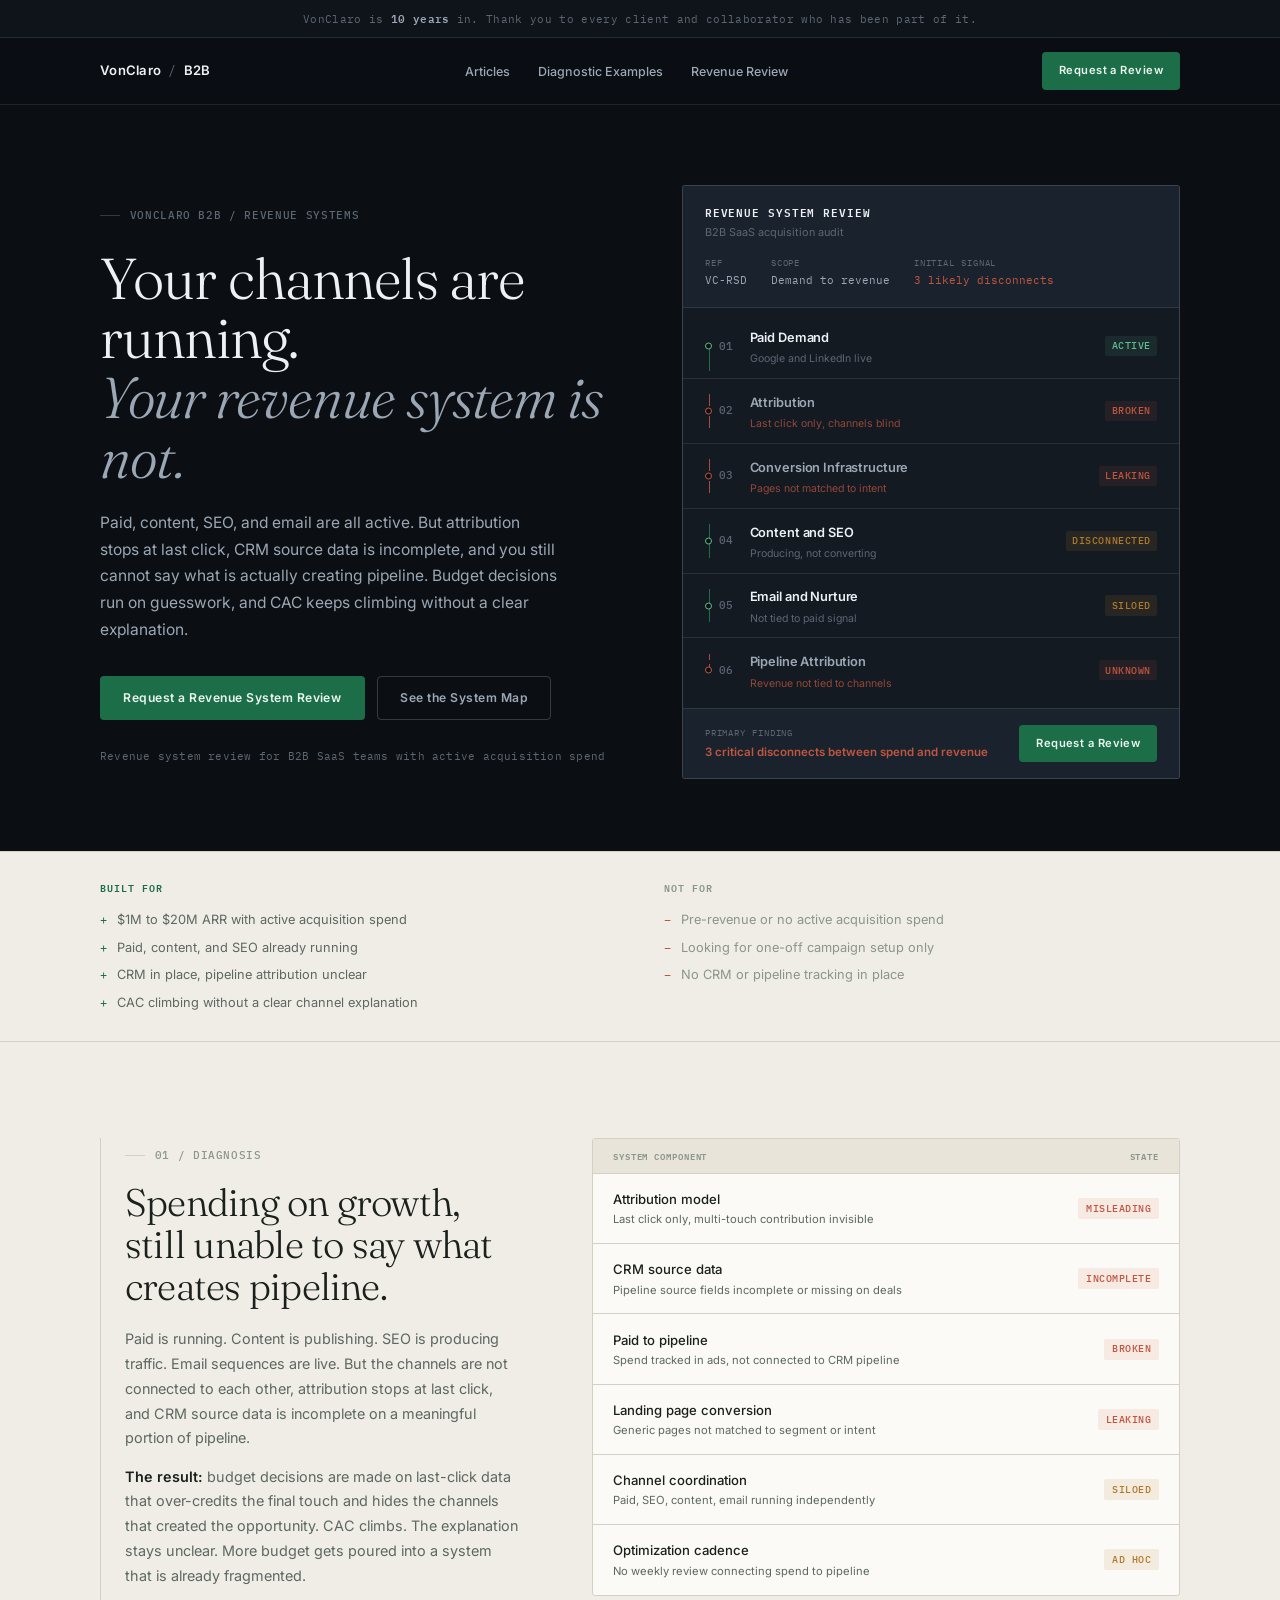
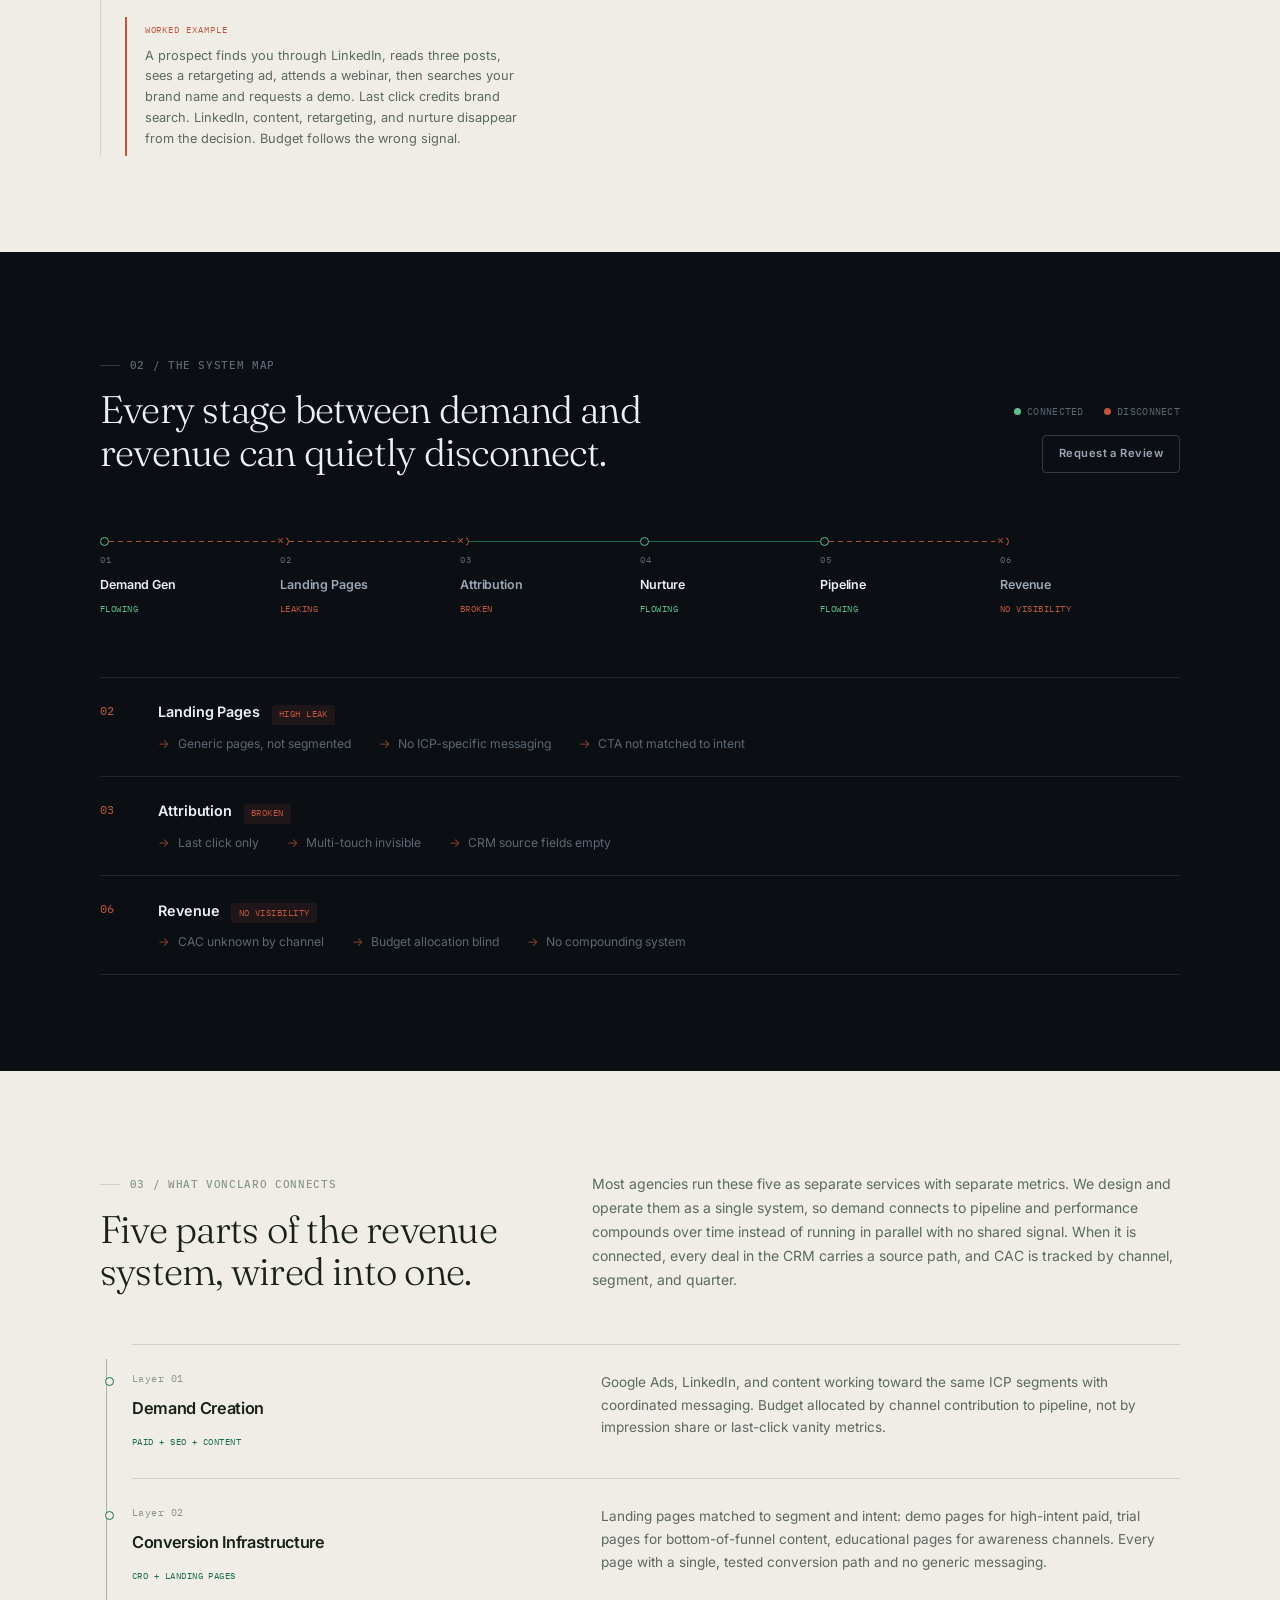
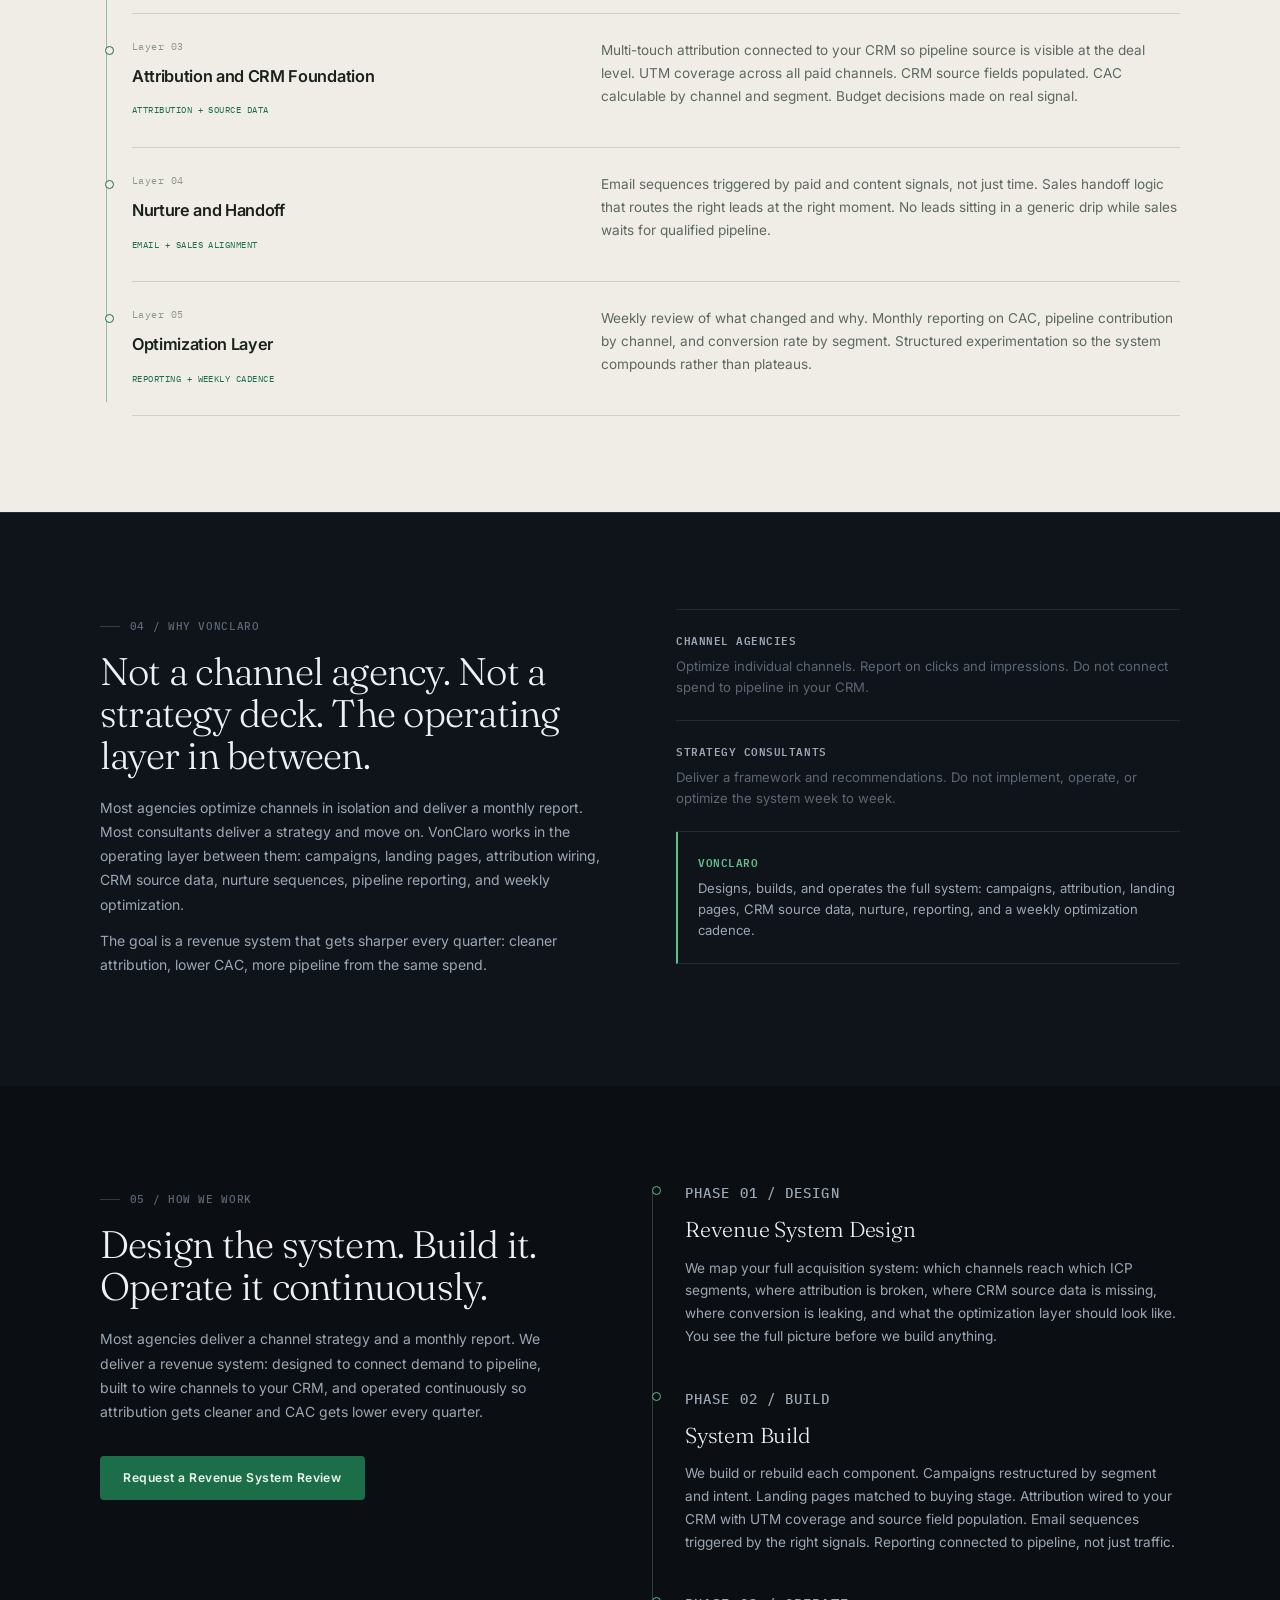
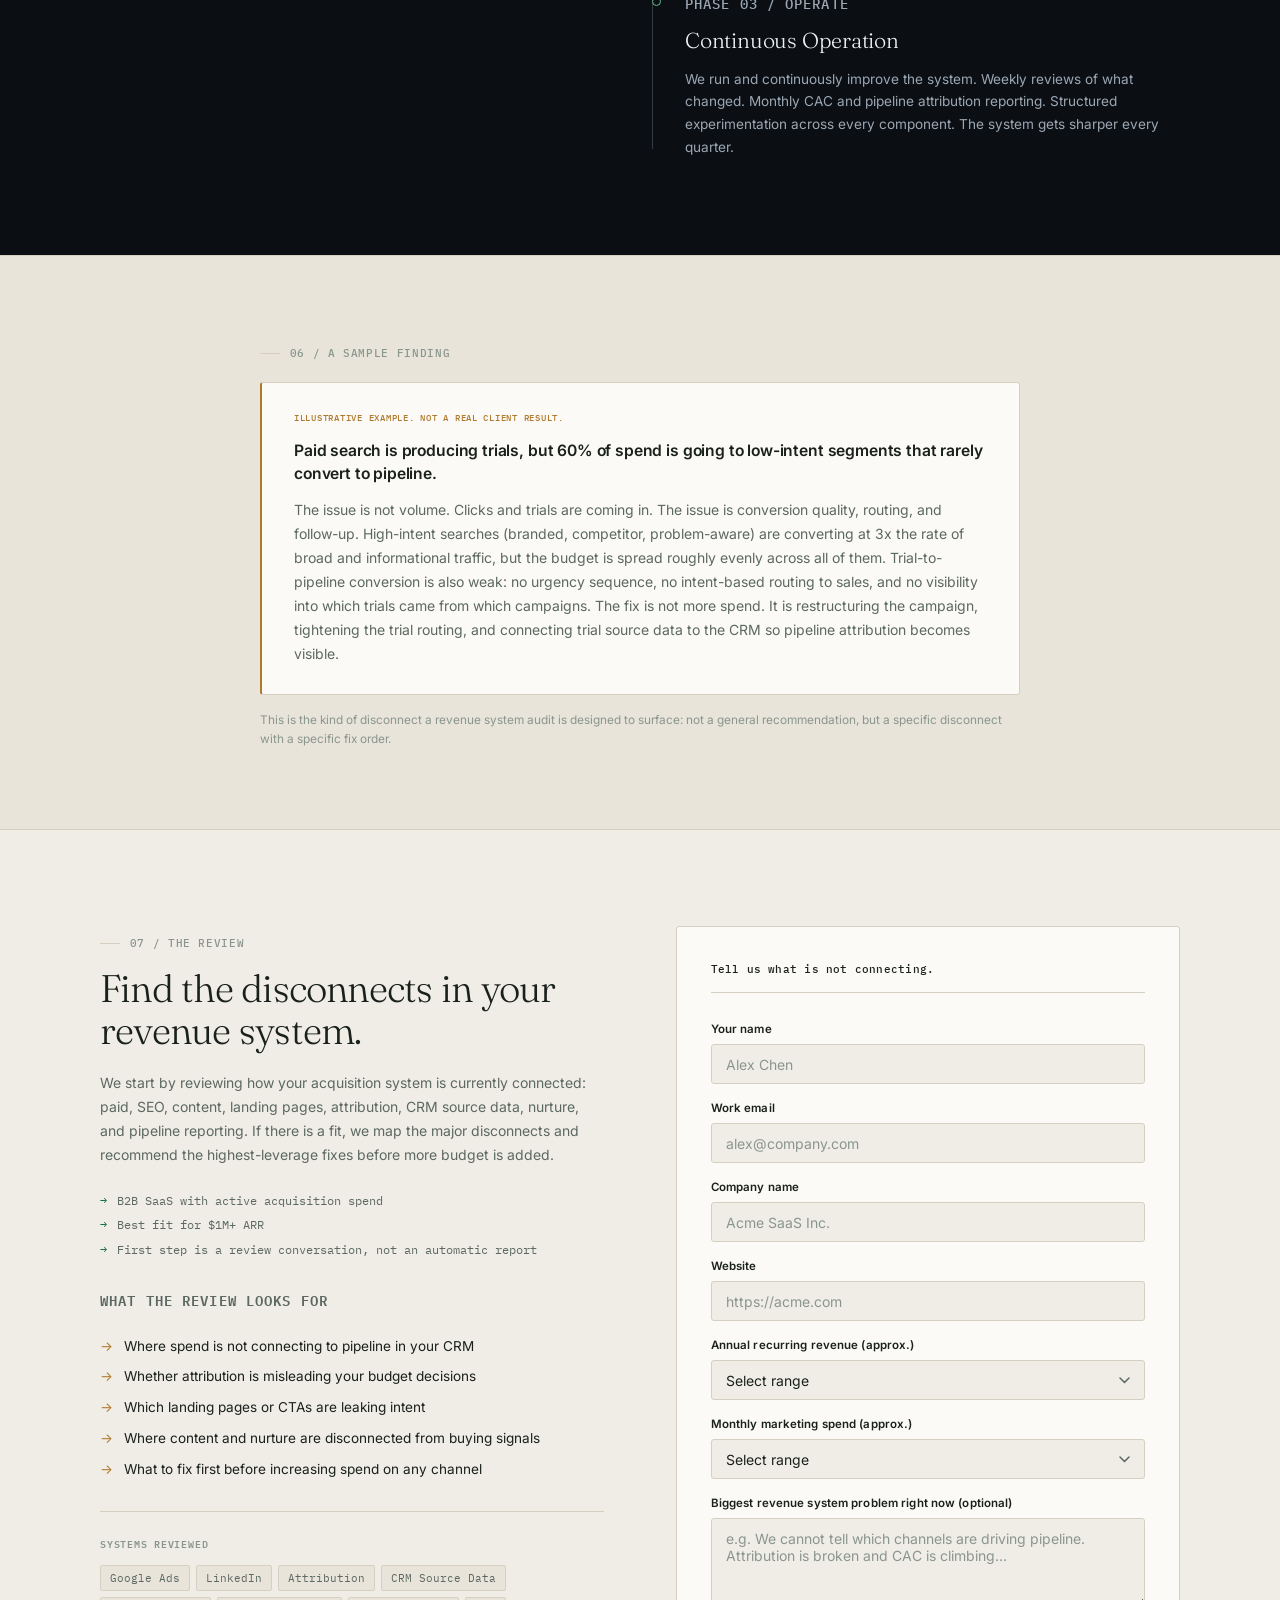
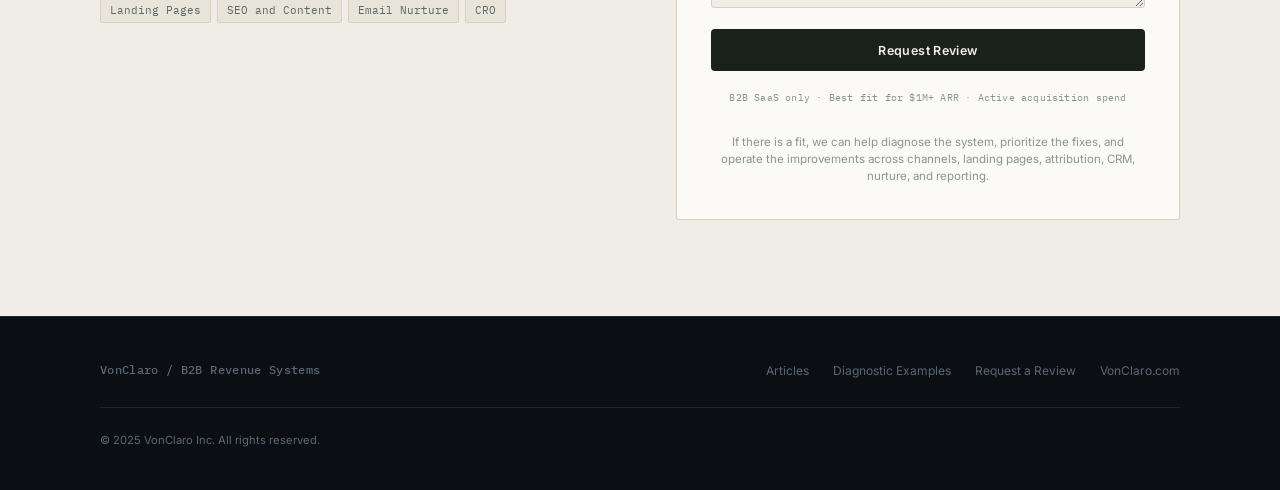
<file: index.html>
<!DOCTYPE html>
<html lang="en">
<head>
  <meta charset="UTF-8" />
  <meta name="viewport" content="width=device-width, initial-scale=1.0" />
  <title>B2B Revenue Systems for SaaS Companies | VonClaro</title>
  <meta name="description" content="VonClaro audits and rebuilds the revenue system behind paid, content, attribution, landing pages, nurture, and CRM so budget decisions are based on pipeline, not guesswork." />
  <link rel="stylesheet" href="/css/content.css" />
  <link rel="icon" href="https://vonclaro.com/favicon.png" />
</head>
<body>
<div class="announcement"><div class="container"><p class="announcement__text">VonClaro is <strong>10 years</strong> in. Thank you to every client and collaborator who has been part of it.</p></div></div>

<nav class="nav">
  <div class="container">
    <div class="nav__inner">
      <a href="/" class="nav__logo">VonClaro <span class="nav__logo-sep">/</span> B2B</a>
      <ul class="nav__links">
        <li><a href="/articles/">Articles</a></li>
        <li><a href="/case-studies/">Diagnostic Examples</a></li>
        <li><a href="#audit">Revenue Review</a></li>
      </ul>
      <a href="#audit" class="btn btn--primary btn--sm">Request a Review</a>
    </div>
  </div>
</nav>

<!-- HERO -->
<section class="hero">
  <div class="container">
    <div class="hero__grid">
      <div class="hero__copy">
        <div class="hero__kicker"><span class="sec-mark sec-mark--dark">VonClaro B2B / Revenue Systems</span></div>
        <h1 class="hero__h1">Your channels are running.<br><em>Your revenue system is not.</em></h1>
        <p class="hero__sub">Paid, content, SEO, and email are all active. But attribution stops at last click, CRM source data is incomplete, and you still cannot say what is actually creating pipeline. Budget decisions run on guesswork, and CAC keeps climbing without a clear explanation.</p>
        <div class="hero__actions">
          <a href="#audit" class="btn btn--primary">Request a Revenue System Review</a>
          <a href="#sysmap" class="btn btn--ghost">See the System Map</a>
        </div>
        <p class="hero__trust">Revenue system review for B2B SaaS teams with active acquisition spend</p>
      </div>

      <!-- Annotated revenue audit artifact -->
      <aside class="audit-doc" aria-label="Revenue system diagnostic example">
        <div class="audit-doc__head">
          <div class="audit-doc__title">
            <span class="audit-doc__kicker">Revenue System Review</span>
            <span class="audit-doc__scope">B2B SaaS acquisition audit</span>
          </div>
          <dl class="audit-doc__meta">
            <div><dt>Ref</dt><dd>VC-RSD</dd></div>
            <div><dt>Scope</dt><dd>Demand to revenue</dd></div>
            <div><dt>Initial signal</dt><dd class="is-leak">3 likely disconnects</dd></div>
          </dl>
        </div>
        <ol class="ledger">
          <li class="ledger__row">
            <span class="ledger__code">01</span>
            <span><span class="ledger__name">Paid Demand</span><span class="ledger__note">Google and LinkedIn live</span></span>
            <span class="ledger__state ledger__state--ok">Active</span>
          </li>
          <li class="ledger__row ledger__row--leak ledger__row--break">
            <span class="ledger__code">02</span>
            <span><span class="ledger__name">Attribution</span><span class="ledger__note">Last click only, channels blind</span></span>
            <span class="ledger__state ledger__state--leak">Broken</span>
          </li>
          <li class="ledger__row ledger__row--leak ledger__row--break">
            <span class="ledger__code">03</span>
            <span><span class="ledger__name">Conversion Infrastructure</span><span class="ledger__note">Pages not matched to intent</span></span>
            <span class="ledger__state ledger__state--leak">Leaking</span>
          </li>
          <li class="ledger__row">
            <span class="ledger__code">04</span>
            <span><span class="ledger__name">Content and SEO</span><span class="ledger__note">Producing, not converting</span></span>
            <span class="ledger__state ledger__state--warn">Disconnected</span>
          </li>
          <li class="ledger__row">
            <span class="ledger__code">05</span>
            <span><span class="ledger__name">Email and Nurture</span><span class="ledger__note">Not tied to paid signal</span></span>
            <span class="ledger__state ledger__state--warn">Siloed</span>
          </li>
          <li class="ledger__row ledger__row--leak ledger__row--break">
            <span class="ledger__code">06</span>
            <span><span class="ledger__name">Pipeline Attribution</span><span class="ledger__note">Revenue not tied to channels</span></span>
            <span class="ledger__state ledger__state--leak">Unknown</span>
          </li>
        </ol>
        <div class="audit-doc__foot">
          <div class="audit-doc__finding">
            <span class="audit-doc__finding-label">Primary finding</span>
            <span class="audit-doc__finding-val">3 critical disconnects between spend and revenue</span>
          </div>
          <a href="#audit" class="btn btn--primary btn--sm">Request a Review</a>
        </div>
      </aside>
    </div>
  </div>
</section>

<!-- QUALIFIER BAND -->
<div class="qual">
  <div class="container">
    <div class="qual__grid">
      <div>
        <p class="qual__head qual__head--fit">Built for</p>
        <ul class="qual__list qual__list--fit">
          <li>$1M to $20M ARR with active acquisition spend</li>
          <li>Paid, content, and SEO already running</li>
          <li>CRM in place, pipeline attribution unclear</li>
          <li>CAC climbing without a clear channel explanation</li>
        </ul>
      </div>
      <div>
        <p class="qual__head qual__head--not">Not for</p>
        <ul class="qual__list qual__list--not">
          <li>Pre-revenue or no active acquisition spend</li>
          <li>Looking for one-off campaign setup only</li>
          <li>No CRM or pipeline tracking in place</li>
        </ul>
      </div>
    </div>
  </div>
</div>

<!-- DIAGNOSIS -->
<section class="diag">
  <div class="container">
    <div class="diag__inner">
      <div class="diag__rail">
        <span class="sec-mark sec-mark--light">01 / Diagnosis</span>
        <h2>Spending on growth, still unable to say what creates pipeline.</h2>
        <p>Paid is running. Content is publishing. SEO is producing traffic. Email sequences are live. But the channels are not connected to each other, attribution stops at last click, and CRM source data is incomplete on a meaningful portion of pipeline.</p>
        <p><strong>The result:</strong> budget decisions are made on last-click data that over-credits the final touch and hides the channels that created the opportunity. CAC climbs. The explanation stays unclear. More budget gets poured into a system that is already fragmented.</p>
        <div class="diag__note">
          <span class="mono">Worked example</span>
          <p>A prospect finds you through LinkedIn, reads three posts, sees a retargeting ad, attends a webinar, then searches your brand name and requests a demo. Last click credits brand search. LinkedIn, content, retargeting, and nurture disappear from the decision. Budget follows the wrong signal.</p>
        </div>
      </div>
      <div class="dtable">
        <div class="dtable__head"><span>System component</span><span>State</span></div>
        <div class="drow">
          <div><div class="drow__label">Attribution model</div><div class="drow__sub">Last click only, multi-touch contribution invisible</div></div>
          <span class="dflag dflag--leak">Misleading</span>
        </div>
        <div class="drow">
          <div><div class="drow__label">CRM source data</div><div class="drow__sub">Pipeline source fields incomplete or missing on deals</div></div>
          <span class="dflag dflag--leak">Incomplete</span>
        </div>
        <div class="drow">
          <div><div class="drow__label">Paid to pipeline</div><div class="drow__sub">Spend tracked in ads, not connected to CRM pipeline</div></div>
          <span class="dflag dflag--leak">Broken</span>
        </div>
        <div class="drow">
          <div><div class="drow__label">Landing page conversion</div><div class="drow__sub">Generic pages not matched to segment or intent</div></div>
          <span class="dflag dflag--leak">Leaking</span>
        </div>
        <div class="drow">
          <div><div class="drow__label">Channel coordination</div><div class="drow__sub">Paid, SEO, content, email running independently</div></div>
          <span class="dflag dflag--warn">Siloed</span>
        </div>
        <div class="drow">
          <div><div class="drow__label">Optimization cadence</div><div class="drow__sub">No weekly review connecting spend to pipeline</div></div>
          <span class="dflag dflag--warn">Ad hoc</span>
        </div>
      </div>
    </div>
  </div>
</section>

<!-- REVENUE SYSTEM MAP -->
<section class="sysmap" id="sysmap">
  <div class="container">
    <div class="sysmap__header">
      <div>
        <span class="sec-mark sec-mark--dark">02 / The System Map</span>
        <h2>Every stage between demand and revenue can quietly disconnect.</h2>
      </div>
      <div class="sysmap__header-right">
        <div class="sysmap__legend">
          <span class="legend-item"><span class="legend-dot legend-dot--ok"></span>Connected</span>
          <span class="legend-item"><span class="legend-dot legend-dot--leak"></span>Disconnect</span>
        </div>
        <a href="#audit" class="btn btn--ghost btn--sm">Request a Review</a>
      </div>
    </div>

    <div class="flowbar">
      <div class="fstation fstation--break">
        <div class="fstation__top"><span class="fstation__dot"></span><span class="fbreak">&#215;</span></div>
        <span class="fstation__code">01</span>
        <span class="fstation__name">Demand Gen</span>
        <span class="fstation__state fstation__state--ok">Flowing</span>
      </div>
      <div class="fstation fstation--leak fstation--break">
        <div class="fstation__top"><span class="fstation__dot"></span><span class="fbreak">&#215;</span></div>
        <span class="fstation__code">02</span>
        <span class="fstation__name">Landing Pages</span>
        <span class="fstation__state fstation__state--leak">Leaking</span>
      </div>
      <div class="fstation fstation--leak">
        <div class="fstation__top"><span class="fstation__dot"></span></div>
        <span class="fstation__code">03</span>
        <span class="fstation__name">Attribution</span>
        <span class="fstation__state fstation__state--leak">Broken</span>
      </div>
      <div class="fstation">
        <div class="fstation__top"><span class="fstation__dot"></span></div>
        <span class="fstation__code">04</span>
        <span class="fstation__name">Nurture</span>
        <span class="fstation__state fstation__state--ok">Flowing</span>
      </div>
      <div class="fstation fstation--break">
        <div class="fstation__top"><span class="fstation__dot"></span><span class="fbreak">&#215;</span></div>
        <span class="fstation__code">05</span>
        <span class="fstation__name">Pipeline</span>
        <span class="fstation__state fstation__state--ok">Flowing</span>
      </div>
      <div class="fstation fstation--leak">
        <div class="fstation__top"><span class="fstation__dot"></span></div>
        <span class="fstation__code">06</span>
        <span class="fstation__name">Revenue</span>
        <span class="fstation__state fstation__state--leak">No visibility</span>
      </div>
    </div>

    <div class="findings">
      <div class="finding">
        <span class="finding__code">02</span>
        <div>
          <div class="finding__head"><span class="finding__name">Landing Pages</span><span class="finding__tag">High leak</span></div>
          <ul class="finding__pts">
            <li>Generic pages, not segmented</li>
            <li>No ICP-specific messaging</li>
            <li>CTA not matched to intent</li>
          </ul>
        </div>
      </div>
      <div class="finding">
        <span class="finding__code">03</span>
        <div>
          <div class="finding__head"><span class="finding__name">Attribution</span><span class="finding__tag">Broken</span></div>
          <ul class="finding__pts">
            <li>Last click only</li>
            <li>Multi-touch invisible</li>
            <li>CRM source fields empty</li>
          </ul>
        </div>
      </div>
      <div class="finding">
        <span class="finding__code">06</span>
        <div>
          <div class="finding__head"><span class="finding__name">Revenue</span><span class="finding__tag">No visibility</span></div>
          <ul class="finding__pts">
            <li>CAC unknown by channel</li>
            <li>Budget allocation blind</li>
            <li>No compounding system</li>
          </ul>
        </div>
      </div>
    </div>
  </div>
</section>

<!-- OPERATING SYSTEM (what we fix) -->
<section class="opsys">
  <div class="container">
    <div class="opsys__top">
      <div>
        <span class="sec-mark sec-mark--light">03 / What VonClaro Connects</span>
        <h2>Five parts of the revenue system, wired into one.</h2>
      </div>
      <p>Most agencies run these five as separate services with separate metrics. We design and operate them as a single system, so demand connects to pipeline and performance compounds over time instead of running in parallel with no shared signal. When it is connected, every deal in the CRM carries a source path, and CAC is tracked by channel, segment, and quarter.</p>
    </div>
    <div class="opsys__stack">
      <div class="layer">
        <div>
          <span class="layer__code">Layer 01</span>
          <p class="layer__title">Demand Creation</p>
          <span class="layer__tag">Paid + SEO + Content</span>
        </div>
        <p class="layer__desc">Google Ads, LinkedIn, and content working toward the same ICP segments with coordinated messaging. Budget allocated by channel contribution to pipeline, not by impression share or last-click vanity metrics.</p>
      </div>
      <div class="layer">
        <div>
          <span class="layer__code">Layer 02</span>
          <p class="layer__title">Conversion Infrastructure</p>
          <span class="layer__tag">CRO + Landing Pages</span>
        </div>
        <p class="layer__desc">Landing pages matched to segment and intent: demo pages for high-intent paid, trial pages for bottom-of-funnel content, educational pages for awareness channels. Every page with a single, tested conversion path and no generic messaging.</p>
      </div>
      <div class="layer">
        <div>
          <span class="layer__code">Layer 03</span>
          <p class="layer__title">Attribution and CRM Foundation</p>
          <span class="layer__tag">Attribution + Source Data</span>
        </div>
        <p class="layer__desc">Multi-touch attribution connected to your CRM so pipeline source is visible at the deal level. UTM coverage across all paid channels. CRM source fields populated. CAC calculable by channel and segment. Budget decisions made on real signal.</p>
      </div>
      <div class="layer">
        <div>
          <span class="layer__code">Layer 04</span>
          <p class="layer__title">Nurture and Handoff</p>
          <span class="layer__tag">Email + Sales Alignment</span>
        </div>
        <p class="layer__desc">Email sequences triggered by paid and content signals, not just time. Sales handoff logic that routes the right leads at the right moment. No leads sitting in a generic drip while sales waits for qualified pipeline.</p>
      </div>
      <div class="layer">
        <div>
          <span class="layer__code">Layer 05</span>
          <p class="layer__title">Optimization Layer</p>
          <span class="layer__tag">Reporting + Weekly Cadence</span>
        </div>
        <p class="layer__desc">Weekly review of what changed and why. Monthly reporting on CAC, pipeline contribution by channel, and conversion rate by segment. Structured experimentation so the system compounds rather than plateaus.</p>
      </div>
    </div>
  </div>
</section>

<!-- WHY VONCLARO -->
<section class="why">
  <div class="container">
    <div class="why__inner">
      <div class="why__copy">
        <span class="sec-mark sec-mark--dark">04 / Why VonClaro</span>
        <h2>Not a channel agency. Not a strategy deck. The operating layer in between.</h2>
        <p>Most agencies optimize channels in isolation and deliver a monthly report. Most consultants deliver a strategy and move on. VonClaro works in the operating layer between them: campaigns, landing pages, attribution wiring, CRM source data, nurture sequences, pipeline reporting, and weekly optimization.</p>
        <p>The goal is a revenue system that gets sharper every quarter: cleaner attribution, lower CAC, more pipeline from the same spend.</p>
      </div>
      <div class="cmp">
        <div class="cmp__row">
          <p class="cmp__label">Channel agencies</p>
          <p class="cmp__desc">Optimize individual channels. Report on clicks and impressions. Do not connect spend to pipeline in your CRM.</p>
        </div>
        <div class="cmp__row">
          <p class="cmp__label">Strategy consultants</p>
          <p class="cmp__desc">Deliver a framework and recommendations. Do not implement, operate, or optimize the system week to week.</p>
        </div>
        <div class="cmp__row cmp__row--vc">
          <p class="cmp__label">VonClaro</p>
          <p class="cmp__desc">Designs, builds, and operates the full system: campaigns, attribution, landing pages, CRM source data, nurture, reporting, and a weekly optimization cadence.</p>
        </div>
      </div>
    </div>
  </div>
</section>

<!-- PROCESS -->
<section class="process">
  <div class="container">
    <div class="process__inner">
      <div class="process__intro">
        <span class="sec-mark sec-mark--dark">05 / How We Work</span>
        <h2>Design the system. Build it. Operate it continuously.</h2>
        <p>Most agencies deliver a channel strategy and a monthly report. We deliver a revenue system: designed to connect demand to pipeline, built to wire channels to your CRM, and operated continuously so attribution gets cleaner and CAC gets lower every quarter.</p>
        <a href="#audit" class="btn btn--primary">Request a Revenue System Review</a>
      </div>
      <div class="process__timeline">
        <div class="phase">
          <p class="phase__label">Phase 01 / Design</p>
          <h3>Revenue System Design</h3>
          <p>We map your full acquisition system: which channels reach which ICP segments, where attribution is broken, where CRM source data is missing, where conversion is leaking, and what the optimization layer should look like. You see the full picture before we build anything.</p>
        </div>
        <div class="phase">
          <p class="phase__label">Phase 02 / Build</p>
          <h3>System Build</h3>
          <p>We build or rebuild each component. Campaigns restructured by segment and intent. Landing pages matched to buying stage. Attribution wired to your CRM with UTM coverage and source field population. Email sequences triggered by the right signals. Reporting connected to pipeline, not just traffic.</p>
        </div>
        <div class="phase">
          <p class="phase__label">Phase 03 / Operate</p>
          <h3>Continuous Operation</h3>
          <p>We run and continuously improve the system. Weekly reviews of what changed. Monthly CAC and pipeline attribution reporting. Structured experimentation across every component. The system gets sharper every quarter.</p>
        </div>
      </div>
    </div>
  </div>
</section>

<!-- SAMPLE FINDING -->
<section class="sample">
  <div class="container">
    <div class="sample__inner">
      <span class="sec-mark sec-mark--light">06 / A Sample Finding</span>
      <div class="sample__doc">
        <p class="sample__meta">Illustrative example. Not a real client result.</p>
        <p class="sample__claim">Paid search is producing trials, but 60% of spend is going to low-intent segments that rarely convert to pipeline.</p>
        <p class="sample__body">The issue is not volume. Clicks and trials are coming in. The issue is conversion quality, routing, and follow-up. High-intent searches (branded, competitor, problem-aware) are converting at 3x the rate of broad and informational traffic, but the budget is spread roughly evenly across all of them. Trial-to-pipeline conversion is also weak: no urgency sequence, no intent-based routing to sales, and no visibility into which trials came from which campaigns. The fix is not more spend. It is restructuring the campaign, tightening the trial routing, and connecting trial source data to the CRM so pipeline attribution becomes visible.</p>
      </div>
      <p class="sample__foot">This is the kind of disconnect a revenue system audit is designed to surface: not a general recommendation, but a specific disconnect with a specific fix order.</p>
    </div>
  </div>
</section>

<!-- AUDIT FORM -->
<section class="audit" id="audit">
  <div class="container">
    <div class="audit__inner">
      <div class="audit__copy">
        <span class="sec-mark sec-mark--light">07 / The Review</span>
        <h2>Find the disconnects in your revenue system.</h2>
        <p>We start by reviewing how your acquisition system is currently connected: paid, SEO, content, landing pages, attribution, CRM source data, nurture, and pipeline reporting. If there is a fit, we map the major disconnects and recommend the highest-leverage fixes before more budget is added.</p>
        <ul class="audit__terms">
          <li>B2B SaaS with active acquisition spend</li>
          <li>Best fit for $1M+ ARR</li>
          <li>First step is a review conversation, not an automatic report</li>
        </ul>
        <p class="audit__deliver-label">What the review looks for</p>
        <ul class="audit__list">
          <li>Where spend is not connecting to pipeline in your CRM</li>
          <li>Whether attribution is misleading your budget decisions</li>
          <li>Which landing pages or CTAs are leaking intent</li>
          <li>Where content and nurture are disconnected from buying signals</li>
          <li>What to fix first before increasing spend on any channel</li>
        </ul>
        <div class="audit__coverage">
          <p class="audit__coverage-label">Systems reviewed</p>
          <div class="audit__chips">
            <span class="chip">Google Ads</span>
            <span class="chip">LinkedIn</span>
            <span class="chip">Attribution</span>
            <span class="chip">CRM Source Data</span>
            <span class="chip">Landing Pages</span>
            <span class="chip">SEO and Content</span>
            <span class="chip">Email Nurture</span>
            <span class="chip">CRO</span>
          </div>
        </div>
      </div>
      <div>
        <form class="audit-form" name="b2b-revenue-audit" method="POST" data-netlify="true" action="/thank-you.html">
          <input type="hidden" name="form-name" value="b2b-revenue-audit" />
          <p class="audit-form__lead">Tell us what is not connecting.</p>
          <div class="form-group">
            <label for="name">Your name</label>
            <input type="text" id="name" name="name" placeholder="Alex Chen" required />
          </div>
          <div class="form-group">
            <label for="email">Work email</label>
            <input type="email" id="email" name="email" placeholder="alex@company.com" required />
          </div>
          <div class="form-group">
            <label for="company">Company name</label>
            <input type="text" id="company" name="company" placeholder="Acme SaaS Inc." required />
          </div>
          <div class="form-group">
            <label for="website">Website</label>
            <input type="url" id="website" name="website" placeholder="https://acme.com" />
          </div>
          <div class="form-group">
            <label for="arr">Annual recurring revenue (approx.)</label>
            <select id="arr" name="arr" required>
              <option value="" disabled selected>Select range</option>
              <option value="under-1m">Under $1M ARR</option>
              <option value="1m-5m">$1M to $5M ARR</option>
              <option value="5m-20m">$5M to $20M ARR</option>
              <option value="20m-plus">$20M+ ARR</option>
            </select>
          </div>
          <div class="form-group">
            <label for="budget">Monthly marketing spend (approx.)</label>
            <select id="budget" name="budget" required>
              <option value="" disabled selected>Select range</option>
              <option value="under-10k">Under $10,000/mo</option>
              <option value="10k-30k">$10,000 to $30,000/mo</option>
              <option value="30k-100k">$30,000 to $100,000/mo</option>
              <option value="100k-plus">$100,000+/mo</option>
            </select>
          </div>
          <div class="form-group">
            <label for="problem">Biggest revenue system problem right now (optional)</label>
            <textarea id="problem" name="problem" placeholder="e.g. We cannot tell which channels are driving pipeline. Attribution is broken and CAC is climbing..."></textarea>
          </div>
          <button type="submit" class="form-submit-btn">Request Review</button>
          <p class="form-note">B2B SaaS only &middot; Best fit for $1M+ ARR &middot; Active acquisition spend</p>
          <p class="form-fine">If there is a fit, we can help diagnose the system, prioritize the fixes, and operate the improvements across channels, landing pages, attribution, CRM, nurture, and reporting.</p>
        </form>
      </div>
    </div>
  </div>
</section>

<footer class="footer">
  <div class="container">
    <div class="footer__inner">
      <span class="footer__brand">VonClaro / B2B Revenue Systems</span>
      <ul class="footer__links">
        <li><a href="/articles/">Articles</a></li>
        <li><a href="/case-studies/">Diagnostic Examples</a></li>
        <li><a href="/#audit">Request a Review</a></li>
        <li><a href="https://vonclaro.com">VonClaro.com</a></li>
      </ul>
    </div>
    <p class="footer__copy">&copy; 2025 VonClaro Inc. All rights reserved.</p>
  </div>
</footer>

</body>
</html>
</file>
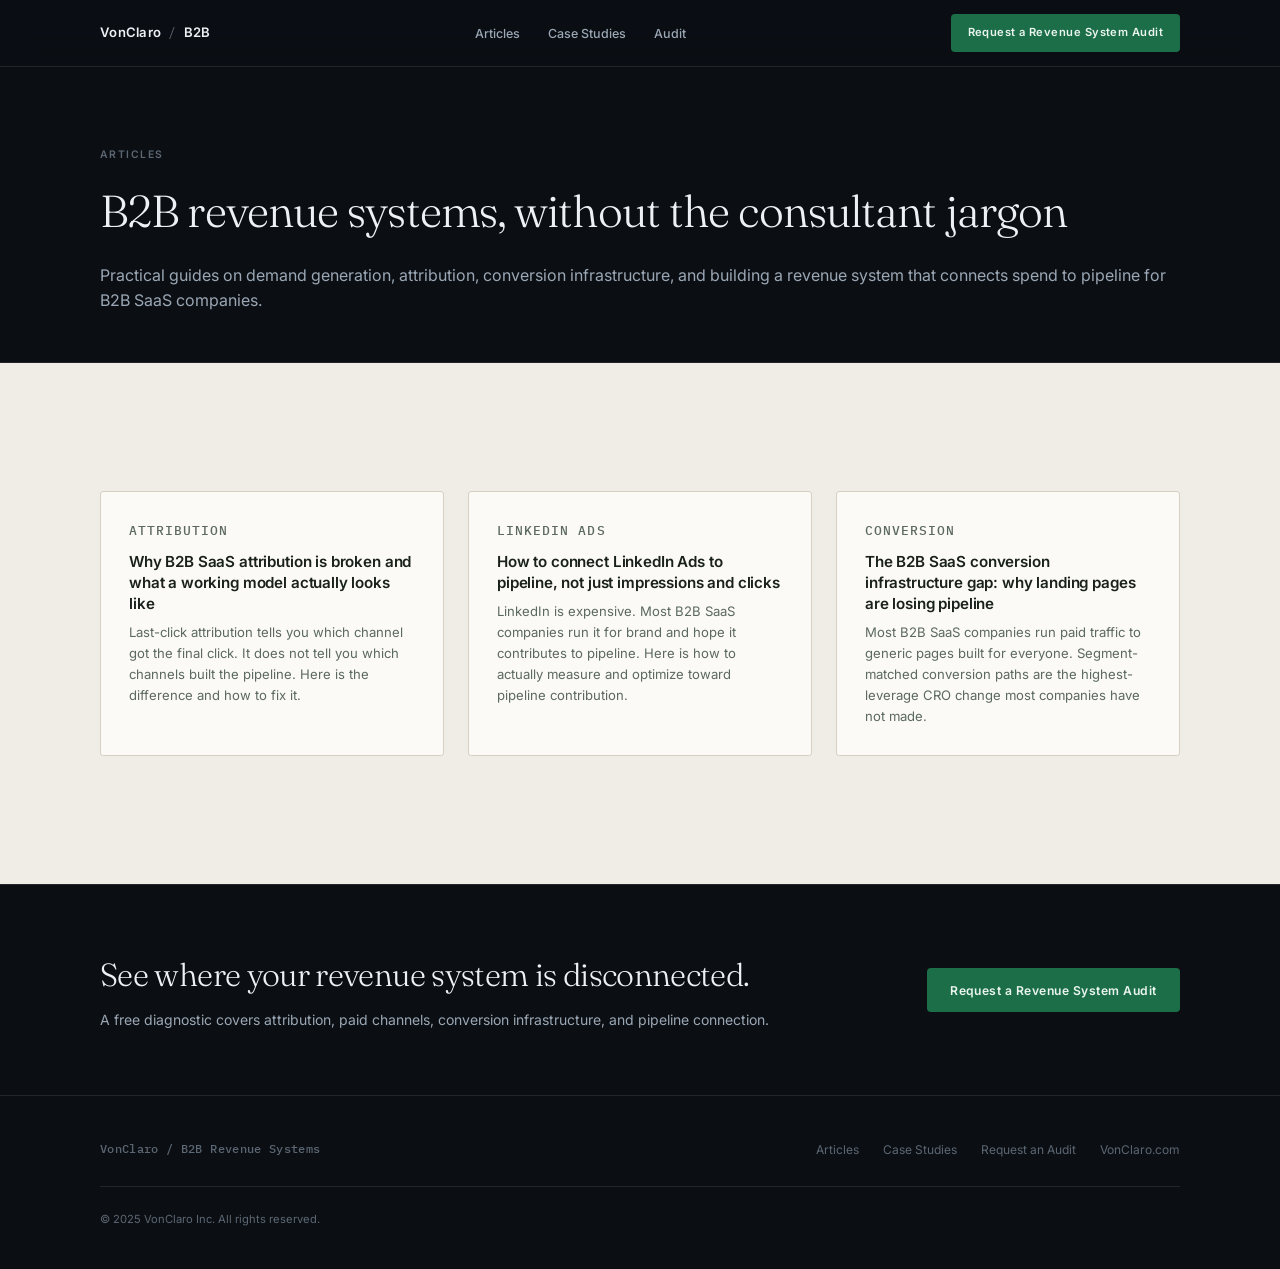
<file: articles/index.html>
<!DOCTYPE html>
<html lang="en">
<head>
  <meta charset="UTF-8" />
  <meta name="viewport" content="width=device-width, initial-scale=1.0" />
  <title>Articles: B2B Revenue Systems | VonClaro</title>
  <meta name="description" content="Practical guides on B2B SaaS demand generation, attribution, conversion infrastructure, and revenue system design." />
  <link rel="stylesheet" href="/css/content.css" />
  <link rel="icon" href="https://vonclaro.com/favicon.png" />
</head>
<body>
<nav class="nav">
  <div class="container">
    <div class="nav__inner">
      <a href="/" class="nav__logo">VonClaro <span class="nav__logo-sep">/</span> B2B</a>
      <ul class="nav__links">
        <li><a href="/articles/">Articles</a></li>
        <li><a href="/case-studies/">Case Studies</a></li>
        <li><a href="/#audit">Audit</a></li>
      </ul>
      <a href="/#audit" class="btn btn--primary btn--sm">Request a Revenue System Audit</a>
    </div>
  </div>
</nav>

<div class="hub-hero">
  <div class="container">
    <span class="eyebrow eyebrow--subtle" style="display:block;margin-bottom:0.75rem;">Articles</span>
    <h1>B2B revenue systems, without the consultant jargon</h1>
    <p style="margin-top:1rem;">Practical guides on demand generation, attribution, conversion infrastructure, and building a revenue system that connects spend to pipeline for B2B SaaS companies.</p>
  </div>
</div>

<div style="background:var(--lt-bg);padding:4rem 0;">
  <div class="container">
    <div class="hub-grid">
      <a href="/articles/b2b-attribution-broken.html" class="article-card">
        <p class="article-card__tag">Attribution</p>
        <h3>Why B2B SaaS attribution is broken and what a working model actually looks like</h3>
        <p>Last-click attribution tells you which channel got the final click. It does not tell you which channels built the pipeline. Here is the difference and how to fix it.</p>
      </a>
      <a href="/articles/b2b-linkedin-ads-pipeline.html" class="article-card">
        <p class="article-card__tag">LinkedIn Ads</p>
        <h3>How to connect LinkedIn Ads to pipeline, not just impressions and clicks</h3>
        <p>LinkedIn is expensive. Most B2B SaaS companies run it for brand and hope it contributes to pipeline. Here is how to actually measure and optimize toward pipeline contribution.</p>
      </a>
      <a href="/articles/b2b-conversion-infrastructure.html" class="article-card">
        <p class="article-card__tag">Conversion</p>
        <h3>The B2B SaaS conversion infrastructure gap: why landing pages are losing pipeline</h3>
        <p>Most B2B SaaS companies run paid traffic to generic pages built for everyone. Segment-matched conversion paths are the highest-leverage CRO change most companies have not made.</p>
      </a>
    </div>
  </div>
</div>

<section style="background:var(--vc-bg);padding:4rem 0;border-top:1px solid var(--vc-border);">
  <div class="container" style="display:flex;justify-content:space-between;align-items:center;flex-wrap:wrap;gap:2rem;">
    <div>
      <h2 style="font-family:var(--font-disp);font-weight:300;font-size:clamp(1.5rem,2.5vw,2rem);color:var(--vc-text);letter-spacing:-0.02em;">See where your revenue system is disconnected.</h2>
      <p style="font-size:0.875rem;color:var(--vc-text-muted);margin-top:0.5rem;">A free diagnostic covers attribution, paid channels, conversion infrastructure, and pipeline connection.</p>
    </div>
    <a href="/#audit" class="btn btn--primary">Request a Revenue System Audit</a>
  </div>
</section>

<footer class="footer">
  <div class="container">
    <div class="footer__inner">
      <span class="footer__brand">VonClaro / B2B Revenue Systems</span>
      <ul class="footer__links">
        <li><a href="/articles/">Articles</a></li>
        <li><a href="/case-studies/">Case Studies</a></li>
        <li><a href="/#audit">Request an Audit</a></li>
        <li><a href="https://vonclaro.com">VonClaro.com</a></li>
      </ul>
    </div>
    <p class="footer__copy">&copy; 2025 VonClaro Inc. All rights reserved.</p>
  </div>
</footer>
</body>
</html>
</file>
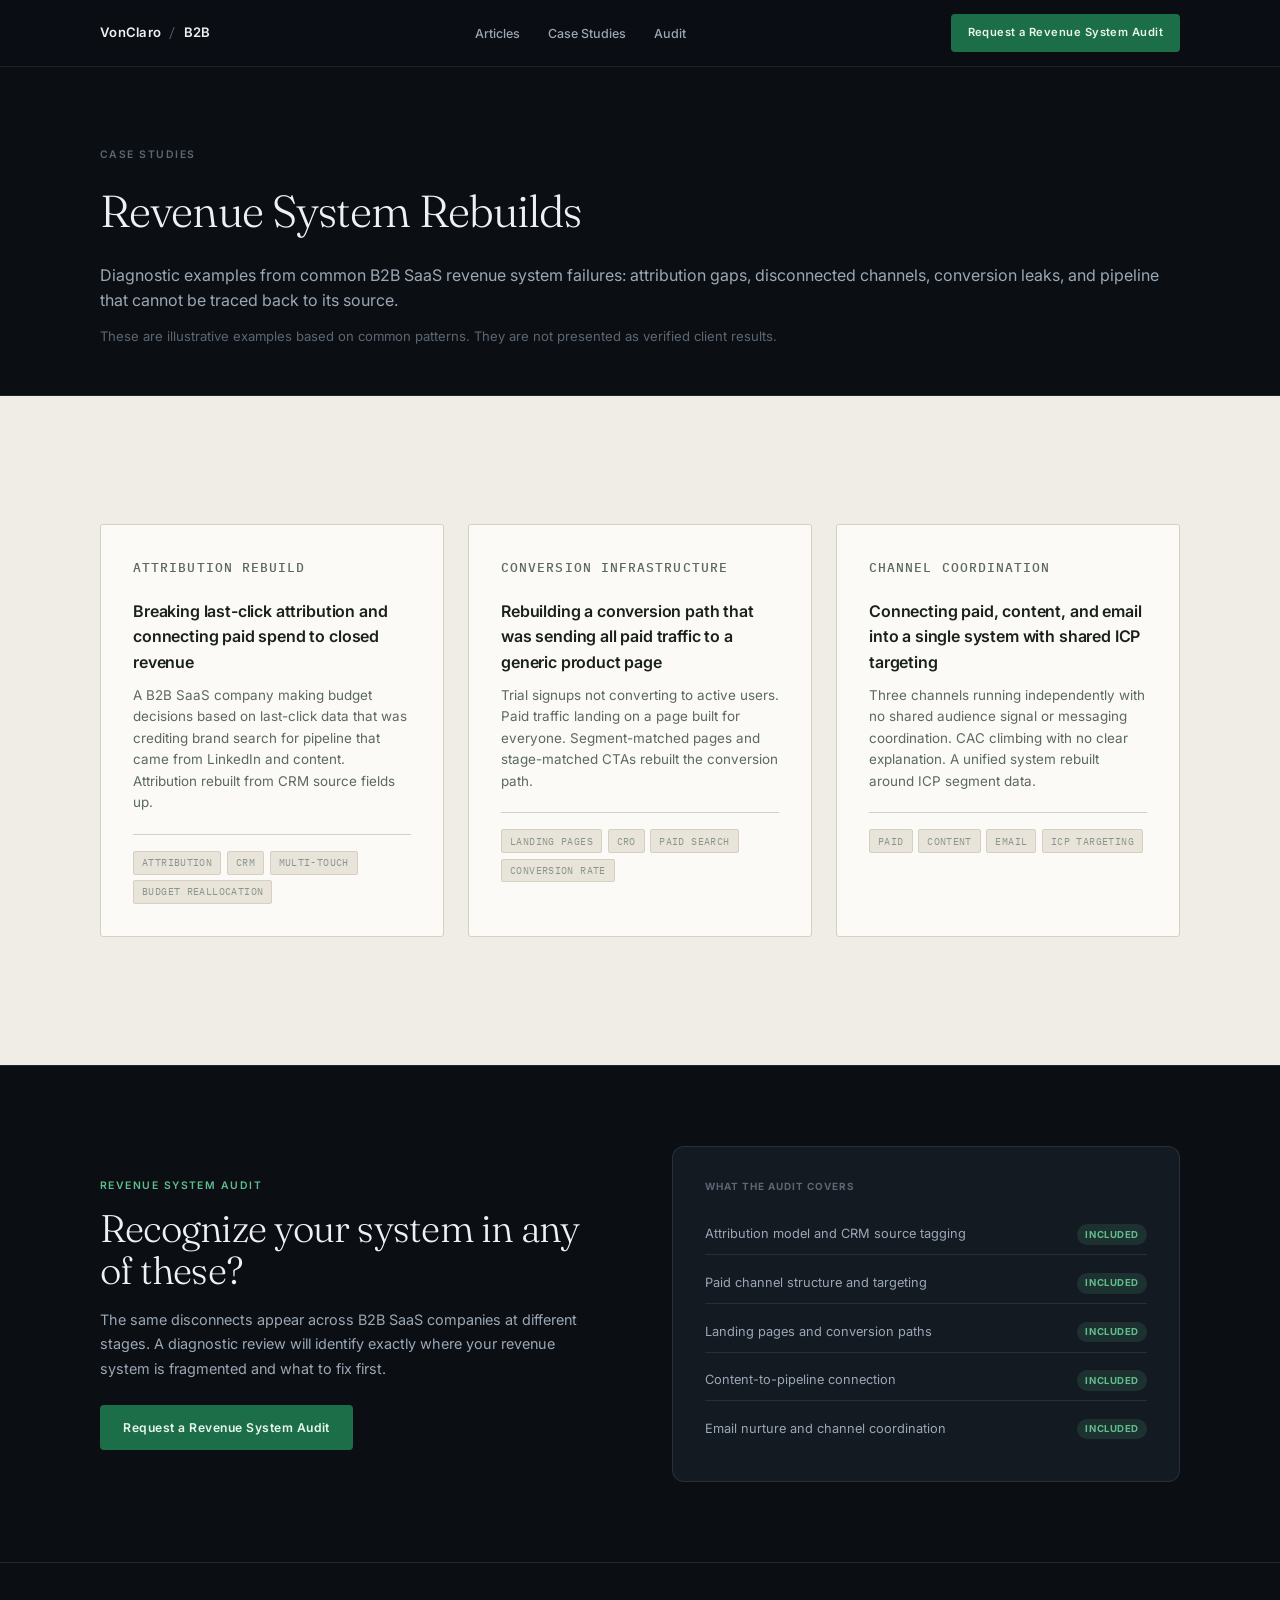
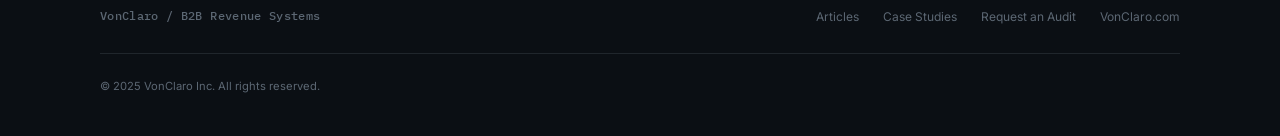
<file: case-studies/index.html>
<!DOCTYPE html>
<html lang="en">
<head>
  <meta charset="UTF-8" />
  <meta name="viewport" content="width=device-width, initial-scale=1.0" />
  <title>Revenue System Rebuilds: Case Studies | VonClaro B2B</title>
  <meta name="description" content="Diagnostic examples from common B2B SaaS revenue system failures. Attribution gaps, disconnected channels, conversion leaks, and pipeline attribution problems." />
  <link rel="stylesheet" href="/css/content.css" />
  <link rel="icon" href="https://vonclaro.com/favicon.png" />
</head>
<body>
<nav class="nav">
  <div class="container">
    <div class="nav__inner">
      <a href="/" class="nav__logo">VonClaro <span class="nav__logo-sep">/</span> B2B</a>
      <ul class="nav__links">
        <li><a href="/articles/">Articles</a></li>
        <li><a href="/case-studies/">Case Studies</a></li>
        <li><a href="/#audit">Audit</a></li>
      </ul>
      <a href="/#audit" class="btn btn--primary btn--sm">Request a Revenue System Audit</a>
    </div>
  </div>
</nav>

<div class="hub-hero">
  <div class="container">
    <span class="eyebrow eyebrow--subtle" style="display:block;margin-bottom:0.75rem;">Case Studies</span>
    <h1>Revenue System Rebuilds</h1>
    <p style="margin-top:1rem;">Diagnostic examples from common B2B SaaS revenue system failures: attribution gaps, disconnected channels, conversion leaks, and pipeline that cannot be traced back to its source.</p>
    <p style="margin-top:0.75rem;font-size:0.82rem;color:var(--vc-text-subtle);">These are illustrative examples based on common patterns. They are not presented as verified client results.</p>
  </div>
</div>

<div style="background:var(--lt-bg);padding:4rem 0;">
  <div class="container">
    <div class="hub-grid">
      <a href="/case-studies/saas-attribution-rebuild.html" class="cs-card">
        <p class="cs-card__type">Attribution Rebuild</p>
        <h3>Breaking last-click attribution and connecting paid spend to closed revenue</h3>
        <p>A B2B SaaS company making budget decisions based on last-click data that was crediting brand search for pipeline that came from LinkedIn and content. Attribution rebuilt from CRM source fields up.</p>
        <div class="cs-card__tags">
          <span class="cs-card__tag">Attribution</span>
          <span class="cs-card__tag">CRM</span>
          <span class="cs-card__tag">Multi-touch</span>
          <span class="cs-card__tag">Budget reallocation</span>
        </div>
      </a>
      <a href="/case-studies/saas-conversion-rebuild.html" class="cs-card">
        <p class="cs-card__type">Conversion Infrastructure</p>
        <h3>Rebuilding a conversion path that was sending all paid traffic to a generic product page</h3>
        <p>Trial signups not converting to active users. Paid traffic landing on a page built for everyone. Segment-matched pages and stage-matched CTAs rebuilt the conversion path.</p>
        <div class="cs-card__tags">
          <span class="cs-card__tag">Landing pages</span>
          <span class="cs-card__tag">CRO</span>
          <span class="cs-card__tag">Paid search</span>
          <span class="cs-card__tag">Conversion rate</span>
        </div>
      </a>
      <a href="/case-studies/saas-channel-disconnect.html" class="cs-card">
        <p class="cs-card__type">Channel Coordination</p>
        <h3>Connecting paid, content, and email into a single system with shared ICP targeting</h3>
        <p>Three channels running independently with no shared audience signal or messaging coordination. CAC climbing with no clear explanation. A unified system rebuilt around ICP segment data.</p>
        <div class="cs-card__tags">
          <span class="cs-card__tag">Paid</span>
          <span class="cs-card__tag">Content</span>
          <span class="cs-card__tag">Email</span>
          <span class="cs-card__tag">ICP targeting</span>
        </div>
      </a>
    </div>
  </div>
</div>

<section style="background:var(--vc-bg);padding:5rem 0;border-top:1px solid var(--vc-border);">
  <div class="container" style="display:grid;grid-template-columns:1fr 1fr;gap:4rem;align-items:center;">
    <div>
      <span class="eyebrow eyebrow--green" style="display:block;margin-bottom:0.75rem;">Revenue System Audit</span>
      <h2 style="font-family:var(--font-disp);font-weight:300;font-size:clamp(1.75rem,3vw,2.4rem);color:var(--vc-text);letter-spacing:-0.02em;line-height:1.1;margin-bottom:1rem;">Recognize your system in any of these?</h2>
      <p style="font-size:0.9rem;color:var(--vc-text-muted);line-height:1.7;margin-bottom:1.5rem;">The same disconnects appear across B2B SaaS companies at different stages. A diagnostic review will identify exactly where your revenue system is fragmented and what to fix first.</p>
      <a href="/#audit" class="btn btn--primary">Request a Revenue System Audit</a>
    </div>
    <div style="background:var(--vc-surface);border:1px solid var(--vc-border);border-radius:12px;padding:2rem;">
      <p style="font-size:0.62rem;font-weight:700;letter-spacing:0.1em;text-transform:uppercase;color:var(--vc-text-subtle);margin-bottom:1.25rem;">What the audit covers</p>
      <div style="display:flex;flex-direction:column;gap:0.5rem;">
        <div style="display:flex;justify-content:space-between;padding:0.6rem 0;border-bottom:1px solid var(--vc-border);font-size:0.8rem;"><span style="color:var(--vc-text-muted);">Attribution model and CRM source tagging</span><span style="font-size:0.6rem;font-weight:700;letter-spacing:0.06em;text-transform:uppercase;color:var(--vc-green);background:rgba(124,255,178,0.1);padding:0.15rem 0.5rem;border-radius:999px;">Included</span></div>
        <div style="display:flex;justify-content:space-between;padding:0.6rem 0;border-bottom:1px solid var(--vc-border);font-size:0.8rem;"><span style="color:var(--vc-text-muted);">Paid channel structure and targeting</span><span style="font-size:0.6rem;font-weight:700;letter-spacing:0.06em;text-transform:uppercase;color:var(--vc-green);background:rgba(124,255,178,0.1);padding:0.15rem 0.5rem;border-radius:999px;">Included</span></div>
        <div style="display:flex;justify-content:space-between;padding:0.6rem 0;border-bottom:1px solid var(--vc-border);font-size:0.8rem;"><span style="color:var(--vc-text-muted);">Landing pages and conversion paths</span><span style="font-size:0.6rem;font-weight:700;letter-spacing:0.06em;text-transform:uppercase;color:var(--vc-green);background:rgba(124,255,178,0.1);padding:0.15rem 0.5rem;border-radius:999px;">Included</span></div>
        <div style="display:flex;justify-content:space-between;padding:0.6rem 0;border-bottom:1px solid var(--vc-border);font-size:0.8rem;"><span style="color:var(--vc-text-muted);">Content-to-pipeline connection</span><span style="font-size:0.6rem;font-weight:700;letter-spacing:0.06em;text-transform:uppercase;color:var(--vc-green);background:rgba(124,255,178,0.1);padding:0.15rem 0.5rem;border-radius:999px;">Included</span></div>
        <div style="display:flex;justify-content:space-between;padding:0.6rem 0;font-size:0.8rem;"><span style="color:var(--vc-text-muted);">Email nurture and channel coordination</span><span style="font-size:0.6rem;font-weight:700;letter-spacing:0.06em;text-transform:uppercase;color:var(--vc-green);background:rgba(124,255,178,0.1);padding:0.15rem 0.5rem;border-radius:999px;">Included</span></div>
      </div>
    </div>
  </div>
</section>

<footer class="footer">
  <div class="container">
    <div class="footer__inner">
      <span class="footer__brand">VonClaro / B2B Revenue Systems</span>
      <ul class="footer__links">
        <li><a href="/articles/">Articles</a></li>
        <li><a href="/case-studies/">Case Studies</a></li>
        <li><a href="/#audit">Request an Audit</a></li>
        <li><a href="https://vonclaro.com">VonClaro.com</a></li>
      </ul>
    </div>
    <p class="footer__copy">&copy; 2025 VonClaro Inc. All rights reserved.</p>
  </div>
</footer>
</body>
</html>
</file>
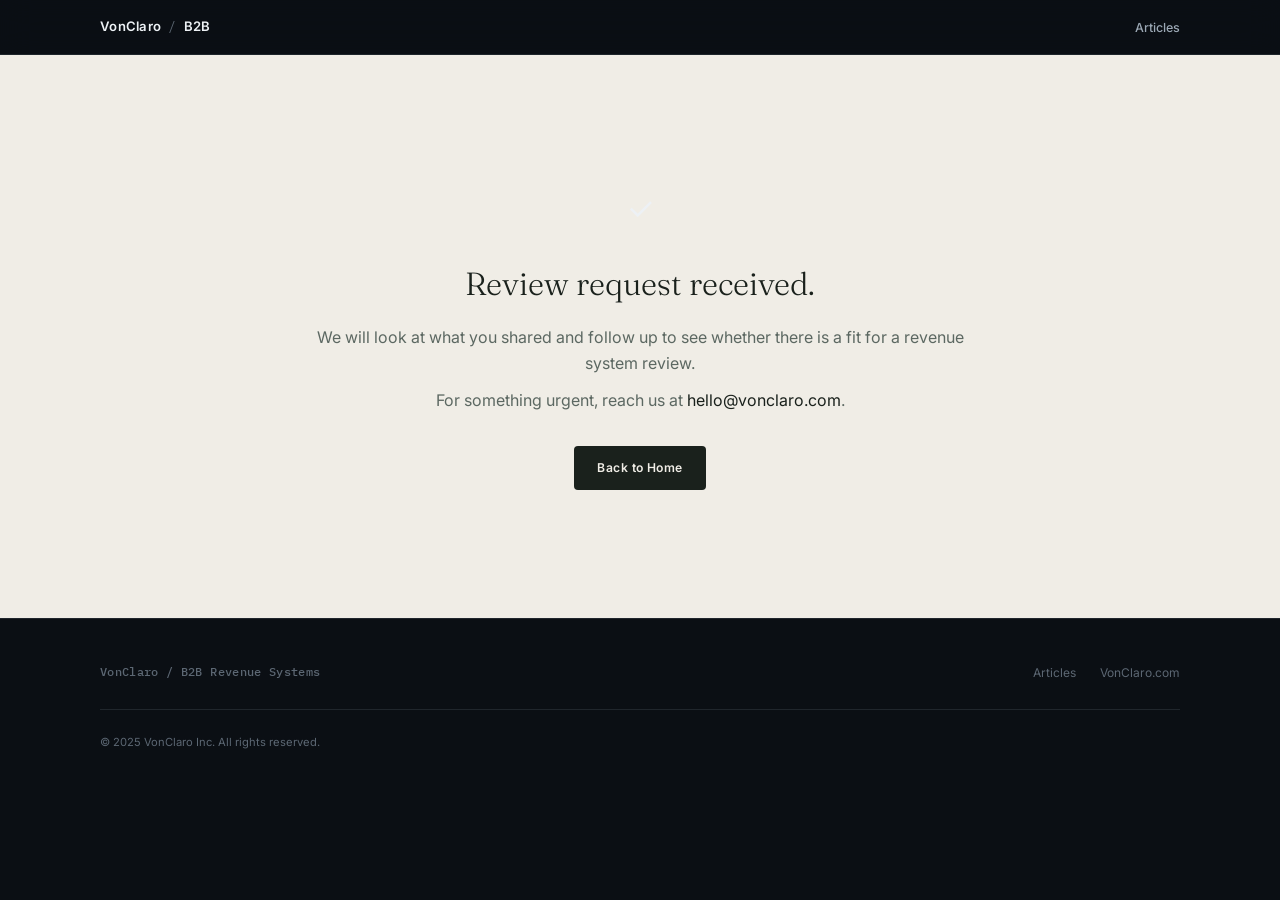
<file: thank-you.html>
<!DOCTYPE html>
<html lang="en">
<head>
  <meta charset="UTF-8" />
  <meta name="viewport" content="width=device-width, initial-scale=1.0" />
  <title>Review Request Received | VonClaro B2B</title>
  <meta name="robots" content="noindex" />
  <link rel="stylesheet" href="/css/content.css" />
  <link rel="icon" href="https://vonclaro.com/favicon.png" />
</head>
<body>
<nav class="nav">
  <div class="container">
    <div class="nav__inner">
      <a href="/" class="nav__logo">VonClaro <span class="nav__logo-sep">/</span> B2B</a>
      <ul class="nav__links">
        <li><a href="/articles/">Articles</a></li>
        
      </ul>
    </div>
  </div>
</nav>
<section style="padding:8rem 0;text-align:center;background:var(--lt-bg);">
  <div class="container--prose">
    <p style="font-size:2rem;margin-bottom:1.5rem;">&#10003;</p>
    <h1 style="font-family:var(--font-disp);font-weight:300;font-size:2rem;color:var(--lt-text);margin-bottom:1rem;">Review request received.</h1>
    <p style="margin-inline:auto;margin-bottom:0.75rem;color:var(--lt-muted);">We will look at what you shared and follow up to see whether there is a fit for a revenue system review.</p>
    <p style="margin-inline:auto;margin-bottom:2rem;color:var(--lt-muted);">For something urgent, reach us at <a href="mailto:hello@vonclaro.com" style="color:var(--lt-text);">hello@vonclaro.com</a>.</p>
    <a href="/" class="btn btn--dark">Back to Home</a>
  </div>
</section>
<footer class="footer">
  <div class="container">
    <div class="footer__inner">
      <span class="footer__brand">VonClaro / B2B Revenue Systems</span>
      <ul class="footer__links">
        <li><a href="/articles/">Articles</a></li>
        
        <li><a href="https://vonclaro.com">VonClaro.com</a></li>
      </ul>
    </div>
    <p class="footer__copy">&copy; 2025 VonClaro Inc. All rights reserved.</p>
  </div>
</footer>
</body>
</html>
</file>
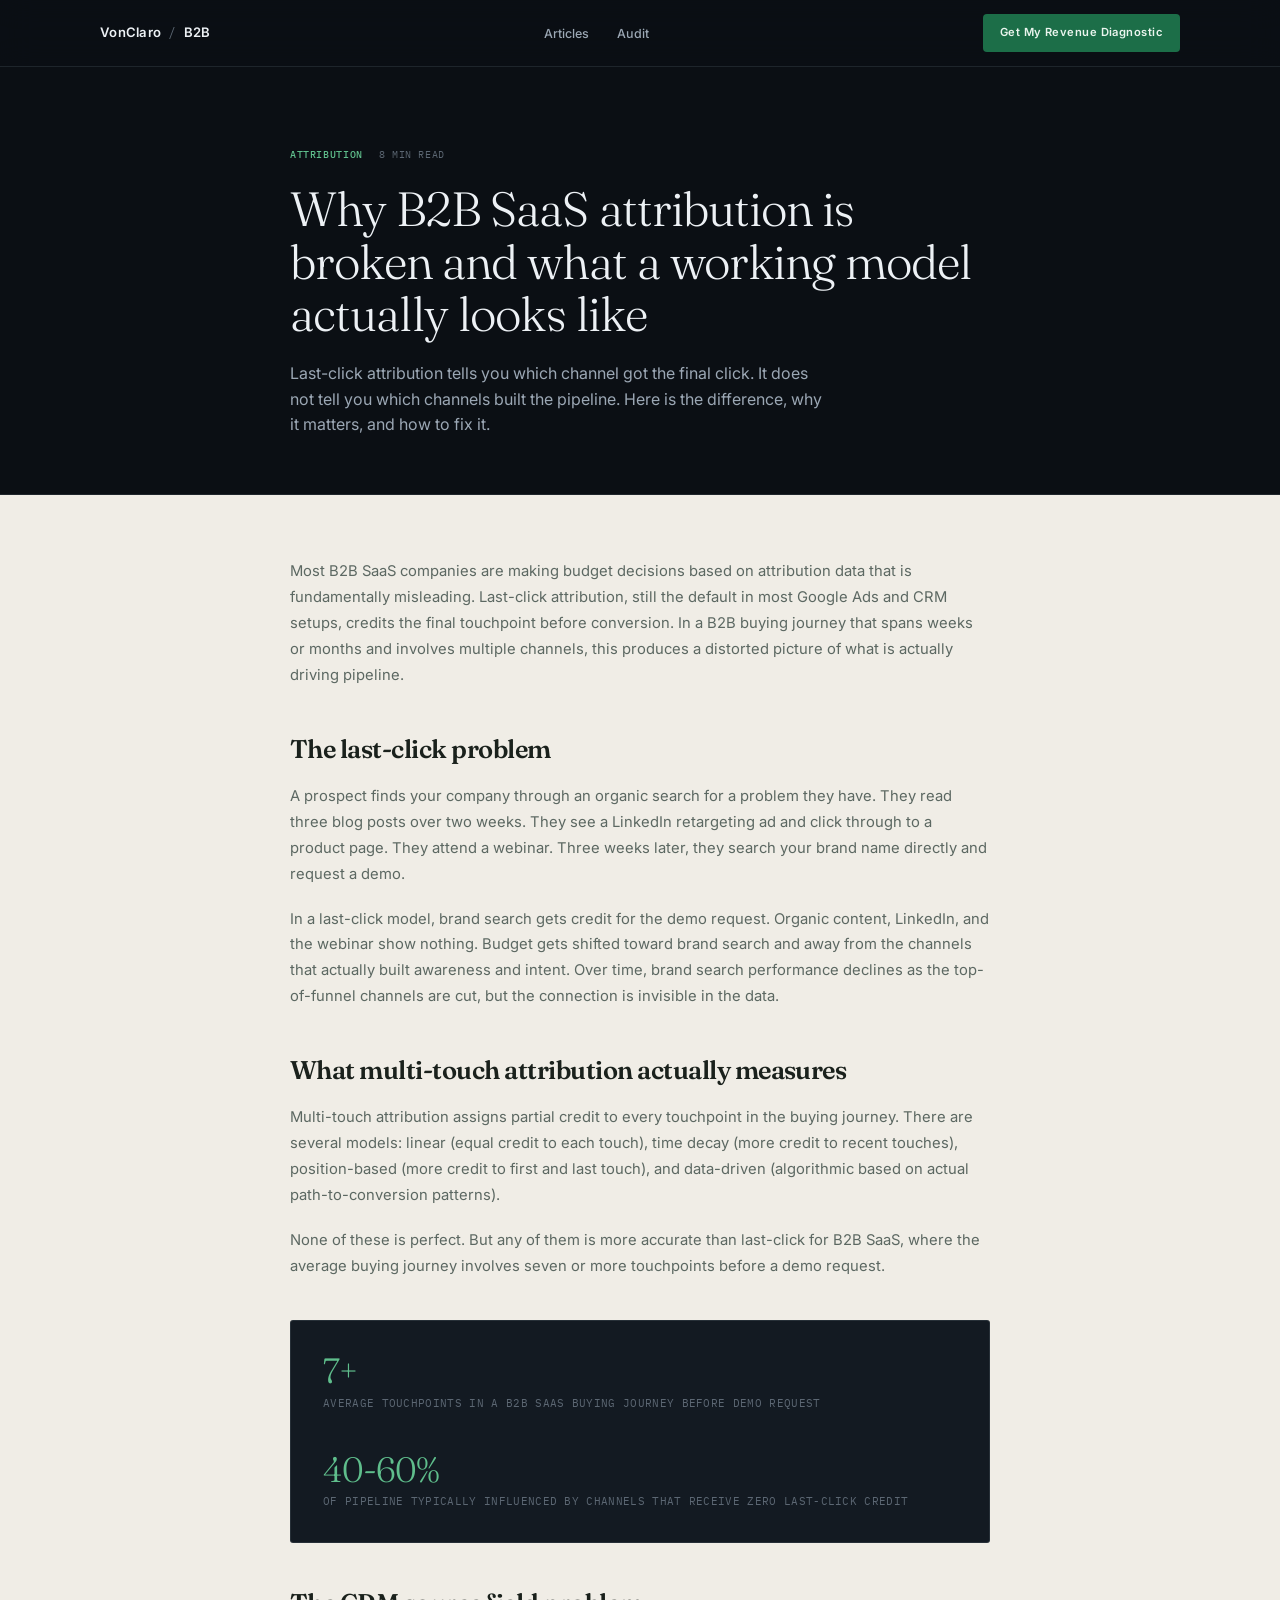
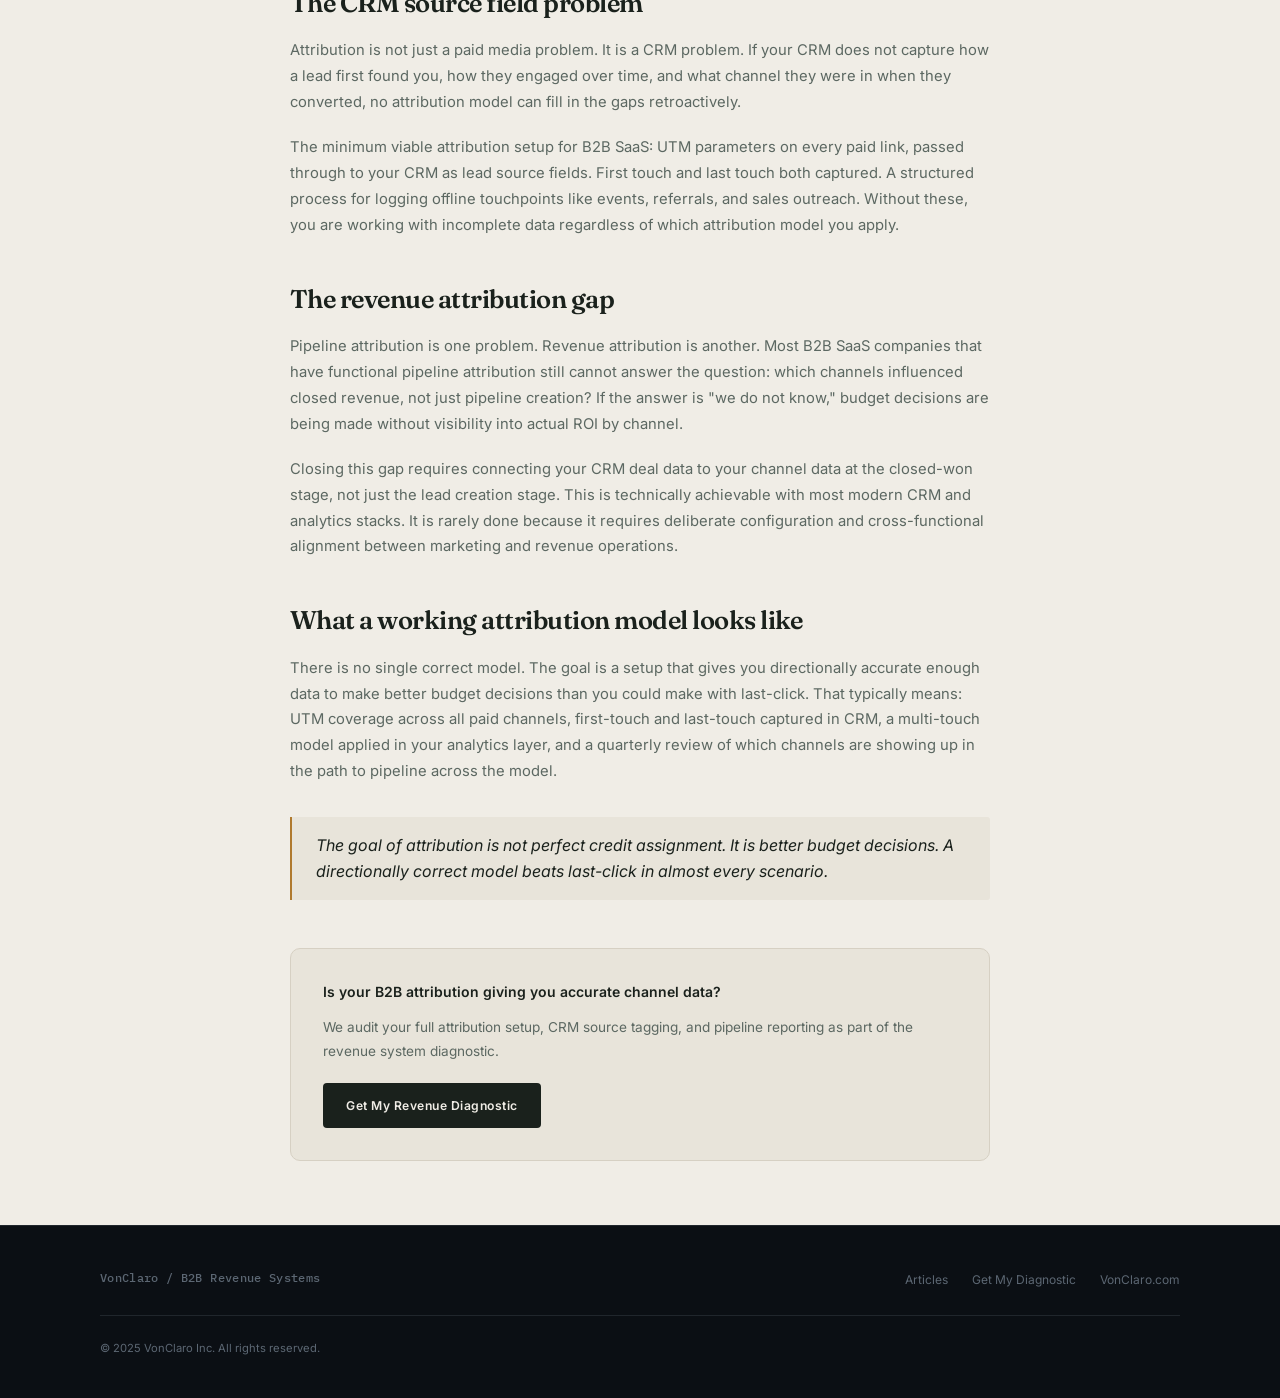
<file: articles/b2b-attribution-broken.html>
<!DOCTYPE html>
<html lang="en">
<head>
  <meta charset="UTF-8" />
  <meta name="viewport" content="width=device-width, initial-scale=1.0" />
  <title>Why B2B SaaS Attribution Is Broken | VonClaro</title>
  <meta name="description" content="Last-click attribution misrepresents which channels are driving pipeline. Here is what a working B2B attribution model looks like and how to build it." />
  <link rel="stylesheet" href="/css/content.css" />
  <link rel="icon" href="https://vonclaro.com/favicon.png" />
</head>
<body>
<nav class="nav"><div class="container"><div class="nav__inner">
  <a href="/" class="nav__logo">VonClaro <span class="nav__logo-sep">/</span> B2B</a>
  <ul class="nav__links"><li><a href="/articles/">Articles</a></li><li><a href="/#audit">Audit</a></li></ul>
  <a href="/#audit" class="btn btn--primary btn--sm">Get My Revenue Diagnostic</a>
</div></div></nav>

<div class="page-hero"><div class="container--prose">
  <div class="page-hero__meta"><span class="page-hero__meta-tag">Attribution</span><span>8 min read</span></div>
  <h1>Why B2B SaaS attribution is broken and what a working model actually looks like</h1>
  <p>Last-click attribution tells you which channel got the final click. It does not tell you which channels built the pipeline. Here is the difference, why it matters, and how to fix it.</p>
</div></div>

<div class="article-body"><div class="container--prose">
  <p>Most B2B SaaS companies are making budget decisions based on attribution data that is fundamentally misleading. Last-click attribution, still the default in most Google Ads and CRM setups, credits the final touchpoint before conversion. In a B2B buying journey that spans weeks or months and involves multiple channels, this produces a distorted picture of what is actually driving pipeline.</p>

  <h2>The last-click problem</h2>
  <p>A prospect finds your company through an organic search for a problem they have. They read three blog posts over two weeks. They see a LinkedIn retargeting ad and click through to a product page. They attend a webinar. Three weeks later, they search your brand name directly and request a demo.</p>
  <p>In a last-click model, brand search gets credit for the demo request. Organic content, LinkedIn, and the webinar show nothing. Budget gets shifted toward brand search and away from the channels that actually built awareness and intent. Over time, brand search performance declines as the top-of-funnel channels are cut, but the connection is invisible in the data.</p>

  <h2>What multi-touch attribution actually measures</h2>
  <p>Multi-touch attribution assigns partial credit to every touchpoint in the buying journey. There are several models: linear (equal credit to each touch), time decay (more credit to recent touches), position-based (more credit to first and last touch), and data-driven (algorithmic based on actual path-to-conversion patterns).</p>
  <p>None of these is perfect. But any of them is more accurate than last-click for B2B SaaS, where the average buying journey involves seven or more touchpoints before a demo request.</p>

  <div class="stat-callout">
    <div class="stat-callout__item"><div class="stat-callout__val">7+</div><div class="stat-callout__label">Average touchpoints in a B2B SaaS buying journey before demo request</div></div>
    <div class="stat-callout__item"><div class="stat-callout__val">40-60%</div><div class="stat-callout__label">Of pipeline typically influenced by channels that receive zero last-click credit</div></div>
  </div>

  <h2>The CRM source field problem</h2>
  <p>Attribution is not just a paid media problem. It is a CRM problem. If your CRM does not capture how a lead first found you, how they engaged over time, and what channel they were in when they converted, no attribution model can fill in the gaps retroactively.</p>
  <p>The minimum viable attribution setup for B2B SaaS: UTM parameters on every paid link, passed through to your CRM as lead source fields. First touch and last touch both captured. A structured process for logging offline touchpoints like events, referrals, and sales outreach. Without these, you are working with incomplete data regardless of which attribution model you apply.</p>

  <h2>The revenue attribution gap</h2>
  <p>Pipeline attribution is one problem. Revenue attribution is another. Most B2B SaaS companies that have functional pipeline attribution still cannot answer the question: which channels influenced closed revenue, not just pipeline creation? If the answer is "we do not know," budget decisions are being made without visibility into actual ROI by channel.</p>
  <p>Closing this gap requires connecting your CRM deal data to your channel data at the closed-won stage, not just the lead creation stage. This is technically achievable with most modern CRM and analytics stacks. It is rarely done because it requires deliberate configuration and cross-functional alignment between marketing and revenue operations.</p>

  <h2>What a working attribution model looks like</h2>
  <p>There is no single correct model. The goal is a setup that gives you directionally accurate enough data to make better budget decisions than you could make with last-click. That typically means: UTM coverage across all paid channels, first-touch and last-touch captured in CRM, a multi-touch model applied in your analytics layer, and a quarterly review of which channels are showing up in the path to pipeline across the model.</p>
  <blockquote>The goal of attribution is not perfect credit assignment. It is better budget decisions. A directionally correct model beats last-click in almost every scenario.</blockquote>

  <div style="margin-top:3rem;padding:2rem;background:var(--lt-bg-soft);border:1px solid var(--lt-border);border-radius:10px;">
    <h4 style="font-size:0.875rem;font-weight:600;color:var(--lt-text);margin-bottom:0.75rem;">Is your B2B attribution giving you accurate channel data?</h4>
    <p style="margin-bottom:1.25rem;font-size:0.85rem;">We audit your full attribution setup, CRM source tagging, and pipeline reporting as part of the revenue system diagnostic.</p>
    <a href="/#audit" class="btn btn--dark">Get My Revenue Diagnostic</a>
  </div>
</div></div>

<footer class="footer"><div class="container"><div class="footer__inner">
  <span class="footer__brand">VonClaro / B2B Revenue Systems</span>
  <ul class="footer__links"><li><a href="/articles/">Articles</a></li><li><a href="/#audit">Get My Diagnostic</a></li><li><a href="https://vonclaro.com">VonClaro.com</a></li></ul>
</div><p class="footer__copy">&copy; 2025 VonClaro Inc. All rights reserved.</p></div></footer>
</body>
</html>
</file>
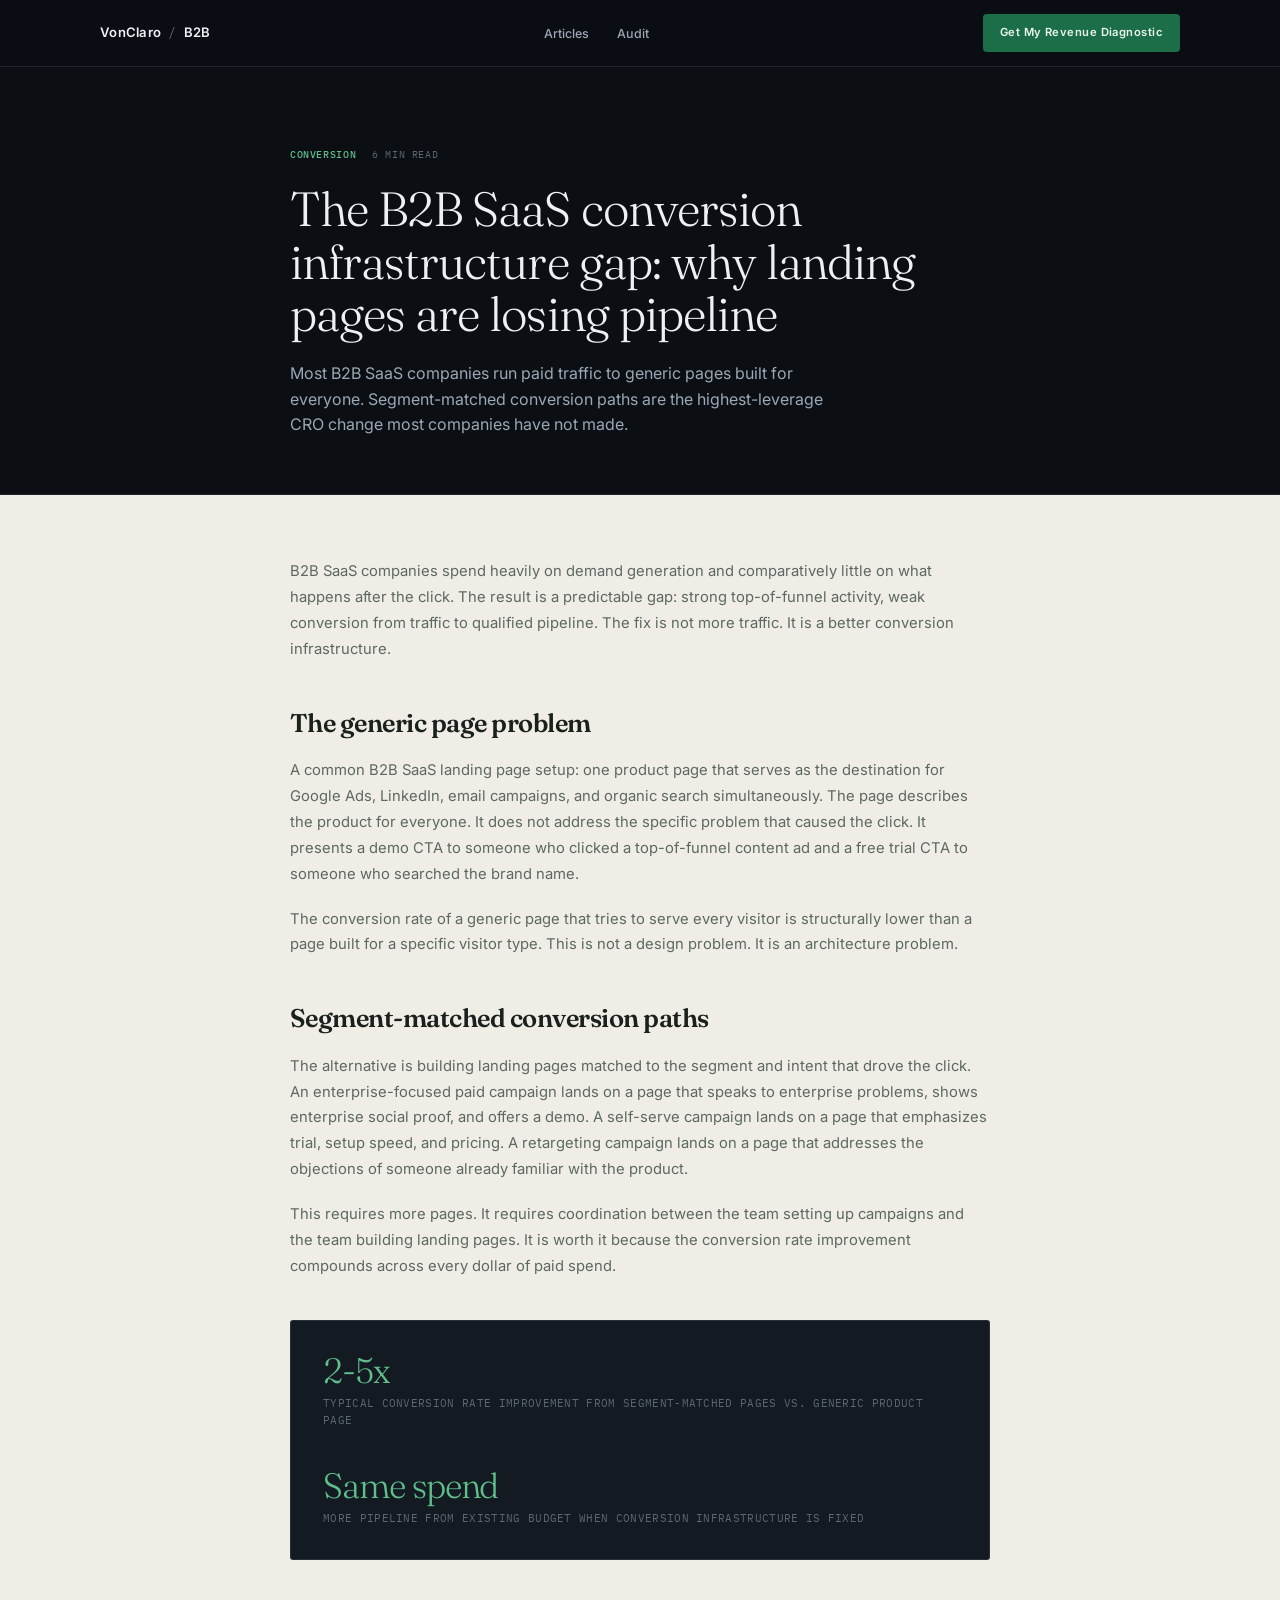
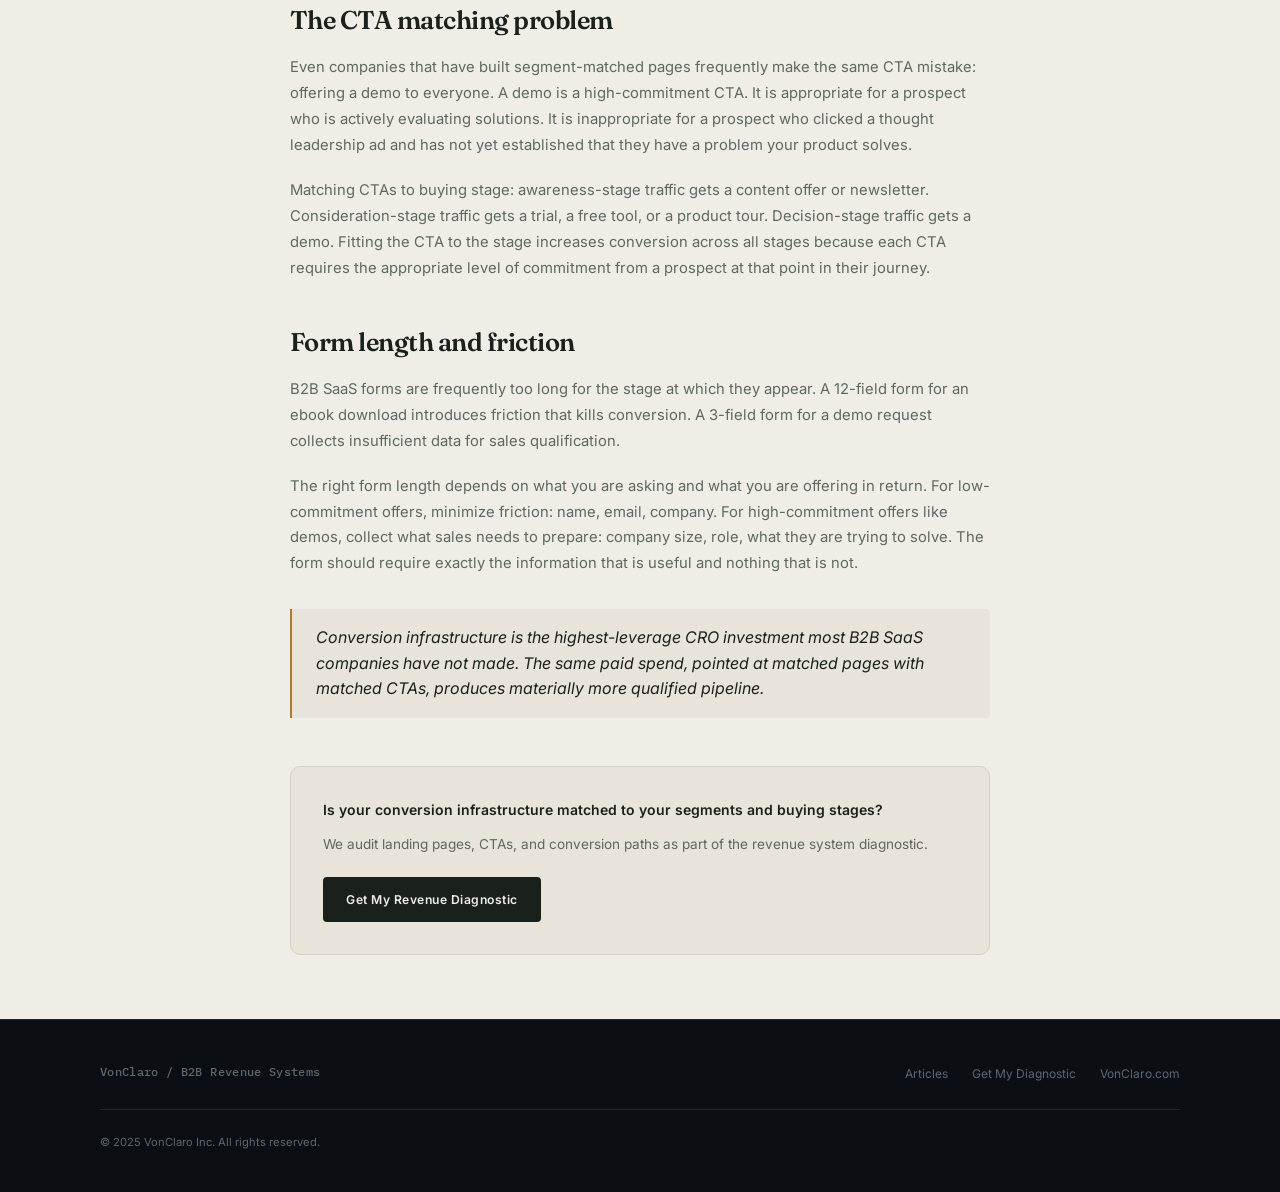
<file: articles/b2b-conversion-infrastructure.html>
<!DOCTYPE html>
<html lang="en">
<head>
  <meta charset="UTF-8" />
  <meta name="viewport" content="width=device-width, initial-scale=1.0" />
  <title>The B2B SaaS Conversion Infrastructure Gap | VonClaro</title>
  <meta name="description" content="Most B2B SaaS companies run paid traffic to generic pages. Segment-matched conversion paths are the highest-leverage CRO change most companies have not made." />
  <link rel="stylesheet" href="/css/content.css" />
  <link rel="icon" href="https://vonclaro.com/favicon.png" />
</head>
<body>
<nav class="nav"><div class="container"><div class="nav__inner">
  <a href="/" class="nav__logo">VonClaro <span class="nav__logo-sep">/</span> B2B</a>
  <ul class="nav__links"><li><a href="/articles/">Articles</a></li><li><a href="/#audit">Audit</a></li></ul>
  <a href="/#audit" class="btn btn--primary btn--sm">Get My Revenue Diagnostic</a>
</div></div></nav>

<div class="page-hero"><div class="container--prose">
  <div class="page-hero__meta"><span class="page-hero__meta-tag">Conversion</span><span>6 min read</span></div>
  <h1>The B2B SaaS conversion infrastructure gap: why landing pages are losing pipeline</h1>
  <p>Most B2B SaaS companies run paid traffic to generic pages built for everyone. Segment-matched conversion paths are the highest-leverage CRO change most companies have not made.</p>
</div></div>

<div class="article-body"><div class="container--prose">
  <p>B2B SaaS companies spend heavily on demand generation and comparatively little on what happens after the click. The result is a predictable gap: strong top-of-funnel activity, weak conversion from traffic to qualified pipeline. The fix is not more traffic. It is a better conversion infrastructure.</p>

  <h2>The generic page problem</h2>
  <p>A common B2B SaaS landing page setup: one product page that serves as the destination for Google Ads, LinkedIn, email campaigns, and organic search simultaneously. The page describes the product for everyone. It does not address the specific problem that caused the click. It presents a demo CTA to someone who clicked a top-of-funnel content ad and a free trial CTA to someone who searched the brand name.</p>
  <p>The conversion rate of a generic page that tries to serve every visitor is structurally lower than a page built for a specific visitor type. This is not a design problem. It is an architecture problem.</p>

  <h2>Segment-matched conversion paths</h2>
  <p>The alternative is building landing pages matched to the segment and intent that drove the click. An enterprise-focused paid campaign lands on a page that speaks to enterprise problems, shows enterprise social proof, and offers a demo. A self-serve campaign lands on a page that emphasizes trial, setup speed, and pricing. A retargeting campaign lands on a page that addresses the objections of someone already familiar with the product.</p>
  <p>This requires more pages. It requires coordination between the team setting up campaigns and the team building landing pages. It is worth it because the conversion rate improvement compounds across every dollar of paid spend.</p>

  <div class="stat-callout">
    <div class="stat-callout__item"><div class="stat-callout__val">2-5x</div><div class="stat-callout__label">Typical conversion rate improvement from segment-matched pages vs. generic product page</div></div>
    <div class="stat-callout__item"><div class="stat-callout__val">Same spend</div><div class="stat-callout__label">More pipeline from existing budget when conversion infrastructure is fixed</div></div>
  </div>

  <h2>The CTA matching problem</h2>
  <p>Even companies that have built segment-matched pages frequently make the same CTA mistake: offering a demo to everyone. A demo is a high-commitment CTA. It is appropriate for a prospect who is actively evaluating solutions. It is inappropriate for a prospect who clicked a thought leadership ad and has not yet established that they have a problem your product solves.</p>
  <p>Matching CTAs to buying stage: awareness-stage traffic gets a content offer or newsletter. Consideration-stage traffic gets a trial, a free tool, or a product tour. Decision-stage traffic gets a demo. Fitting the CTA to the stage increases conversion across all stages because each CTA requires the appropriate level of commitment from a prospect at that point in their journey.</p>

  <h2>Form length and friction</h2>
  <p>B2B SaaS forms are frequently too long for the stage at which they appear. A 12-field form for an ebook download introduces friction that kills conversion. A 3-field form for a demo request collects insufficient data for sales qualification.</p>
  <p>The right form length depends on what you are asking and what you are offering in return. For low-commitment offers, minimize friction: name, email, company. For high-commitment offers like demos, collect what sales needs to prepare: company size, role, what they are trying to solve. The form should require exactly the information that is useful and nothing that is not.</p>

  <blockquote>Conversion infrastructure is the highest-leverage CRO investment most B2B SaaS companies have not made. The same paid spend, pointed at matched pages with matched CTAs, produces materially more qualified pipeline.</blockquote>

  <div style="margin-top:3rem;padding:2rem;background:var(--lt-bg-soft);border:1px solid var(--lt-border);border-radius:10px;">
    <h4 style="font-size:0.875rem;font-weight:600;color:var(--lt-text);margin-bottom:0.75rem;">Is your conversion infrastructure matched to your segments and buying stages?</h4>
    <p style="margin-bottom:1.25rem;font-size:0.85rem;">We audit landing pages, CTAs, and conversion paths as part of the revenue system diagnostic.</p>
    <a href="/#audit" class="btn btn--dark">Get My Revenue Diagnostic</a>
  </div>
</div></div>

<footer class="footer"><div class="container"><div class="footer__inner">
  <span class="footer__brand">VonClaro / B2B Revenue Systems</span>
  <ul class="footer__links"><li><a href="/articles/">Articles</a></li><li><a href="/#audit">Get My Diagnostic</a></li><li><a href="https://vonclaro.com">VonClaro.com</a></li></ul>
</div><p class="footer__copy">&copy; 2025 VonClaro Inc. All rights reserved.</p></div></footer>
</body>
</html>
</file>
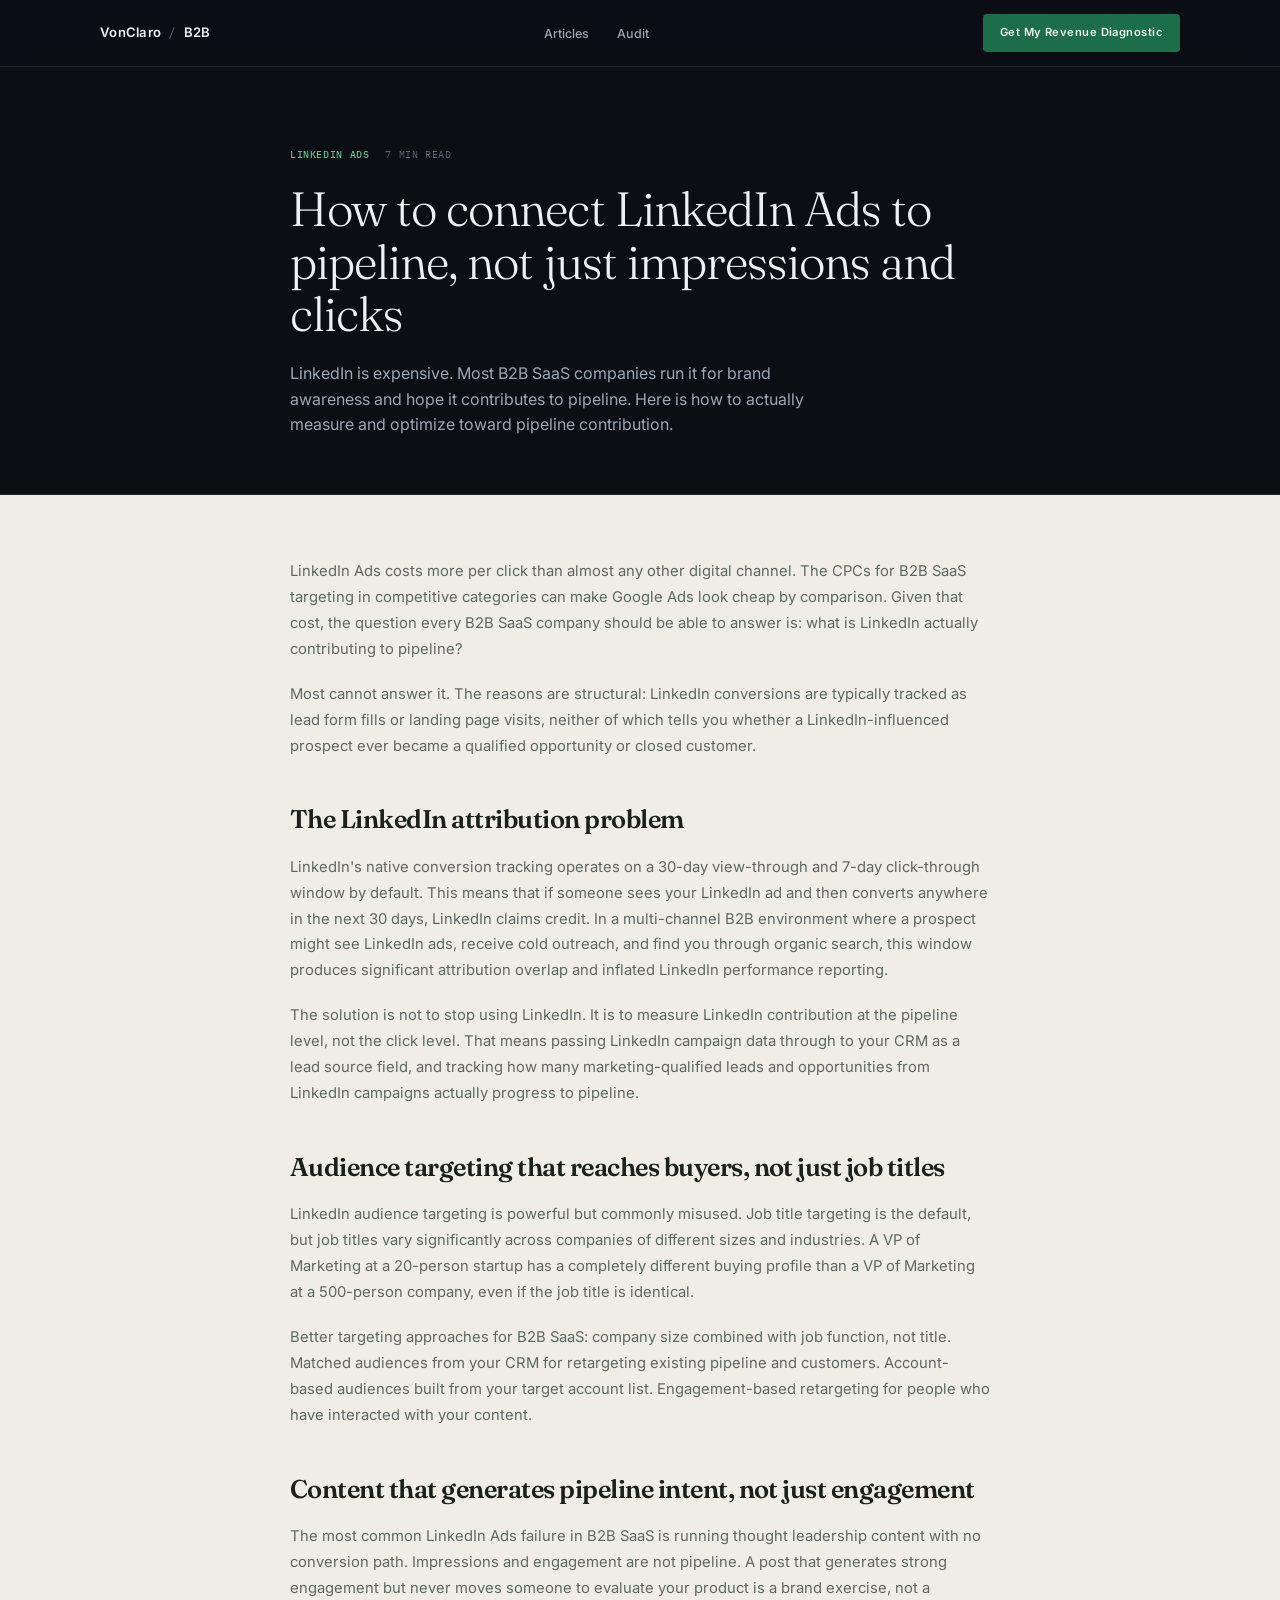
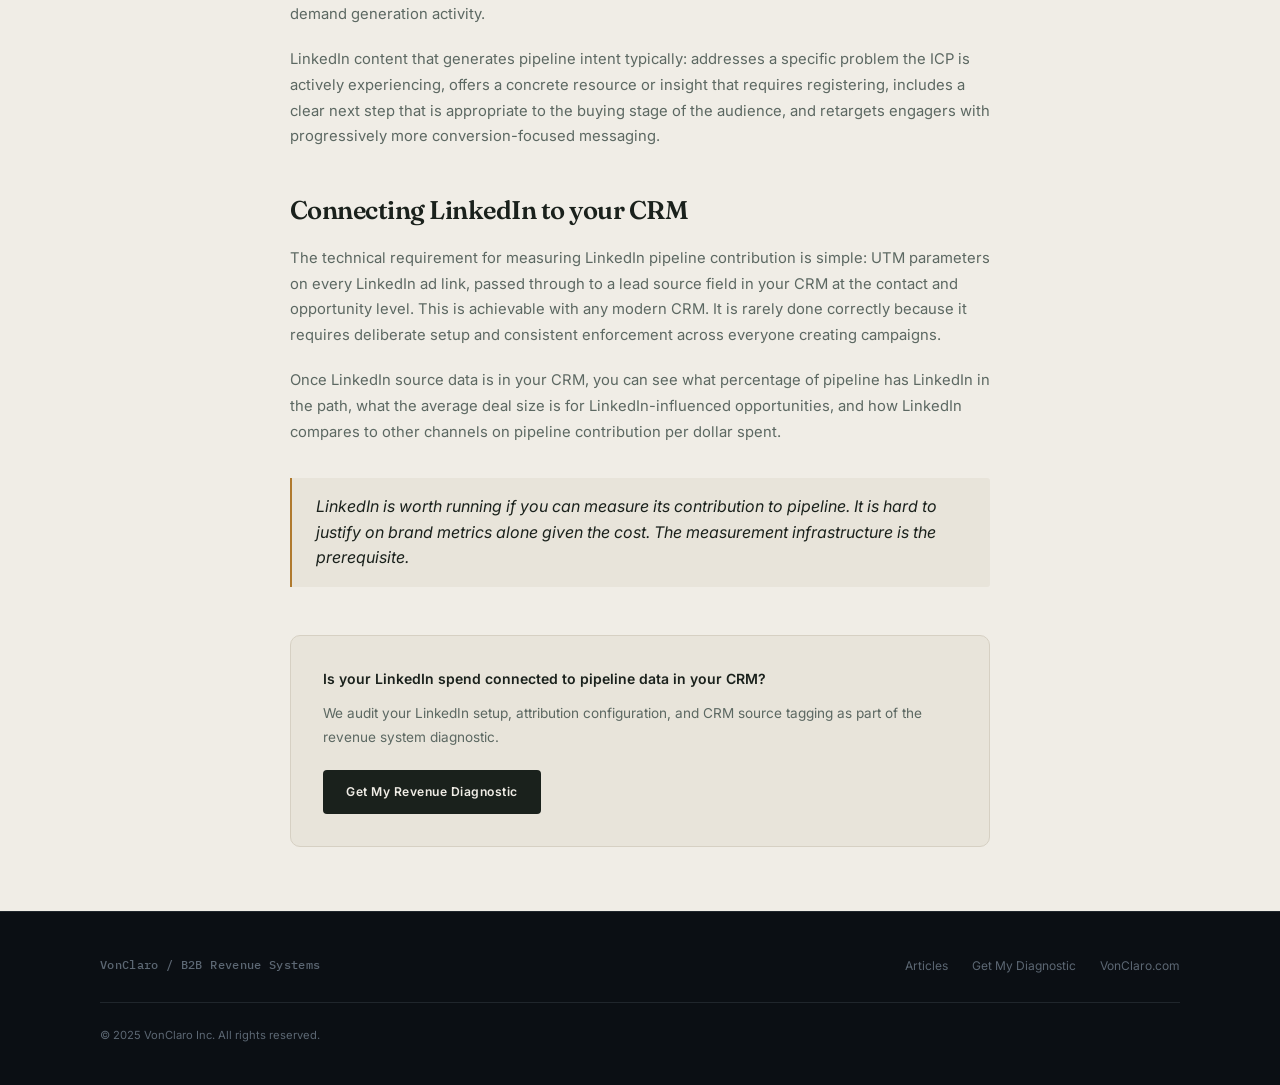
<file: articles/b2b-linkedin-ads-pipeline.html>
<!DOCTYPE html>
<html lang="en">
<head>
  <meta charset="UTF-8" />
  <meta name="viewport" content="width=device-width, initial-scale=1.0" />
  <title>How to Connect LinkedIn Ads to Pipeline | VonClaro</title>
  <meta name="description" content="LinkedIn Ads is expensive. Most B2B SaaS companies run it for brand. Here is how to measure and optimize toward actual pipeline contribution." />
  <link rel="stylesheet" href="/css/content.css" />
  <link rel="icon" href="https://vonclaro.com/favicon.png" />
</head>
<body>
<nav class="nav"><div class="container"><div class="nav__inner">
  <a href="/" class="nav__logo">VonClaro <span class="nav__logo-sep">/</span> B2B</a>
  <ul class="nav__links"><li><a href="/articles/">Articles</a></li><li><a href="/#audit">Audit</a></li></ul>
  <a href="/#audit" class="btn btn--primary btn--sm">Get My Revenue Diagnostic</a>
</div></div></nav>

<div class="page-hero"><div class="container--prose">
  <div class="page-hero__meta"><span class="page-hero__meta-tag">LinkedIn Ads</span><span>7 min read</span></div>
  <h1>How to connect LinkedIn Ads to pipeline, not just impressions and clicks</h1>
  <p>LinkedIn is expensive. Most B2B SaaS companies run it for brand awareness and hope it contributes to pipeline. Here is how to actually measure and optimize toward pipeline contribution.</p>
</div></div>

<div class="article-body"><div class="container--prose">
  <p>LinkedIn Ads costs more per click than almost any other digital channel. The CPCs for B2B SaaS targeting in competitive categories can make Google Ads look cheap by comparison. Given that cost, the question every B2B SaaS company should be able to answer is: what is LinkedIn actually contributing to pipeline?</p>
  <p>Most cannot answer it. The reasons are structural: LinkedIn conversions are typically tracked as lead form fills or landing page visits, neither of which tells you whether a LinkedIn-influenced prospect ever became a qualified opportunity or closed customer.</p>

  <h2>The LinkedIn attribution problem</h2>
  <p>LinkedIn's native conversion tracking operates on a 30-day view-through and 7-day click-through window by default. This means that if someone sees your LinkedIn ad and then converts anywhere in the next 30 days, LinkedIn claims credit. In a multi-channel B2B environment where a prospect might see LinkedIn ads, receive cold outreach, and find you through organic search, this window produces significant attribution overlap and inflated LinkedIn performance reporting.</p>
  <p>The solution is not to stop using LinkedIn. It is to measure LinkedIn contribution at the pipeline level, not the click level. That means passing LinkedIn campaign data through to your CRM as a lead source field, and tracking how many marketing-qualified leads and opportunities from LinkedIn campaigns actually progress to pipeline.</p>

  <h2>Audience targeting that reaches buyers, not just job titles</h2>
  <p>LinkedIn audience targeting is powerful but commonly misused. Job title targeting is the default, but job titles vary significantly across companies of different sizes and industries. A VP of Marketing at a 20-person startup has a completely different buying profile than a VP of Marketing at a 500-person company, even if the job title is identical.</p>
  <p>Better targeting approaches for B2B SaaS: company size combined with job function, not title. Matched audiences from your CRM for retargeting existing pipeline and customers. Account-based audiences built from your target account list. Engagement-based retargeting for people who have interacted with your content.</p>

  <h2>Content that generates pipeline intent, not just engagement</h2>
  <p>The most common LinkedIn Ads failure in B2B SaaS is running thought leadership content with no conversion path. Impressions and engagement are not pipeline. A post that generates strong engagement but never moves someone to evaluate your product is a brand exercise, not a demand generation activity.</p>
  <p>LinkedIn content that generates pipeline intent typically: addresses a specific problem the ICP is actively experiencing, offers a concrete resource or insight that requires registering, includes a clear next step that is appropriate to the buying stage of the audience, and retargets engagers with progressively more conversion-focused messaging.</p>

  <h2>Connecting LinkedIn to your CRM</h2>
  <p>The technical requirement for measuring LinkedIn pipeline contribution is simple: UTM parameters on every LinkedIn ad link, passed through to a lead source field in your CRM at the contact and opportunity level. This is achievable with any modern CRM. It is rarely done correctly because it requires deliberate setup and consistent enforcement across everyone creating campaigns.</p>
  <p>Once LinkedIn source data is in your CRM, you can see what percentage of pipeline has LinkedIn in the path, what the average deal size is for LinkedIn-influenced opportunities, and how LinkedIn compares to other channels on pipeline contribution per dollar spent.</p>

  <blockquote>LinkedIn is worth running if you can measure its contribution to pipeline. It is hard to justify on brand metrics alone given the cost. The measurement infrastructure is the prerequisite.</blockquote>

  <div style="margin-top:3rem;padding:2rem;background:var(--lt-bg-soft);border:1px solid var(--lt-border);border-radius:10px;">
    <h4 style="font-size:0.875rem;font-weight:600;color:var(--lt-text);margin-bottom:0.75rem;">Is your LinkedIn spend connected to pipeline data in your CRM?</h4>
    <p style="margin-bottom:1.25rem;font-size:0.85rem;">We audit your LinkedIn setup, attribution configuration, and CRM source tagging as part of the revenue system diagnostic.</p>
    <a href="/#audit" class="btn btn--dark">Get My Revenue Diagnostic</a>
  </div>
</div></div>

<footer class="footer"><div class="container"><div class="footer__inner">
  <span class="footer__brand">VonClaro / B2B Revenue Systems</span>
  <ul class="footer__links"><li><a href="/articles/">Articles</a></li><li><a href="/#audit">Get My Diagnostic</a></li><li><a href="https://vonclaro.com">VonClaro.com</a></li></ul>
</div><p class="footer__copy">&copy; 2025 VonClaro Inc. All rights reserved.</p></div></footer>
</body>
</html>
</file>
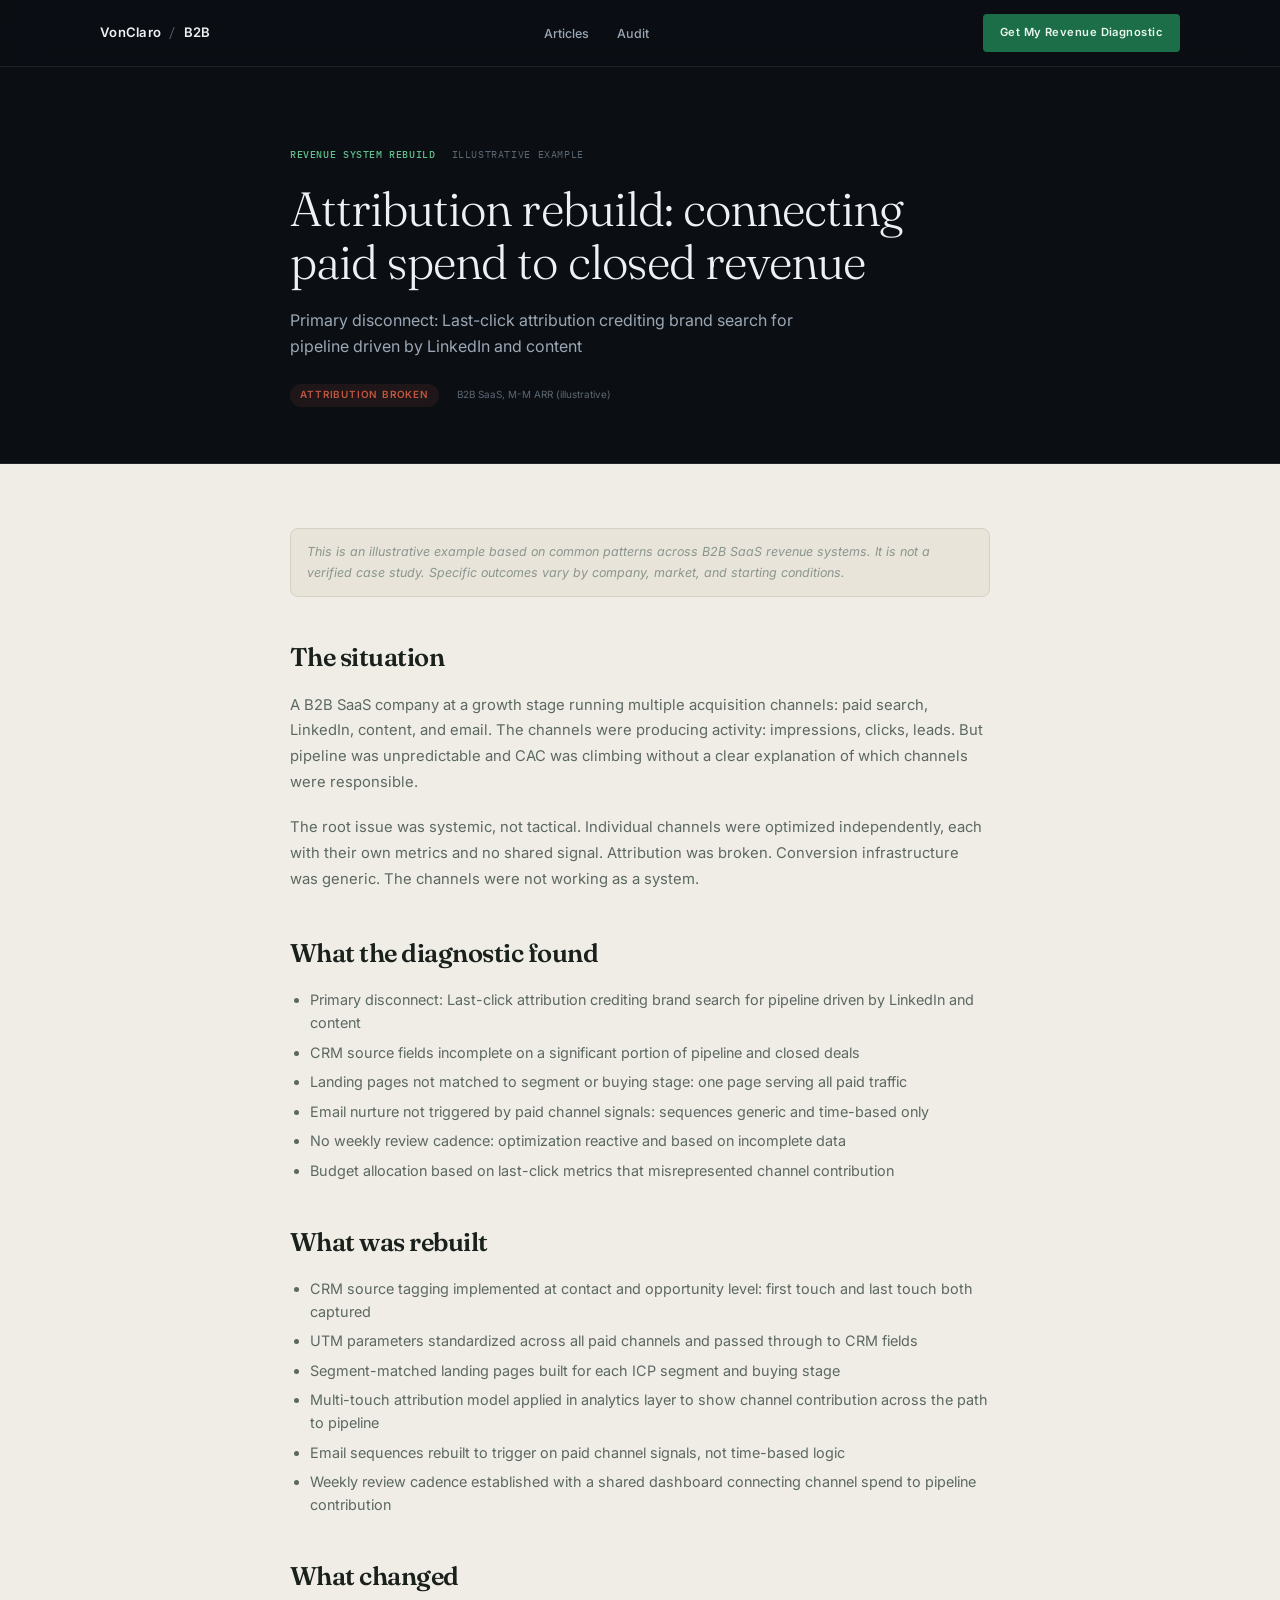
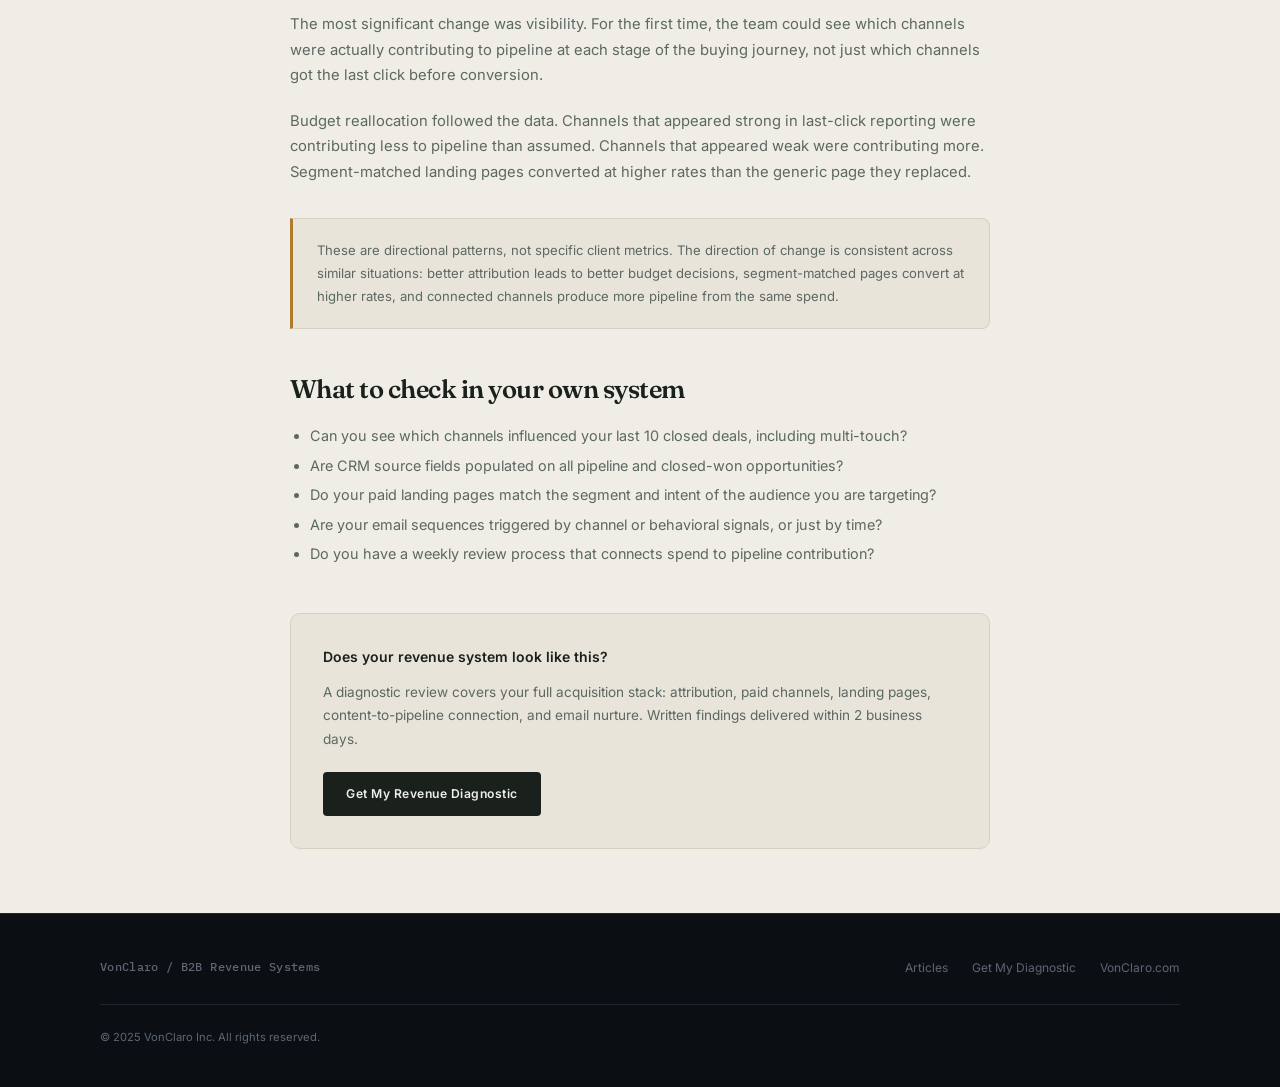
<file: case-studies/saas-attribution-rebuild.html>
<!DOCTYPE html>
<html lang="en">
<head>
  <meta charset="UTF-8" />
  <meta name="viewport" content="width=device-width, initial-scale=1.0" />
  <title>Breaking Last-Click Attribution: Revenue System Rebuild | VonClaro</title>
  <link rel="stylesheet" href="/css/content.css" />
  <link rel="icon" href="https://vonclaro.com/favicon.png" />
</head>
<body>
<nav class="nav"><div class="container"><div class="nav__inner">
  <a href="/" class="nav__logo">VonClaro <span class="nav__logo-sep">/</span> B2B</a>
  <ul class="nav__links"><li><a href="/articles/">Articles</a></li><li><a href="/#audit">Audit</a></li></ul>
  <a href="/#audit" class="btn btn--primary btn--sm">Get My Revenue Diagnostic</a>
</div></div></nav>

<div class="page-hero"><div class="container--prose">
  <div class="page-hero__meta"><span class="page-hero__meta-tag">Revenue System Rebuild</span><span>Illustrative example</span></div>
  <h1>Attribution rebuild: connecting paid spend to closed revenue</h1>
  <p style="margin-top:1.25rem;">Primary disconnect: Last-click attribution crediting brand search for pipeline driven by LinkedIn and content</p>
  <div style="display:flex;gap:0.5rem;flex-wrap:wrap;margin-top:1.5rem;">
    <span style="font-size:0.62rem;font-weight:600;letter-spacing:0.08em;text-transform:uppercase;padding:0.22rem 0.65rem;border-radius:999px;background:var(--leak-soft);color:var(--leak);">Attribution broken</span>
    <span style="font-size:0.62rem;color:var(--vc-text-subtle);padding:0.22rem 0.65rem;">B2B SaaS, M-M ARR (illustrative)</span>
  </div>
</div></div>

<div class="article-body"><div class="container--prose">
  <p style="font-size:0.78rem;color:var(--lt-subtle);font-style:italic;margin-bottom:2rem;padding:0.75rem 1rem;background:var(--lt-bg-soft);border-radius:8px;border:1px solid var(--lt-border);">This is an illustrative example based on common patterns across B2B SaaS revenue systems. It is not a verified case study. Specific outcomes vary by company, market, and starting conditions.</p>

  <h2>The situation</h2>
  <p>A B2B SaaS company at a growth stage running multiple acquisition channels: paid search, LinkedIn, content, and email. The channels were producing activity: impressions, clicks, leads. But pipeline was unpredictable and CAC was climbing without a clear explanation of which channels were responsible.</p>
  <p>The root issue was systemic, not tactical. Individual channels were optimized independently, each with their own metrics and no shared signal. Attribution was broken. Conversion infrastructure was generic. The channels were not working as a system.</p>

  <h2>What the diagnostic found</h2>
  <ul>
    <li>Primary disconnect: Last-click attribution crediting brand search for pipeline driven by LinkedIn and content</li>
    <li>CRM source fields incomplete on a significant portion of pipeline and closed deals</li>
    <li>Landing pages not matched to segment or buying stage: one page serving all paid traffic</li>
    <li>Email nurture not triggered by paid channel signals: sequences generic and time-based only</li>
    <li>No weekly review cadence: optimization reactive and based on incomplete data</li>
    <li>Budget allocation based on last-click metrics that misrepresented channel contribution</li>
  </ul>

  <h2>What was rebuilt</h2>
  <ul>
    <li>CRM source tagging implemented at contact and opportunity level: first touch and last touch both captured</li>
    <li>UTM parameters standardized across all paid channels and passed through to CRM fields</li>
    <li>Segment-matched landing pages built for each ICP segment and buying stage</li>
    <li>Multi-touch attribution model applied in analytics layer to show channel contribution across the path to pipeline</li>
    <li>Email sequences rebuilt to trigger on paid channel signals, not time-based logic</li>
    <li>Weekly review cadence established with a shared dashboard connecting channel spend to pipeline contribution</li>
  </ul>

  <h2>What changed</h2>
  <p>The most significant change was visibility. For the first time, the team could see which channels were actually contributing to pipeline at each stage of the buying journey, not just which channels got the last click before conversion.</p>
  <p>Budget reallocation followed the data. Channels that appeared strong in last-click reporting were contributing less to pipeline than assumed. Channels that appeared weak were contributing more. Segment-matched landing pages converted at higher rates than the generic page they replaced.</p>

  <div style="margin-top:2rem;padding:1.25rem 1.5rem;background:var(--lt-bg-soft);border:1px solid var(--lt-border);border-left:3px solid var(--brass);border-radius:0 8px 8px 0;">
    <p style="font-size:0.82rem;color:var(--lt-muted);margin:0;">These are directional patterns, not specific client metrics. The direction of change is consistent across similar situations: better attribution leads to better budget decisions, segment-matched pages convert at higher rates, and connected channels produce more pipeline from the same spend.</p>
  </div>

  <h2>What to check in your own system</h2>
  <ul>
    <li>Can you see which channels influenced your last 10 closed deals, including multi-touch?</li>
    <li>Are CRM source fields populated on all pipeline and closed-won opportunities?</li>
    <li>Do your paid landing pages match the segment and intent of the audience you are targeting?</li>
    <li>Are your email sequences triggered by channel or behavioral signals, or just by time?</li>
    <li>Do you have a weekly review process that connects spend to pipeline contribution?</li>
  </ul>

  <div style="margin-top:3rem;padding:2rem;background:var(--lt-bg-soft);border:1px solid var(--lt-border);border-radius:10px;">
    <h4 style="font-size:0.875rem;font-weight:600;color:var(--lt-text);margin-bottom:0.75rem;">Does your revenue system look like this?</h4>
    <p style="margin-bottom:1.25rem;font-size:0.85rem;">A diagnostic review covers your full acquisition stack: attribution, paid channels, landing pages, content-to-pipeline connection, and email nurture. Written findings delivered within 2 business days.</p>
    <a href="/#audit" class="btn btn--dark">Get My Revenue Diagnostic</a>
  </div>
</div></div>

<footer class="footer"><div class="container"><div class="footer__inner">
  <span class="footer__brand">VonClaro / B2B Revenue Systems</span>
  <ul class="footer__links"><li><a href="/articles/">Articles</a></li><li><a href="/#audit">Get My Diagnostic</a></li><li><a href="https://vonclaro.com">VonClaro.com</a></li></ul>
</div><p class="footer__copy">&copy; 2025 VonClaro Inc. All rights reserved.</p></div></footer>
</body>
</html>
</file>
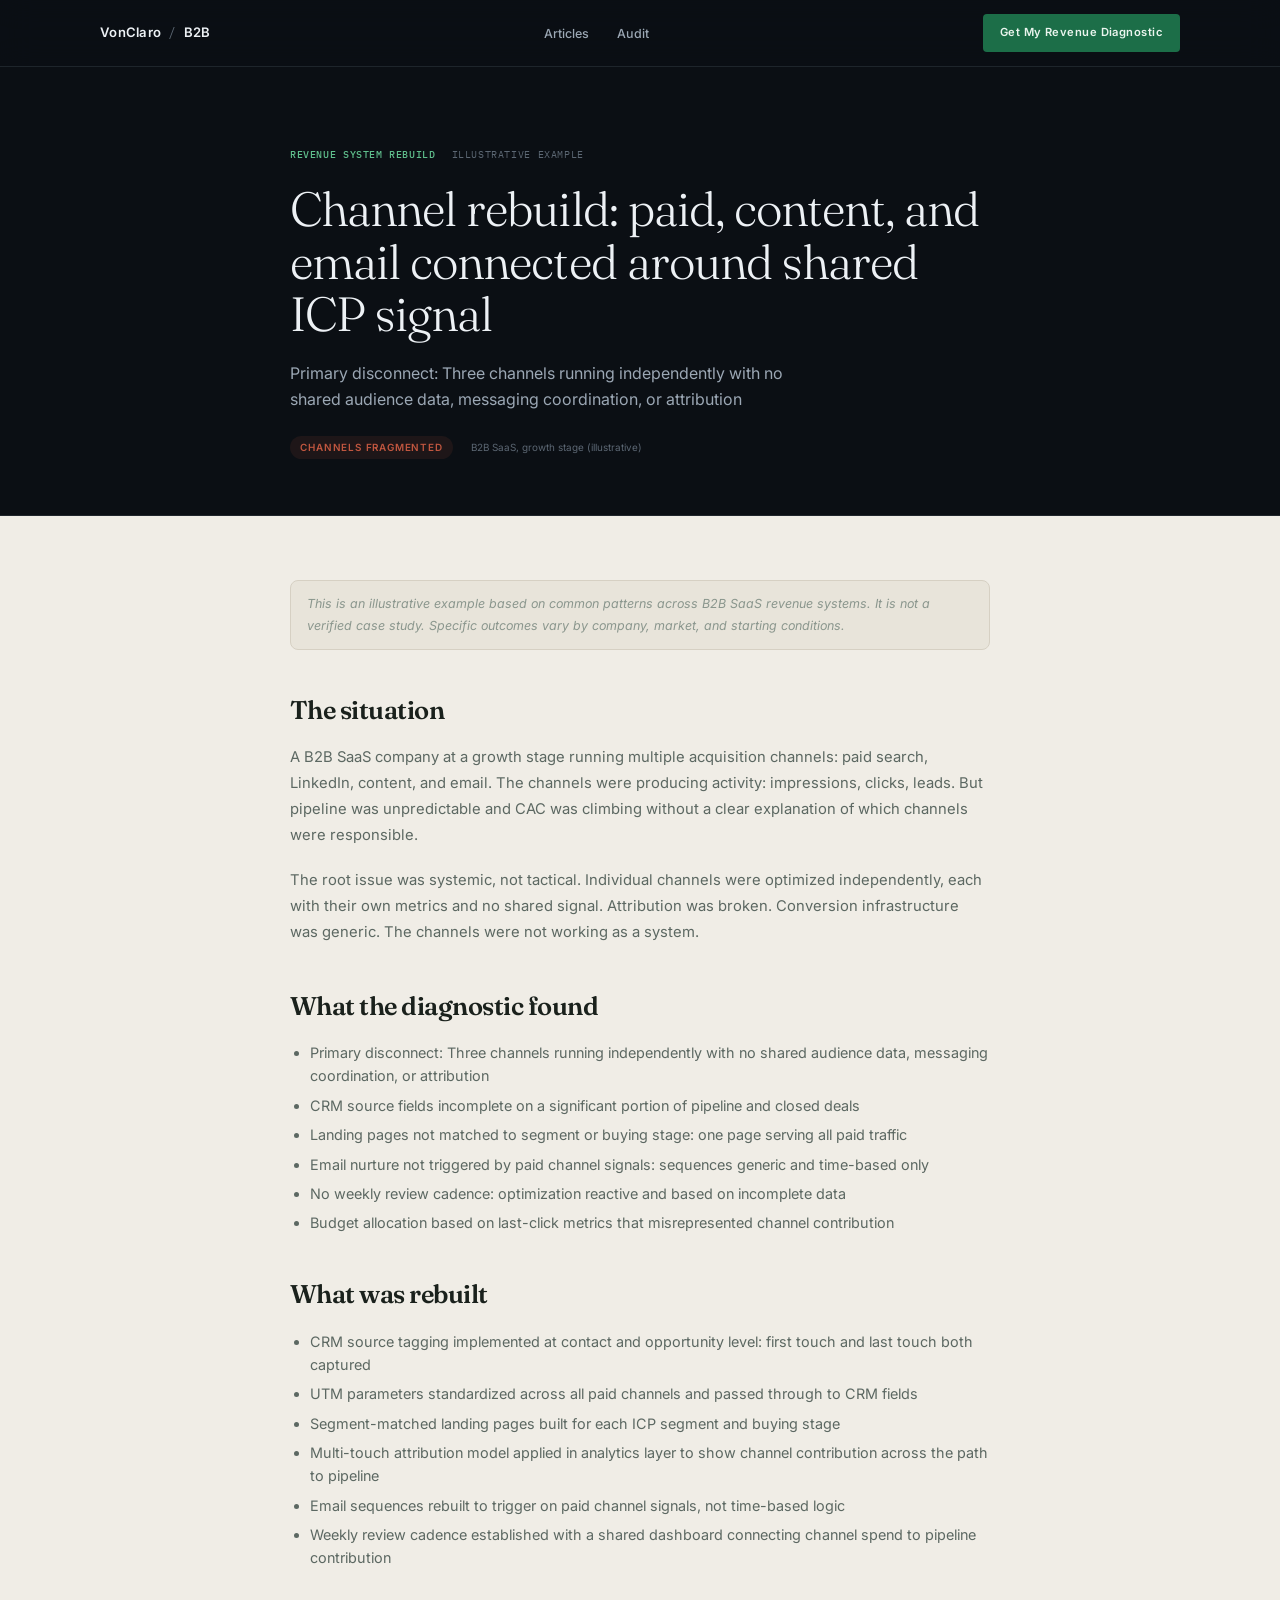
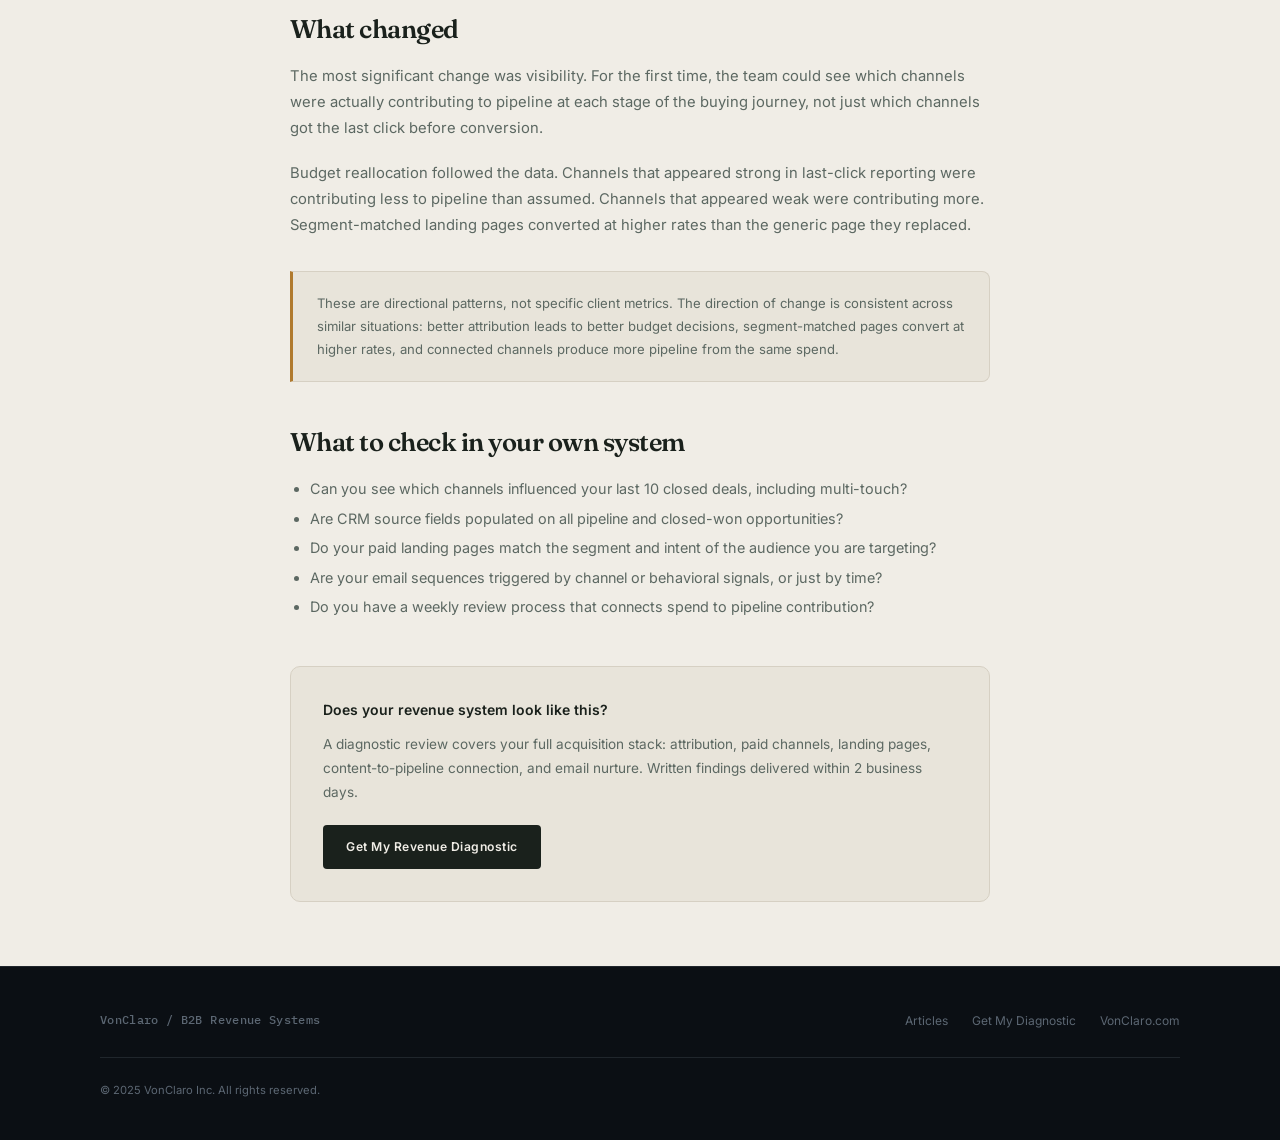
<file: case-studies/saas-channel-disconnect.html>
<!DOCTYPE html>
<html lang="en">
<head>
  <meta charset="UTF-8" />
  <meta name="viewport" content="width=device-width, initial-scale=1.0" />
  <title>Channel Coordination Rebuild: B2B Revenue System | VonClaro</title>
  <link rel="stylesheet" href="/css/content.css" />
  <link rel="icon" href="https://vonclaro.com/favicon.png" />
</head>
<body>
<nav class="nav"><div class="container"><div class="nav__inner">
  <a href="/" class="nav__logo">VonClaro <span class="nav__logo-sep">/</span> B2B</a>
  <ul class="nav__links"><li><a href="/articles/">Articles</a></li><li><a href="/#audit">Audit</a></li></ul>
  <a href="/#audit" class="btn btn--primary btn--sm">Get My Revenue Diagnostic</a>
</div></div></nav>

<div class="page-hero"><div class="container--prose">
  <div class="page-hero__meta"><span class="page-hero__meta-tag">Revenue System Rebuild</span><span>Illustrative example</span></div>
  <h1>Channel rebuild: paid, content, and email connected around shared ICP signal</h1>
  <p style="margin-top:1.25rem;">Primary disconnect: Three channels running independently with no shared audience data, messaging coordination, or attribution</p>
  <div style="display:flex;gap:0.5rem;flex-wrap:wrap;margin-top:1.5rem;">
    <span style="font-size:0.62rem;font-weight:600;letter-spacing:0.08em;text-transform:uppercase;padding:0.22rem 0.65rem;border-radius:999px;background:var(--leak-soft);color:var(--leak);">Channels fragmented</span>
    <span style="font-size:0.62rem;color:var(--vc-text-subtle);padding:0.22rem 0.65rem;">B2B SaaS, growth stage (illustrative)</span>
  </div>
</div></div>

<div class="article-body"><div class="container--prose">
  <p style="font-size:0.78rem;color:var(--lt-subtle);font-style:italic;margin-bottom:2rem;padding:0.75rem 1rem;background:var(--lt-bg-soft);border-radius:8px;border:1px solid var(--lt-border);">This is an illustrative example based on common patterns across B2B SaaS revenue systems. It is not a verified case study. Specific outcomes vary by company, market, and starting conditions.</p>

  <h2>The situation</h2>
  <p>A B2B SaaS company at a growth stage running multiple acquisition channels: paid search, LinkedIn, content, and email. The channels were producing activity: impressions, clicks, leads. But pipeline was unpredictable and CAC was climbing without a clear explanation of which channels were responsible.</p>
  <p>The root issue was systemic, not tactical. Individual channels were optimized independently, each with their own metrics and no shared signal. Attribution was broken. Conversion infrastructure was generic. The channels were not working as a system.</p>

  <h2>What the diagnostic found</h2>
  <ul>
    <li>Primary disconnect: Three channels running independently with no shared audience data, messaging coordination, or attribution</li>
    <li>CRM source fields incomplete on a significant portion of pipeline and closed deals</li>
    <li>Landing pages not matched to segment or buying stage: one page serving all paid traffic</li>
    <li>Email nurture not triggered by paid channel signals: sequences generic and time-based only</li>
    <li>No weekly review cadence: optimization reactive and based on incomplete data</li>
    <li>Budget allocation based on last-click metrics that misrepresented channel contribution</li>
  </ul>

  <h2>What was rebuilt</h2>
  <ul>
    <li>CRM source tagging implemented at contact and opportunity level: first touch and last touch both captured</li>
    <li>UTM parameters standardized across all paid channels and passed through to CRM fields</li>
    <li>Segment-matched landing pages built for each ICP segment and buying stage</li>
    <li>Multi-touch attribution model applied in analytics layer to show channel contribution across the path to pipeline</li>
    <li>Email sequences rebuilt to trigger on paid channel signals, not time-based logic</li>
    <li>Weekly review cadence established with a shared dashboard connecting channel spend to pipeline contribution</li>
  </ul>

  <h2>What changed</h2>
  <p>The most significant change was visibility. For the first time, the team could see which channels were actually contributing to pipeline at each stage of the buying journey, not just which channels got the last click before conversion.</p>
  <p>Budget reallocation followed the data. Channels that appeared strong in last-click reporting were contributing less to pipeline than assumed. Channels that appeared weak were contributing more. Segment-matched landing pages converted at higher rates than the generic page they replaced.</p>

  <div style="margin-top:2rem;padding:1.25rem 1.5rem;background:var(--lt-bg-soft);border:1px solid var(--lt-border);border-left:3px solid var(--brass);border-radius:0 8px 8px 0;">
    <p style="font-size:0.82rem;color:var(--lt-muted);margin:0;">These are directional patterns, not specific client metrics. The direction of change is consistent across similar situations: better attribution leads to better budget decisions, segment-matched pages convert at higher rates, and connected channels produce more pipeline from the same spend.</p>
  </div>

  <h2>What to check in your own system</h2>
  <ul>
    <li>Can you see which channels influenced your last 10 closed deals, including multi-touch?</li>
    <li>Are CRM source fields populated on all pipeline and closed-won opportunities?</li>
    <li>Do your paid landing pages match the segment and intent of the audience you are targeting?</li>
    <li>Are your email sequences triggered by channel or behavioral signals, or just by time?</li>
    <li>Do you have a weekly review process that connects spend to pipeline contribution?</li>
  </ul>

  <div style="margin-top:3rem;padding:2rem;background:var(--lt-bg-soft);border:1px solid var(--lt-border);border-radius:10px;">
    <h4 style="font-size:0.875rem;font-weight:600;color:var(--lt-text);margin-bottom:0.75rem;">Does your revenue system look like this?</h4>
    <p style="margin-bottom:1.25rem;font-size:0.85rem;">A diagnostic review covers your full acquisition stack: attribution, paid channels, landing pages, content-to-pipeline connection, and email nurture. Written findings delivered within 2 business days.</p>
    <a href="/#audit" class="btn btn--dark">Get My Revenue Diagnostic</a>
  </div>
</div></div>

<footer class="footer"><div class="container"><div class="footer__inner">
  <span class="footer__brand">VonClaro / B2B Revenue Systems</span>
  <ul class="footer__links"><li><a href="/articles/">Articles</a></li><li><a href="/#audit">Get My Diagnostic</a></li><li><a href="https://vonclaro.com">VonClaro.com</a></li></ul>
</div><p class="footer__copy">&copy; 2025 VonClaro Inc. All rights reserved.</p></div></footer>
</body>
</html>
</file>
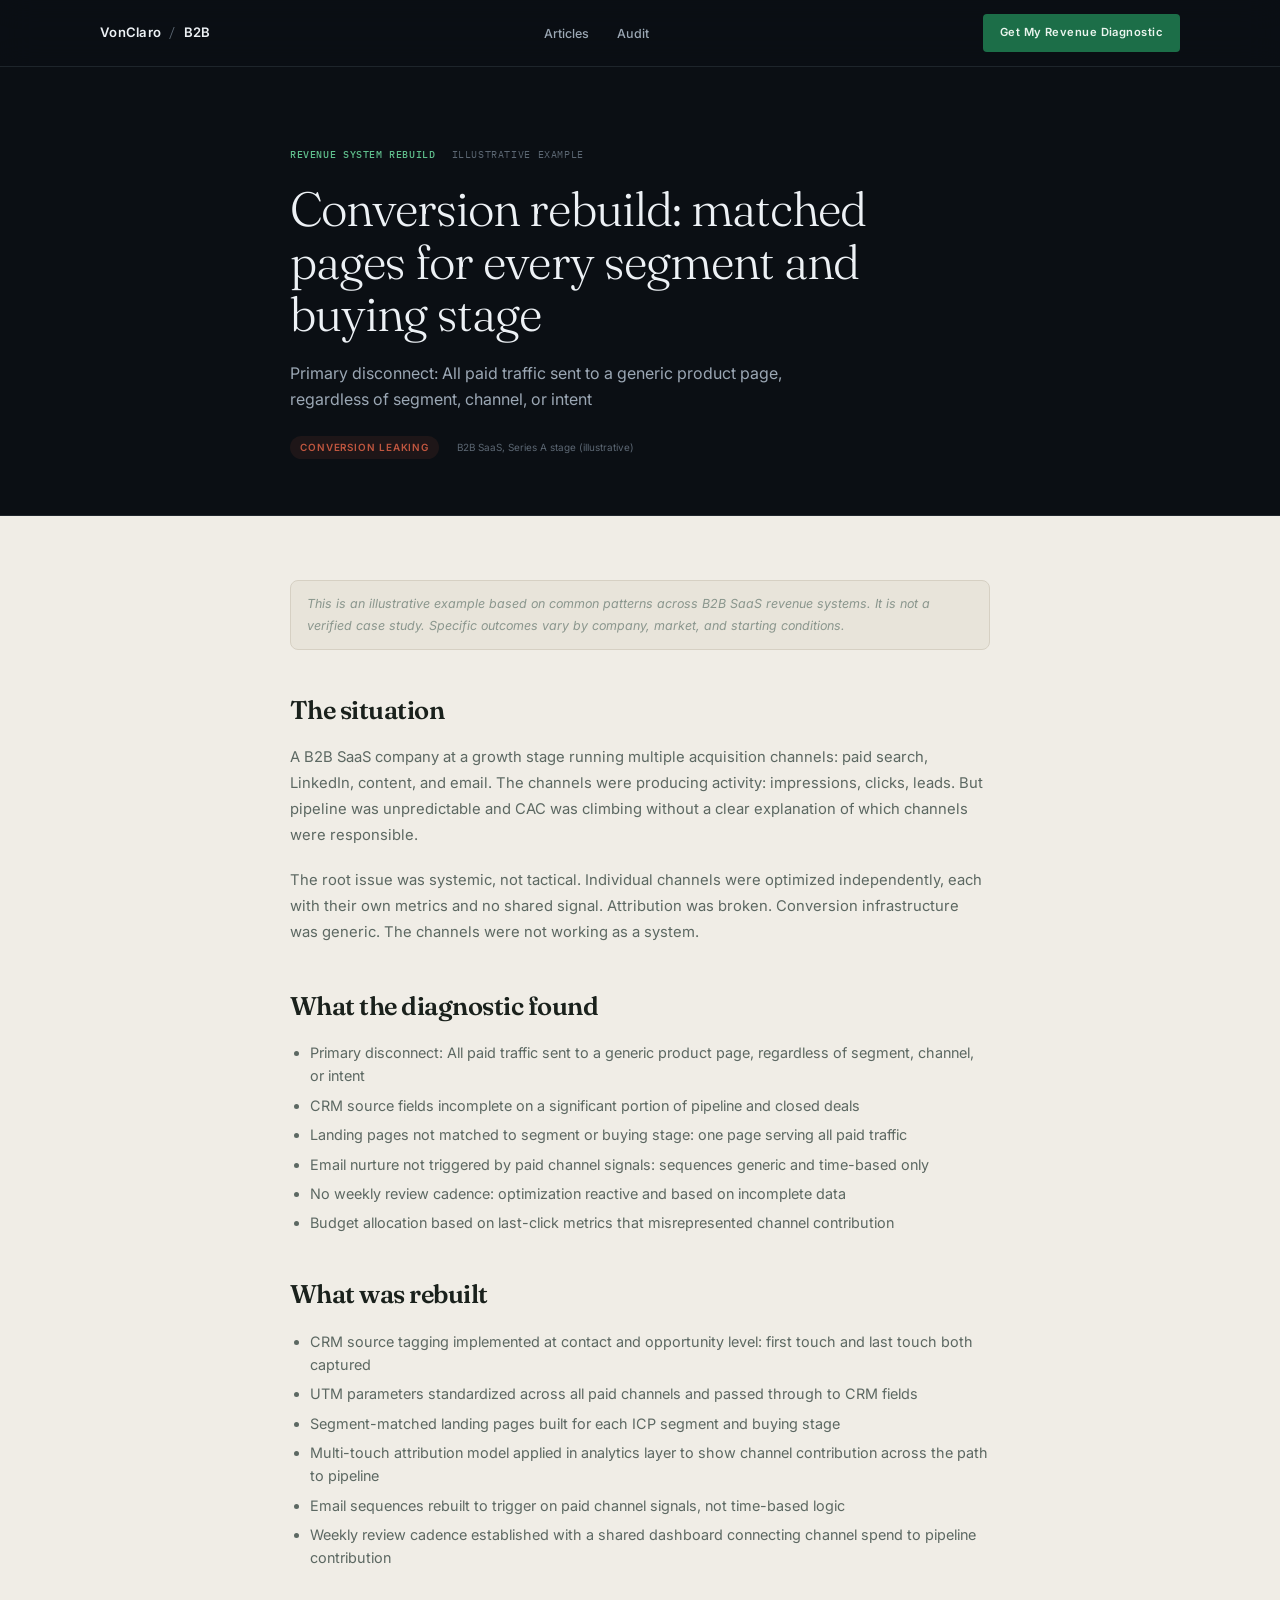
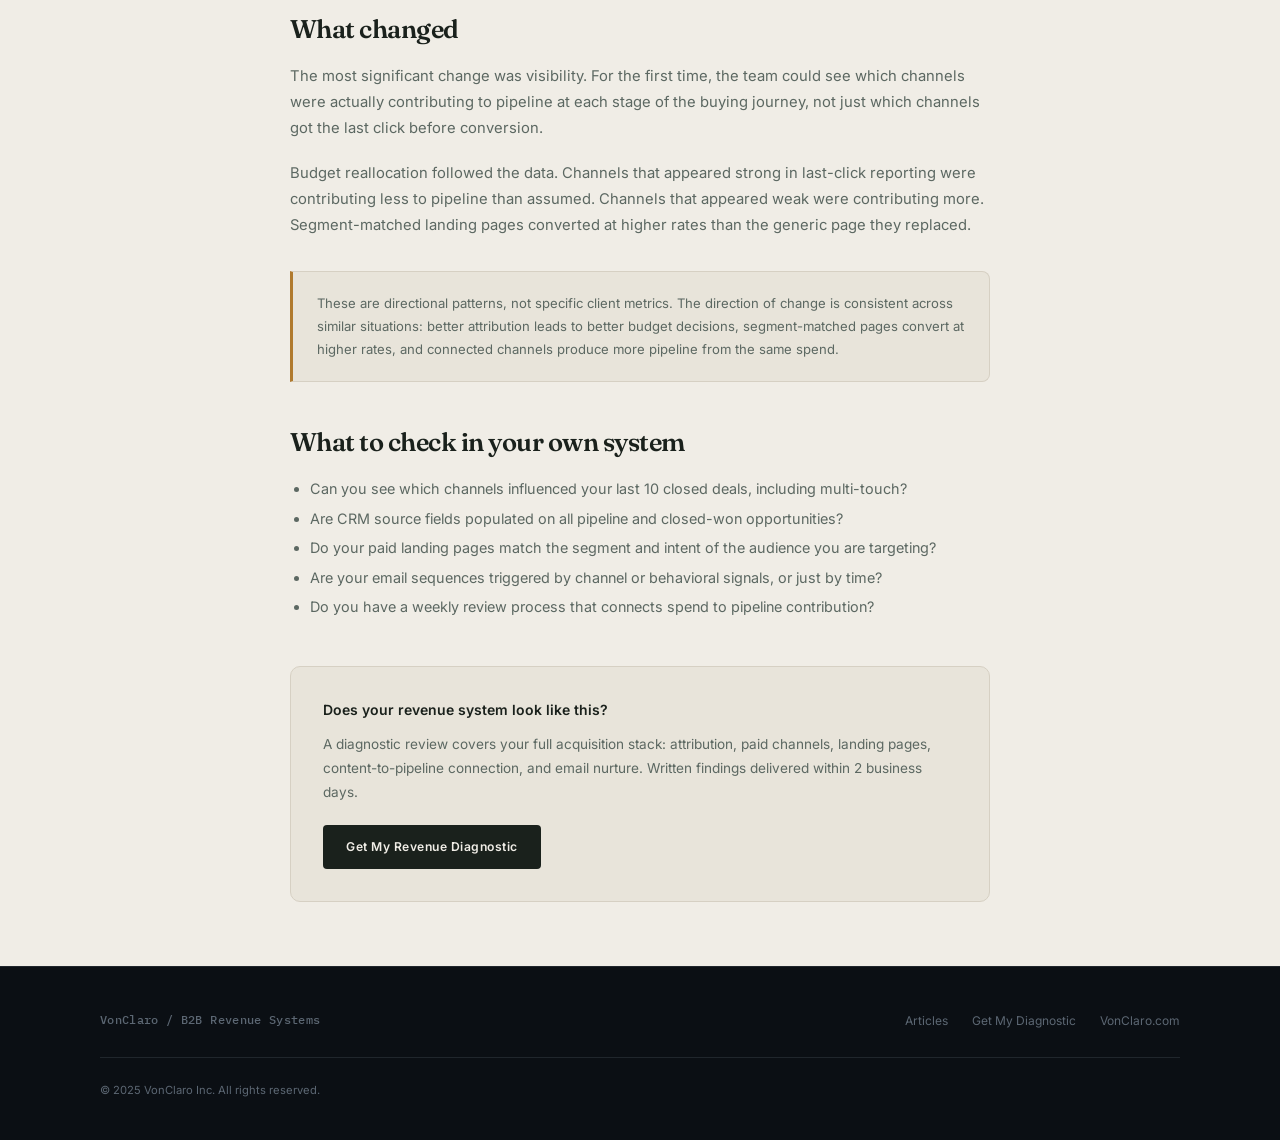
<file: case-studies/saas-conversion-rebuild.html>
<!DOCTYPE html>
<html lang="en">
<head>
  <meta charset="UTF-8" />
  <meta name="viewport" content="width=device-width, initial-scale=1.0" />
  <title>Conversion Infrastructure Rebuild: B2B SaaS Revenue System | VonClaro</title>
  <link rel="stylesheet" href="/css/content.css" />
  <link rel="icon" href="https://vonclaro.com/favicon.png" />
</head>
<body>
<nav class="nav"><div class="container"><div class="nav__inner">
  <a href="/" class="nav__logo">VonClaro <span class="nav__logo-sep">/</span> B2B</a>
  <ul class="nav__links"><li><a href="/articles/">Articles</a></li><li><a href="/#audit">Audit</a></li></ul>
  <a href="/#audit" class="btn btn--primary btn--sm">Get My Revenue Diagnostic</a>
</div></div></nav>

<div class="page-hero"><div class="container--prose">
  <div class="page-hero__meta"><span class="page-hero__meta-tag">Revenue System Rebuild</span><span>Illustrative example</span></div>
  <h1>Conversion rebuild: matched pages for every segment and buying stage</h1>
  <p style="margin-top:1.25rem;">Primary disconnect: All paid traffic sent to a generic product page, regardless of segment, channel, or intent</p>
  <div style="display:flex;gap:0.5rem;flex-wrap:wrap;margin-top:1.5rem;">
    <span style="font-size:0.62rem;font-weight:600;letter-spacing:0.08em;text-transform:uppercase;padding:0.22rem 0.65rem;border-radius:999px;background:var(--leak-soft);color:var(--leak);">Conversion leaking</span>
    <span style="font-size:0.62rem;color:var(--vc-text-subtle);padding:0.22rem 0.65rem;">B2B SaaS, Series A stage (illustrative)</span>
  </div>
</div></div>

<div class="article-body"><div class="container--prose">
  <p style="font-size:0.78rem;color:var(--lt-subtle);font-style:italic;margin-bottom:2rem;padding:0.75rem 1rem;background:var(--lt-bg-soft);border-radius:8px;border:1px solid var(--lt-border);">This is an illustrative example based on common patterns across B2B SaaS revenue systems. It is not a verified case study. Specific outcomes vary by company, market, and starting conditions.</p>

  <h2>The situation</h2>
  <p>A B2B SaaS company at a growth stage running multiple acquisition channels: paid search, LinkedIn, content, and email. The channels were producing activity: impressions, clicks, leads. But pipeline was unpredictable and CAC was climbing without a clear explanation of which channels were responsible.</p>
  <p>The root issue was systemic, not tactical. Individual channels were optimized independently, each with their own metrics and no shared signal. Attribution was broken. Conversion infrastructure was generic. The channels were not working as a system.</p>

  <h2>What the diagnostic found</h2>
  <ul>
    <li>Primary disconnect: All paid traffic sent to a generic product page, regardless of segment, channel, or intent</li>
    <li>CRM source fields incomplete on a significant portion of pipeline and closed deals</li>
    <li>Landing pages not matched to segment or buying stage: one page serving all paid traffic</li>
    <li>Email nurture not triggered by paid channel signals: sequences generic and time-based only</li>
    <li>No weekly review cadence: optimization reactive and based on incomplete data</li>
    <li>Budget allocation based on last-click metrics that misrepresented channel contribution</li>
  </ul>

  <h2>What was rebuilt</h2>
  <ul>
    <li>CRM source tagging implemented at contact and opportunity level: first touch and last touch both captured</li>
    <li>UTM parameters standardized across all paid channels and passed through to CRM fields</li>
    <li>Segment-matched landing pages built for each ICP segment and buying stage</li>
    <li>Multi-touch attribution model applied in analytics layer to show channel contribution across the path to pipeline</li>
    <li>Email sequences rebuilt to trigger on paid channel signals, not time-based logic</li>
    <li>Weekly review cadence established with a shared dashboard connecting channel spend to pipeline contribution</li>
  </ul>

  <h2>What changed</h2>
  <p>The most significant change was visibility. For the first time, the team could see which channels were actually contributing to pipeline at each stage of the buying journey, not just which channels got the last click before conversion.</p>
  <p>Budget reallocation followed the data. Channels that appeared strong in last-click reporting were contributing less to pipeline than assumed. Channels that appeared weak were contributing more. Segment-matched landing pages converted at higher rates than the generic page they replaced.</p>

  <div style="margin-top:2rem;padding:1.25rem 1.5rem;background:var(--lt-bg-soft);border:1px solid var(--lt-border);border-left:3px solid var(--brass);border-radius:0 8px 8px 0;">
    <p style="font-size:0.82rem;color:var(--lt-muted);margin:0;">These are directional patterns, not specific client metrics. The direction of change is consistent across similar situations: better attribution leads to better budget decisions, segment-matched pages convert at higher rates, and connected channels produce more pipeline from the same spend.</p>
  </div>

  <h2>What to check in your own system</h2>
  <ul>
    <li>Can you see which channels influenced your last 10 closed deals, including multi-touch?</li>
    <li>Are CRM source fields populated on all pipeline and closed-won opportunities?</li>
    <li>Do your paid landing pages match the segment and intent of the audience you are targeting?</li>
    <li>Are your email sequences triggered by channel or behavioral signals, or just by time?</li>
    <li>Do you have a weekly review process that connects spend to pipeline contribution?</li>
  </ul>

  <div style="margin-top:3rem;padding:2rem;background:var(--lt-bg-soft);border:1px solid var(--lt-border);border-radius:10px;">
    <h4 style="font-size:0.875rem;font-weight:600;color:var(--lt-text);margin-bottom:0.75rem;">Does your revenue system look like this?</h4>
    <p style="margin-bottom:1.25rem;font-size:0.85rem;">A diagnostic review covers your full acquisition stack: attribution, paid channels, landing pages, content-to-pipeline connection, and email nurture. Written findings delivered within 2 business days.</p>
    <a href="/#audit" class="btn btn--dark">Get My Revenue Diagnostic</a>
  </div>
</div></div>

<footer class="footer"><div class="container"><div class="footer__inner">
  <span class="footer__brand">VonClaro / B2B Revenue Systems</span>
  <ul class="footer__links"><li><a href="/articles/">Articles</a></li><li><a href="/#audit">Get My Diagnostic</a></li><li><a href="https://vonclaro.com">VonClaro.com</a></li></ul>
</div><p class="footer__copy">&copy; 2025 VonClaro Inc. All rights reserved.</p></div></footer>
</body>
</html>
</file>
<file: css/content.css>
@import url('https://fonts.googleapis.com/css2?family=Inter:wght@300;400;500;600;700&family=Fraunces:ital,opsz,wght@0,9..144,300;0,9..144,400;0,9..144,600;1,9..144,300;1,9..144,400&family=IBM+Plex+Mono:wght@400;500;600&display=swap');

:root {
  /* Dark: ink / charcoal, not forest green */
  --vc-bg:            #0B0F14;
  --vc-bg-soft:       #0F141B;
  --vc-surface:       #131A22;
  --vc-surface-up:    #1A232D;
  --vc-text:          #EDF1F5;
  --vc-text-muted:    #9BA7B4;
  --vc-text-subtle:   #5C6773;
  --vc-green:         #5FBE8C;   /* operator green: connected status only, muted */
  --vc-green-deep:    #1C6E48;
  --vc-border:        rgba(180,200,210,0.12);
  --vc-border-strong: rgba(180,200,210,0.24);

  /* Light: cool bone / paper, off the AI cream tell */
  --lt-bg:      #F0EDE6;
  --lt-bg-soft: #E8E4DA;
  --lt-border:  #D6D0C3;
  --lt-paper:   #FBFAF6;
  --lt-text:    #1A211C;
  --lt-muted:   #5C6862;
  --lt-subtle:  #8A968D;

  /* Diagnostic markup */
  --brass:      #B07A2E;
  --brass-soft: rgba(176,122,46,0.12);
  --leak:       #C0563F;   /* executive-markup rust, not toy red */
  --leak-soft:  rgba(192,86,63,0.10);

  --font-sans: 'Inter', ui-sans-serif, system-ui, -apple-system, sans-serif;
  --font-disp: 'Fraunces', Georgia, serif;
  --font-mono: 'IBM Plex Mono', ui-monospace, 'SF Mono', Menlo, monospace;

  --max-w: 1080px;
  --max-w-prose: 700px;
  --r-btn: 4px;
  --r-card: 3px;
}

*, *::before, *::after { box-sizing: border-box; margin: 0; padding: 0; }
html { scroll-behavior: smooth; }
body { background: var(--vc-bg); color: var(--vc-text); font-family: var(--font-sans); font-size: 1rem; line-height: 1.6; -webkit-font-smoothing: antialiased; }

.container { width: min(var(--max-w), 100% - 2.5rem); margin-inline: auto; }
.container--prose { width: min(var(--max-w-prose), 100% - 2.5rem); margin-inline: auto; }

.mono { font-family: var(--font-mono); font-feature-settings: "ss01"; }

/* Shared section marker: a mono index with a short rule. Encodes the audit-document voice. */
.sec-mark { font-family: var(--font-mono); font-size: 0.68rem; font-weight: 500; letter-spacing: 0.06em; text-transform: uppercase; display: inline-flex; align-items: center; gap: 0.6rem; }
.sec-mark::before { content: ''; width: 20px; height: 1px; flex-shrink: 0; }
.sec-mark--dark { color: var(--vc-text-subtle); }
.sec-mark--dark::before { background: var(--vc-border-strong); }
.sec-mark--light { color: var(--lt-subtle); }
.sec-mark--light::before { background: var(--lt-border); }
.sec-mark--leak { color: var(--leak); }
.sec-mark--leak::before { background: var(--leak); opacity: 0.55; }

/* Eyebrow kept for inner pages */
.eyebrow { font-size: 0.65rem; font-weight: 600; letter-spacing: 0.14em; text-transform: uppercase; }
.eyebrow--green { color: var(--vc-green); }
.eyebrow--brass { color: var(--brass); }
.eyebrow--muted { color: var(--lt-muted); }
.eyebrow--subtle { color: var(--vc-text-subtle); }

a { color: var(--vc-green); text-decoration: none; }
a:hover { text-decoration: underline; }

.btn { display: inline-flex; align-items: center; font-family: var(--font-sans); font-weight: 600; font-size: 0.76rem; letter-spacing: 0.04em; padding: 0.72rem 1.4rem; border-radius: var(--r-btn); border: 1px solid transparent; cursor: pointer; transition: background 0.18s, color 0.18s, border-color 0.18s, transform 0.15s; white-space: nowrap; text-decoration: none !important; }
.btn:hover { transform: translateY(-1px); }
.btn--primary { background: var(--vc-green-deep); color: #EAF5EE; }
.btn--primary:hover { background: #1F7A50; }
.btn--ghost { background: transparent; color: var(--vc-text-muted); border-color: var(--vc-border-strong); }
.btn--ghost:hover { color: var(--vc-text); border-color: rgba(180,200,210,0.4); }
.btn--dark { background: var(--lt-text); color: var(--lt-bg); }
.btn--dark:hover { background: #2A342D; }
.btn--sm { font-size: 0.7rem; padding: 0.55rem 1rem; }

/* Nav */
.nav { position: sticky; top: 0; z-index: 100; background: rgba(11,15,20,0.9); backdrop-filter: blur(16px); border-bottom: 1px solid var(--vc-border); padding: 0.875rem 0; }
.nav__inner { display: flex; align-items: center; justify-content: space-between; gap: 1.5rem; }
.nav__logo { font-size: 0.82rem; font-weight: 600; color: var(--vc-text); letter-spacing: 0.02em; display: flex; align-items: center; gap: 0.45rem; }
.nav__logo-sep { color: var(--vc-text-subtle); font-family: var(--font-mono); font-weight: 400; }
.nav__links { display: flex; gap: 1.75rem; list-style: none; }
.nav__links a { font-size: 0.78rem; font-weight: 500; color: var(--vc-text-muted); transition: color 0.2s; }
.nav__links a:hover { color: var(--vc-text); text-decoration: none; }

/* Announcement: single restrained line */
.announcement { background: var(--vc-bg-soft); border-bottom: 1px solid var(--vc-border); padding: 0.55rem 0; text-align: center; }
.announcement__text { font-family: var(--font-mono); font-size: 0.68rem; font-weight: 400; color: var(--vc-text-subtle); letter-spacing: 0.03em; }
.announcement__text strong { color: var(--vc-text-muted); font-weight: 600; }

/* ============ HERO ============ */
.hero { background: var(--vc-bg); padding: 5rem 0 4.5rem; position: relative; }
.hero__grid { display: grid; grid-template-columns: 1.02fr 0.98fr; gap: 4rem; align-items: center; }
.hero__kicker { margin-bottom: 1.5rem; }
.hero__h1 { font-family: var(--font-disp); font-weight: 300; font-size: clamp(2.5rem, 4.6vw, 3.6rem); line-height: 1.04; letter-spacing: -0.015em; color: var(--vc-text); margin-bottom: 1.35rem; }
.hero__h1 em { font-style: italic; color: var(--vc-text-muted); }
.hero__sub { font-size: 0.975rem; color: var(--vc-text-muted); line-height: 1.72; margin-bottom: 2rem; max-width: 46ch; }
.hero__actions { display: flex; gap: 0.75rem; flex-wrap: wrap; align-items: center; margin-bottom: 1.75rem; }
.hero__trust { font-family: var(--font-mono); font-size: 0.68rem; color: var(--vc-text-subtle); letter-spacing: 0.02em; }

/* Hero artifact: the annotated revenue audit */
.audit-doc { background: var(--vc-surface); border: 1px solid var(--vc-border-strong); border-radius: var(--r-card); overflow: hidden; }
.audit-doc__head { padding: 1.1rem 1.35rem; border-bottom: 1px solid var(--vc-border); background: var(--vc-surface-up); display: flex; flex-direction: column; gap: 0.9rem; }
.audit-doc__title { display: flex; flex-direction: column; gap: 0.2rem; }
.audit-doc__kicker { font-family: var(--font-mono); font-size: 0.7rem; font-weight: 600; letter-spacing: 0.08em; text-transform: uppercase; color: var(--vc-text); }
.audit-doc__scope { font-size: 0.68rem; color: var(--vc-text-subtle); }
.audit-doc__meta { display: flex; gap: 1.5rem; flex-wrap: wrap; font-family: var(--font-mono); }
.audit-doc__meta > div { display: flex; flex-direction: column; gap: 0.1rem; }
.audit-doc__meta dt { font-size: 0.56rem; letter-spacing: 0.1em; text-transform: uppercase; color: var(--vc-text-subtle); }
.audit-doc__meta dd { font-size: 0.7rem; color: var(--vc-text-muted); }
.audit-doc__meta dd.is-leak { color: var(--leak); }

/* Ledger with a connecting spine that breaks at disconnects */
.ledger { list-style: none; padding: 0.35rem 0; }
.ledger__row { display: grid; grid-template-columns: 2.1rem 1fr auto; align-items: center; column-gap: 0.7rem; padding: 0.62rem 1.35rem; position: relative; }
.ledger__row + .ledger__row { border-top: 1px solid var(--vc-border); }
.ledger__code { font-family: var(--font-mono); font-size: 0.66rem; font-weight: 500; color: var(--vc-text-subtle); position: relative; z-index: 1; padding-left: 0.9rem; }
/* the spine */
.ledger__code::before { content: ''; position: absolute; left: 0.28rem; top: -50%; height: 200%; width: 1px; background: var(--vc-green-deep); }
.ledger__row:first-child .ledger__code::before { top: 50%; height: 150%; }
.ledger__row:last-child .ledger__code::before { top: -50%; height: 100%; }
.ledger__code::after { content: ''; position: absolute; left: 0.03rem; top: 50%; transform: translateY(-50%); width: 7px; height: 7px; border-radius: 50%; background: var(--vc-bg); border: 1.5px solid var(--vc-green); }
.ledger__row--leak .ledger__code::before { background: var(--leak); opacity: 0.75; }
.ledger__row--leak .ledger__code::after { border-color: var(--leak); background: var(--vc-bg); }
/* break glyph on the spine for disconnects */
.ledger__row--break .ledger__code::before { background: linear-gradient(var(--leak) 0 35%, transparent 35% 65%, var(--leak) 65% 100%); opacity: 0.85; }
.ledger__name { font-size: 0.8rem; font-weight: 600; color: var(--vc-text); letter-spacing: -0.01em; }
.ledger__row--leak .ledger__name { color: var(--vc-text-muted); }
.ledger__note { display: block; font-size: 0.66rem; color: var(--vc-text-subtle); margin-top: 0.1rem; font-weight: 400; }
.ledger__row--leak .ledger__note { color: rgba(192,86,63,0.75); }
.ledger__state { font-family: var(--font-mono); font-size: 0.6rem; font-weight: 500; letter-spacing: 0.06em; text-transform: uppercase; padding: 0.15rem 0.4rem; border-radius: 2px; white-space: nowrap; }
.ledger__state--ok { color: var(--vc-green); background: rgba(95,190,140,0.1); }
.ledger__state--leak { color: var(--leak); background: var(--leak-soft); }
.ledger__state--warn { color: var(--brass); background: var(--brass-soft); }
.audit-doc__foot { padding: 1rem 1.35rem; border-top: 1px solid var(--vc-border); background: var(--vc-surface-up); display: flex; align-items: center; justify-content: space-between; gap: 1rem; }
.audit-doc__finding { display: flex; flex-direction: column; gap: 0.15rem; }
.audit-doc__finding-label { font-family: var(--font-mono); font-size: 0.56rem; letter-spacing: 0.1em; text-transform: uppercase; color: var(--vc-text-subtle); }
.audit-doc__finding-val { font-size: 0.72rem; font-weight: 600; color: var(--leak); }

/* ============ QUALIFIER BAND ============ */
.qual { background: var(--lt-bg); border-top: 1px solid var(--lt-border); border-bottom: 1px solid var(--lt-border); padding: 1.75rem 0; }
.qual__grid { display: grid; grid-template-columns: 1fr 1fr; gap: 3rem; align-items: start; }
.qual__head { font-family: var(--font-mono); font-size: 0.62rem; font-weight: 600; letter-spacing: 0.1em; text-transform: uppercase; margin-bottom: 0.85rem; }
.qual__head--fit { color: var(--vc-green-deep); }
.qual__head--not { color: var(--lt-subtle); }
.qual__list { list-style: none; display: flex; flex-direction: column; gap: 0.45rem; }
.qual__list li { font-size: 0.8rem; color: var(--lt-muted); display: flex; gap: 0.6rem; align-items: baseline; }
.qual__list li::before { font-family: var(--font-mono); font-size: 0.75rem; flex-shrink: 0; }
.qual__list--fit li::before { content: '+'; color: var(--vc-green-deep); }
.qual__list--not li { color: var(--lt-subtle); }
.qual__list--not li::before { content: '\2212'; color: var(--leak); }

/* ============ DIAGNOSIS (problem) ============ */
.diag { background: var(--lt-bg); padding: 6rem 0; }
.diag__inner { display: grid; grid-template-columns: 5fr 7fr; gap: 4.5rem; align-items: start; }
.diag__rail { position: relative; padding-left: 1.5rem; border-left: 1px solid var(--lt-border); }
.diag__rail h2 { font-family: var(--font-disp); font-weight: 300; font-size: clamp(1.9rem, 3vw, 2.5rem); color: var(--lt-text); line-height: 1.1; letter-spacing: -0.02em; margin: 1rem 0 1.25rem; }
.diag__rail p { font-size: 0.9rem; color: var(--lt-muted); line-height: 1.72; margin-bottom: 0.85rem; }
.diag__rail strong { color: var(--lt-text); font-weight: 600; }
.diag__note { margin-top: 1.75rem; padding: 0.4rem 0 0.4rem 1.1rem; border-left: 2px solid var(--leak); }
.diag__note p { font-size: 0.8rem; color: var(--lt-muted); line-height: 1.62; margin: 0; }
.diag__note .mono { display: block; font-size: 0.58rem; letter-spacing: 0.1em; text-transform: uppercase; color: var(--leak); margin-bottom: 0.5rem; }

/* Diagnostic table: ruled, squared, mono status flags */
.dtable { border: 1px solid var(--lt-border); border-radius: var(--r-card); overflow: hidden; background: var(--lt-paper); }
.dtable__head { display: grid; grid-template-columns: 1fr auto; padding: 0.6rem 1.25rem; background: var(--lt-bg-soft); border-bottom: 1px solid var(--lt-border); }
.dtable__head span { font-family: var(--font-mono); font-size: 0.56rem; font-weight: 600; letter-spacing: 0.1em; text-transform: uppercase; color: var(--lt-subtle); }
.drow { display: grid; grid-template-columns: 1fr auto; align-items: center; gap: 1rem; padding: 0.95rem 1.25rem; border-bottom: 1px solid var(--lt-border); }
.drow:last-child { border-bottom: none; }
.drow__label { font-size: 0.82rem; font-weight: 500; color: var(--lt-text); }
.drow__sub { font-size: 0.7rem; color: var(--lt-muted); margin-top: 0.14rem; line-height: 1.4; }
.dflag { font-family: var(--font-mono); font-size: 0.6rem; font-weight: 500; letter-spacing: 0.05em; text-transform: uppercase; padding: 0.18rem 0.5rem; border-radius: 2px; white-space: nowrap; }
.dflag--leak { background: var(--leak-soft); color: var(--leak); }
.dflag--warn { background: var(--brass-soft); color: var(--brass); }

/* ============ SYSTEM MAP ============ */
.sysmap { background: var(--vc-bg); padding: 6rem 0; }
.sysmap__header { display: grid; grid-template-columns: 1.2fr 0.8fr; gap: 3rem; align-items: end; margin-bottom: 3rem; }
.sysmap__header h2 { font-family: var(--font-disp); font-weight: 300; font-size: clamp(1.9rem, 3vw, 2.6rem); color: var(--vc-text); line-height: 1.1; letter-spacing: -0.02em; margin-top: 0.9rem; }
.sysmap__header-right { display: flex; flex-direction: column; gap: 1rem; align-items: flex-end; }
.sysmap__legend { display: flex; gap: 1.25rem; align-items: center; }
.legend-item { display: flex; gap: 0.4rem; align-items: center; font-family: var(--font-mono); font-size: 0.6rem; color: var(--vc-text-subtle); letter-spacing: 0.03em; text-transform: uppercase; }
.legend-dot { width: 7px; height: 7px; border-radius: 50%; }
.legend-dot--ok { background: var(--vc-green); }
.legend-dot--leak { background: var(--leak); }

/* Flow bar: clean horizontal schematic */
.flowbar { display: flex; align-items: stretch; overflow-x: auto; padding-bottom: 0.25rem; }
.fstation { flex: 1 0 0; min-width: 118px; display: flex; flex-direction: column; gap: 0.45rem; padding: 1rem 1rem 1rem 0; position: relative; }
.fstation__top { display: flex; align-items: center; gap: 0.55rem; position: relative; }
.fstation__dot { width: 9px; height: 9px; border-radius: 50%; flex-shrink: 0; background: var(--vc-bg); border: 1.5px solid var(--vc-green); z-index: 2; }
.fstation--leak .fstation__dot { border-color: var(--leak); }
/* connector line to the next station */
.fstation__top::after { content: ''; position: absolute; left: 9px; right: -1rem; top: 4px; height: 1.5px; background: var(--vc-green-deep); z-index: 1; }
.fstation:last-child .fstation__top::after { display: none; }
.fstation--break .fstation__top::after { background: repeating-linear-gradient(90deg, var(--leak) 0 5px, transparent 5px 9px); opacity: 0.9; }
.fstation--break .fstation__top .fbreak { position: absolute; right: -1.35rem; top: -0.35rem; z-index: 3; font-family: var(--font-mono); font-size: 0.72rem; color: var(--leak); background: var(--vc-bg); padding: 0 2px; }
.fstation__code { font-family: var(--font-mono); font-size: 0.58rem; color: var(--vc-text-subtle); letter-spacing: 0.06em; }
.fstation__name { font-size: 0.78rem; font-weight: 600; color: var(--vc-text); letter-spacing: -0.01em; }
.fstation--leak .fstation__name { color: var(--vc-text-muted); }
.fstation__state { font-family: var(--font-mono); font-size: 0.58rem; letter-spacing: 0.05em; text-transform: uppercase; }
.fstation__state--ok { color: var(--vc-green); }
.fstation__state--leak { color: var(--leak); }

/* Findings ledger under the map */
.findings { margin-top: 2.5rem; border-top: 1px solid var(--vc-border); }
.finding { display: grid; grid-template-columns: 2.4rem 1fr; gap: 1.25rem; padding: 1.4rem 0; border-bottom: 1px solid var(--vc-border); align-items: start; }
.finding__code { font-family: var(--font-mono); font-size: 0.72rem; color: var(--leak); padding-top: 0.1rem; }
.finding__head { display: flex; align-items: baseline; gap: 0.75rem; margin-bottom: 0.6rem; flex-wrap: wrap; }
.finding__name { font-size: 0.9rem; font-weight: 600; color: var(--vc-text); letter-spacing: -0.01em; }
.finding__tag { font-family: var(--font-mono); font-size: 0.58rem; letter-spacing: 0.05em; text-transform: uppercase; color: var(--leak); background: var(--leak-soft); padding: 0.15rem 0.45rem; border-radius: 2px; }
.finding__pts { list-style: none; display: flex; flex-wrap: wrap; gap: 0.4rem 1.75rem; }
.finding__pts li { font-size: 0.76rem; color: var(--vc-text-subtle); display: flex; gap: 0.45rem; }
.finding__pts li::before { content: '\2192'; color: var(--leak); opacity: 0.7; flex-shrink: 0; }

/* ============ OPERATING SYSTEM (fixes) ============ */
.opsys { background: var(--lt-bg); padding: 6rem 0; }
.opsys__top { display: grid; grid-template-columns: 5fr 7fr; gap: 4.5rem; align-items: end; margin-bottom: 3.25rem; }
.opsys__top h2 { font-family: var(--font-disp); font-weight: 300; font-size: clamp(1.9rem, 3vw, 2.5rem); color: var(--lt-text); letter-spacing: -0.02em; line-height: 1.1; margin-top: 0.9rem; }
.opsys__top p { font-size: 0.875rem; color: var(--lt-muted); line-height: 1.72; }
.opsys__stack { position: relative; padding-left: 2rem; }
.opsys__stack::before { content: ''; position: absolute; left: 0.4rem; top: 0.9rem; bottom: 0.9rem; width: 1px; background: var(--vc-green-deep); opacity: 0.4; }
.layer { display: grid; grid-template-columns: 1fr 1.35fr; gap: 2.5rem; padding: 1.6rem 0; border-top: 1px solid var(--lt-border); position: relative; align-items: start; }
.layer:last-child { border-bottom: 1px solid var(--lt-border); }
.layer::before { content: ''; position: absolute; left: -1.68rem; top: 2rem; width: 9px; height: 9px; border-radius: 50%; background: var(--lt-bg); border: 1.5px solid var(--vc-green-deep); }
.layer__code { font-family: var(--font-mono); font-size: 0.62rem; color: var(--lt-subtle); letter-spacing: 0.05em; display: block; margin-bottom: 0.5rem; }
.layer__title { font-size: 1.02rem; font-weight: 600; color: var(--lt-text); letter-spacing: -0.02em; margin-bottom: 0.4rem; }
.layer__tag { font-family: var(--font-mono); font-size: 0.58rem; letter-spacing: 0.05em; text-transform: uppercase; color: var(--vc-green-deep); }
.layer__desc { font-size: 0.85rem; color: var(--lt-muted); line-height: 1.68; }

/* ============ WHY / COMPARISON ============ */
.why { background: var(--vc-bg-soft); padding: 6rem 0; border-top: 1px solid var(--vc-border); }
.why__inner { display: grid; grid-template-columns: 1fr 1fr; gap: 4.5rem; align-items: start; }
.why__copy h2 { font-family: var(--font-disp); font-weight: 300; font-size: clamp(1.9rem, 3vw, 2.6rem); color: var(--vc-text); letter-spacing: -0.02em; line-height: 1.1; margin: 0.9rem 0 1.25rem; }
.why__copy p { font-size: 0.875rem; color: var(--vc-text-muted); line-height: 1.72; margin-bottom: 0.8rem; }
.cmp { border-top: 1px solid var(--vc-border); }
.cmp__row { padding: 1.4rem 0; border-bottom: 1px solid var(--vc-border); }
.cmp__row--vc { padding-left: 1.25rem; border-left: 2px solid var(--vc-green); }
.cmp__label { font-family: var(--font-mono); font-size: 0.66rem; font-weight: 600; letter-spacing: 0.05em; text-transform: uppercase; color: var(--vc-text-muted); margin-bottom: 0.4rem; }
.cmp__row--vc .cmp__label { color: var(--vc-green); }
.cmp__desc { font-size: 0.82rem; color: var(--vc-text-subtle); line-height: 1.6; }
.cmp__row--vc .cmp__desc { color: var(--vc-text-muted); }

/* ============ PROCESS (design/build/operate) ============ */
.process { background: var(--vc-bg); padding: 6rem 0; }
.process__inner { display: grid; grid-template-columns: 1fr 1.15fr; gap: 5rem; align-items: start; }
.process__intro h2 { font-family: var(--font-disp); font-weight: 300; font-size: clamp(1.9rem, 3vw, 2.6rem); color: var(--vc-text); letter-spacing: -0.02em; margin: 0.9rem 0 1.25rem; line-height: 1.1; }
.process__intro p { font-size: 0.875rem; color: var(--vc-text-muted); line-height: 1.72; margin-bottom: 2rem; }
.process__timeline { display: flex; flex-direction: column; position: relative; padding-left: 2.5rem; }
.process__timeline::before { content: ''; position: absolute; left: 0.4rem; top: 0.6rem; bottom: 0.6rem; width: 1px; background: var(--vc-border-strong); }
.phase { position: relative; padding-bottom: 2.5rem; }
.phase:last-child { padding-bottom: 0; }
.phase::before { content: ''; position: absolute; left: -2.1rem; top: 0.25rem; width: 9px; height: 9px; border-radius: 50%; background: var(--vc-bg); border: 1.5px solid var(--vc-green); }
.phase__label { font-family: var(--font-mono); font-size: 0.6rem; font-weight: 500; letter-spacing: 0.08em; text-transform: uppercase; color: var(--vc-green); margin-bottom: 0.5rem; }
.phase h3 { font-family: var(--font-disp); font-weight: 300; font-size: 1.35rem; color: var(--vc-text); letter-spacing: -0.01em; margin-bottom: 0.55rem; }
.phase p { font-size: 0.85rem; color: var(--vc-text-muted); line-height: 1.68; }

/* ============ SAMPLE FINDING ============ */
.sample { background: var(--lt-bg-soft); padding: 5rem 0; border-top: 1px solid var(--lt-border); border-bottom: 1px solid var(--lt-border); }
.sample__inner { max-width: 760px; margin: 0 auto; }
.sample__doc { background: var(--lt-paper); border: 1px solid var(--lt-border); border-left: 2px solid var(--brass); border-radius: var(--r-card); padding: 1.75rem 2rem; margin-top: 1.25rem; }
.sample__meta { font-family: var(--font-mono); font-size: 0.58rem; font-weight: 500; letter-spacing: 0.08em; text-transform: uppercase; color: var(--brass); margin-bottom: 0.9rem; }
.sample__claim { font-size: 0.98rem; font-weight: 600; color: var(--lt-text); margin-bottom: 0.75rem; line-height: 1.45; letter-spacing: -0.01em; }
.sample__body { font-size: 0.875rem; color: var(--lt-muted); line-height: 1.72; }
.sample__foot { font-size: 0.74rem; color: var(--lt-subtle); margin-top: 1rem; }

/* ============ AUDIT / CONVERSION ============ */
.audit { background: var(--lt-bg); padding: 6rem 0; }
.audit__inner { display: grid; grid-template-columns: 1fr 1fr; gap: 4.5rem; align-items: start; }
.audit__copy h2 { font-family: var(--font-disp); font-weight: 300; font-size: clamp(1.9rem, 3vw, 2.5rem); color: var(--lt-text); letter-spacing: -0.02em; line-height: 1.1; margin: 0.9rem 0 1.25rem; }
.audit__copy > p { font-size: 0.875rem; color: var(--lt-muted); line-height: 1.72; margin-bottom: 1.5rem; }
.audit__terms { list-style: none; display: flex; flex-direction: column; gap: 0.4rem; margin: 0 0 1.75rem; }
.audit__terms li { font-family: var(--font-mono); font-size: 0.72rem; color: var(--lt-muted); display: flex; gap: 0.6rem; align-items: baseline; }
.audit__terms li::before { content: '\2192'; color: var(--vc-green-deep); flex-shrink: 0; }
.audit__deliver-label { font-family: var(--font-mono); font-size: 0.6rem; font-weight: 600; letter-spacing: 0.08em; text-transform: uppercase; color: var(--lt-text); margin-bottom: 0.85rem; }
.audit__list { list-style: none; display: flex; flex-direction: column; gap: 0.65rem; margin-bottom: 2rem; }
.audit__list li { display: flex; gap: 0.7rem; font-size: 0.85rem; color: var(--lt-text); line-height: 1.5; }
.audit__list li::before { content: '\2192'; color: var(--brass); flex-shrink: 0; }
.audit__coverage { padding-top: 1.5rem; border-top: 1px solid var(--lt-border); }
.audit__coverage-label { font-family: var(--font-mono); font-size: 0.6rem; font-weight: 600; letter-spacing: 0.08em; text-transform: uppercase; color: var(--lt-subtle); margin-bottom: 0.85rem; }
.audit__chips { display: flex; flex-wrap: wrap; gap: 0.4rem; }
.chip { font-family: var(--font-mono); font-size: 0.66rem; font-weight: 400; color: var(--lt-muted); background: var(--lt-bg-soft); border: 1px solid var(--lt-border); border-radius: 2px; padding: 0.22rem 0.55rem; }

/* Form */
.audit-form { background: var(--lt-paper); border: 1px solid var(--lt-border); border-radius: var(--r-card); padding: 2.1rem; display: flex; flex-direction: column; gap: 0.95rem; }
.audit-form__lead { font-family: var(--font-mono); font-size: 0.66rem; font-weight: 500; color: var(--lt-text); letter-spacing: 0.02em; margin-bottom: 0.75rem; padding-bottom: 0.9rem; border-bottom: 1px solid var(--lt-border); }
.form-group { display: flex; flex-direction: column; gap: 0.35rem; }
.form-group label { font-size: 0.72rem; font-weight: 600; color: var(--lt-text); letter-spacing: 0.01em; }
.form-group input, .form-group select, .form-group textarea { background: var(--lt-bg); border: 1px solid var(--lt-border); border-radius: var(--r-card); color: var(--lt-text); font-family: var(--font-sans); font-size: 0.875rem; padding: 0.65rem 0.9rem; outline: none; width: 100%; transition: border-color 0.2s, box-shadow 0.2s; }
.form-group input::placeholder, .form-group textarea::placeholder { color: var(--lt-subtle); }
.form-group input:focus, .form-group select:focus, .form-group textarea:focus { border-color: var(--vc-green-deep); box-shadow: 0 0 0 3px rgba(28,110,72,0.08); }
.form-group textarea { resize: vertical; min-height: 90px; }
.form-group select { appearance: none; background-image: url("data:image/svg+xml,%3Csvg xmlns='http://www.w3.org/2000/svg' width='11' height='7' viewBox='0 0 11 7'%3E%3Cpath d='M1 1l4.5 4.5L10 1' stroke='%235C6862' stroke-width='1.5' fill='none' stroke-linecap='round'/%3E%3C/svg%3E"); background-repeat: no-repeat; background-position: right 0.9rem center; padding-right: 2.25rem; cursor: pointer; }
.form-group option { background: #fff; color: var(--lt-text); }
.form-submit-btn { background: var(--lt-text); color: var(--lt-bg); border: none; border-radius: var(--r-btn); font-family: var(--font-sans); font-weight: 600; font-size: 0.78rem; letter-spacing: 0.03em; padding: 0.85rem 1.5rem; cursor: pointer; transition: background 0.18s, transform 0.15s; width: 100%; margin-top: 0.35rem; }
.form-submit-btn:hover { background: #2A342D; transform: translateY(-1px); }
.form-note { font-family: var(--font-mono); font-size: 0.64rem; color: var(--lt-subtle); text-align: center; margin-top: 0.25rem; letter-spacing: 0.02em; }
.form-fine { font-size: 0.72rem; color: var(--lt-subtle); text-align: center; margin-top: 0.75rem; line-height: 1.5; }

/* Footer */
.footer { background: var(--vc-bg); padding: 2.5rem 0; border-top: 1px solid var(--vc-border); }
.footer__inner { display: flex; justify-content: space-between; align-items: center; gap: 2rem; flex-wrap: wrap; }
.footer__brand { font-family: var(--font-mono); font-size: 0.72rem; font-weight: 500; color: var(--vc-text-subtle); letter-spacing: 0.03em; }
.footer__links { display: flex; gap: 1.5rem; list-style: none; flex-wrap: wrap; }
.footer__links a { font-size: 0.75rem; color: var(--vc-text-subtle); transition: color 0.2s; }
.footer__links a:hover { color: var(--vc-text-muted); text-decoration: none; }
.footer__copy { font-size: 0.7rem; color: var(--vc-text-subtle); margin-top: 1.5rem; padding-top: 1.5rem; border-top: 1px solid var(--vc-border); }

/* ============ INNER PAGES (preserved) ============ */
.page-hero { background: var(--vc-bg); padding: 5rem 0 3.5rem; border-bottom: 1px solid var(--vc-border); }
.page-hero__meta { display: flex; gap: 1rem; align-items: center; margin-bottom: 1.25rem; font-family: var(--font-mono); font-size: 0.64rem; color: var(--vc-text-subtle); letter-spacing: 0.06em; text-transform: uppercase; }
.page-hero__meta-tag { color: var(--vc-green); font-weight: 500; }
.page-hero h1 { font-family: var(--font-disp); font-weight: 300; font-size: clamp(2rem, 4vw, 3rem); color: var(--vc-text); line-height: 1.1; letter-spacing: -0.02em; }
.page-hero p { margin-top: 1.25rem; font-size: 1rem; color: var(--vc-text-muted); max-width: 54ch; }
.article-body { background: var(--lt-bg); padding: 4rem 0; }
.article-body h2 { font-family: var(--font-disp); font-weight: 600; font-size: 1.6rem; color: var(--lt-text); margin: 2.5rem 0 0.9rem; letter-spacing: -0.02em; }
.article-body h3 { font-size: 1.05rem; font-weight: 600; color: var(--lt-text); margin: 1.75rem 0 0.6rem; letter-spacing: -0.01em; }
.article-body p { font-size: 0.925rem; color: var(--lt-muted); margin-bottom: 1.2rem; line-height: 1.75; }
.article-body ul, .article-body ol { margin: 0.75rem 0 1.25rem 1.25rem; color: var(--lt-muted); }
.article-body li { margin-bottom: 0.4rem; font-size: 0.9rem; }
.article-body blockquote { border-left: 2px solid var(--brass); padding: 1rem 1.5rem; margin: 2rem 0; background: var(--lt-bg-soft); border-radius: 0 var(--r-card) var(--r-card) 0; font-style: italic; color: var(--lt-text); }
.stat-callout { background: var(--vc-surface); border: 1px solid var(--vc-border); border-radius: var(--r-card); padding: 2rem; margin: 2.5rem 0; display: flex; gap: 2.5rem; flex-wrap: wrap; }
.stat-callout__item { display: flex; flex-direction: column; }
.stat-callout__val { font-family: var(--font-disp); font-size: 2.2rem; font-weight: 300; color: var(--vc-green); line-height: 1; letter-spacing: -0.03em; }
.stat-callout__label { font-family: var(--font-mono); font-size: 0.66rem; color: var(--vc-text-subtle); margin-top: 0.4rem; letter-spacing: 0.03em; text-transform: uppercase; }
.hub-hero { background: var(--vc-bg); padding: 5rem 0 3rem; border-bottom: 1px solid var(--vc-border); }
.hub-hero h1 { font-family: var(--font-disp); font-weight: 300; font-size: clamp(2rem, 4vw, 2.8rem); color: var(--vc-text); letter-spacing: -0.02em; }
.hub-hero p { margin-top: 1rem; font-size: 1rem; color: var(--vc-text-muted); }
.hub-grid { background: var(--lt-bg); display: grid; grid-template-columns: repeat(auto-fill, minmax(300px, 1fr)); gap: 1.5rem; padding: 4rem 0; }
.article-card { display: block; background: var(--lt-paper); border: 1px solid var(--lt-border); border-radius: var(--r-card); padding: 1.75rem; text-decoration: none; transition: border-color 0.2s; }
.article-card:hover { border-color: #BFB8AB; text-decoration: none; }
.article-card__tag { font-family: var(--font-mono); font-size: 0.62rem; font-weight: 500; letter-spacing: 0.08em; text-transform: uppercase; color: var(--lt-subtle); margin-bottom: 0.6rem; }
.article-card h3 { font-size: 0.95rem; color: var(--lt-text); margin-bottom: 0.5rem; font-weight: 600; letter-spacing: -0.01em; line-height: 1.4; }
.article-card p { font-size: 0.82rem; color: var(--lt-muted); }
.cs-card { background: var(--lt-paper); border: 1px solid var(--lt-border); border-radius: var(--r-card); padding: 2rem; text-decoration: none; display: block; transition: border-color 0.2s; }
.cs-card:hover { border-color: #BFB8AB; text-decoration: none; }
.cs-card__type { font-family: var(--font-mono); font-size: 0.64rem; font-weight: 500; letter-spacing: 0.08em; text-transform: uppercase; color: var(--lt-muted); margin-bottom: 0.75rem; }
.cs-card h3 { font-size: 1rem; color: var(--lt-text); margin-bottom: 0.6rem; font-weight: 600; letter-spacing: -0.01em; }
.cs-card p { font-size: 0.84rem; color: var(--lt-muted); margin-bottom: 1.25rem; }
.cs-card__tags { display: flex; flex-wrap: wrap; gap: 0.35rem; padding-top: 1rem; border-top: 1px solid var(--lt-border); }
.cs-card__tag { font-family: var(--font-mono); font-size: 0.6rem; font-weight: 400; letter-spacing: 0.04em; text-transform: uppercase; color: var(--lt-subtle); background: var(--lt-bg-soft); border: 1px solid var(--lt-border); border-radius: 2px; padding: 0.2rem 0.5rem; }

/* ============ RESPONSIVE ============ */
@media (max-width: 900px) {
  .hero__grid { grid-template-columns: 1fr; gap: 2.75rem; }
  .qual__grid { gap: 2rem; }
  .diag__inner { grid-template-columns: 1fr; gap: 2.75rem; }
  .sysmap__header { grid-template-columns: 1fr; gap: 1.5rem; align-items: start; }
  .sysmap__header-right { align-items: flex-start; }
  .opsys__top { grid-template-columns: 1fr; gap: 1.5rem; }
  .layer { grid-template-columns: 1fr; gap: 0.75rem; }
  .why__inner { grid-template-columns: 1fr; gap: 2.75rem; }
  .process__inner { grid-template-columns: 1fr; gap: 2.5rem; }
  .audit__inner { grid-template-columns: 1fr; gap: 2.75rem; }
  .nav__links { display: none; }
  .footer__inner { flex-direction: column; align-items: flex-start; }
  /* Flow bar becomes vertical spine on mobile, mirroring the hero ledger */
  .flowbar { flex-direction: column; overflow: visible; padding-left: 0.5rem; }
  .fstation { flex: none; width: 100%; padding: 0.9rem 0 0.9rem 1.5rem; border-left: 1px solid var(--vc-border); }
  .fstation__top::after { display: none; }
  .fstation--break .fstation__top .fbreak { display: none; }
  .fstation__dot { position: absolute; left: -5px; }
  .fstation--leak { border-left-color: rgba(192,86,63,0.4); }
}
@media (max-width: 560px) {
  .hero__h1 { font-size: 2.2rem; }
  .qual__grid { grid-template-columns: 1fr; gap: 1.75rem; }
  .audit-doc__foot { flex-direction: column; align-items: flex-start; gap: 0.75rem; }
  .drow { grid-template-columns: 1fr; gap: 0.5rem; }
  .dflag { justify-self: start; }
}
@media (prefers-reduced-motion: reduce) {
  *, *::before, *::after { animation: none !important; transition: none !important; }
}
</file>
